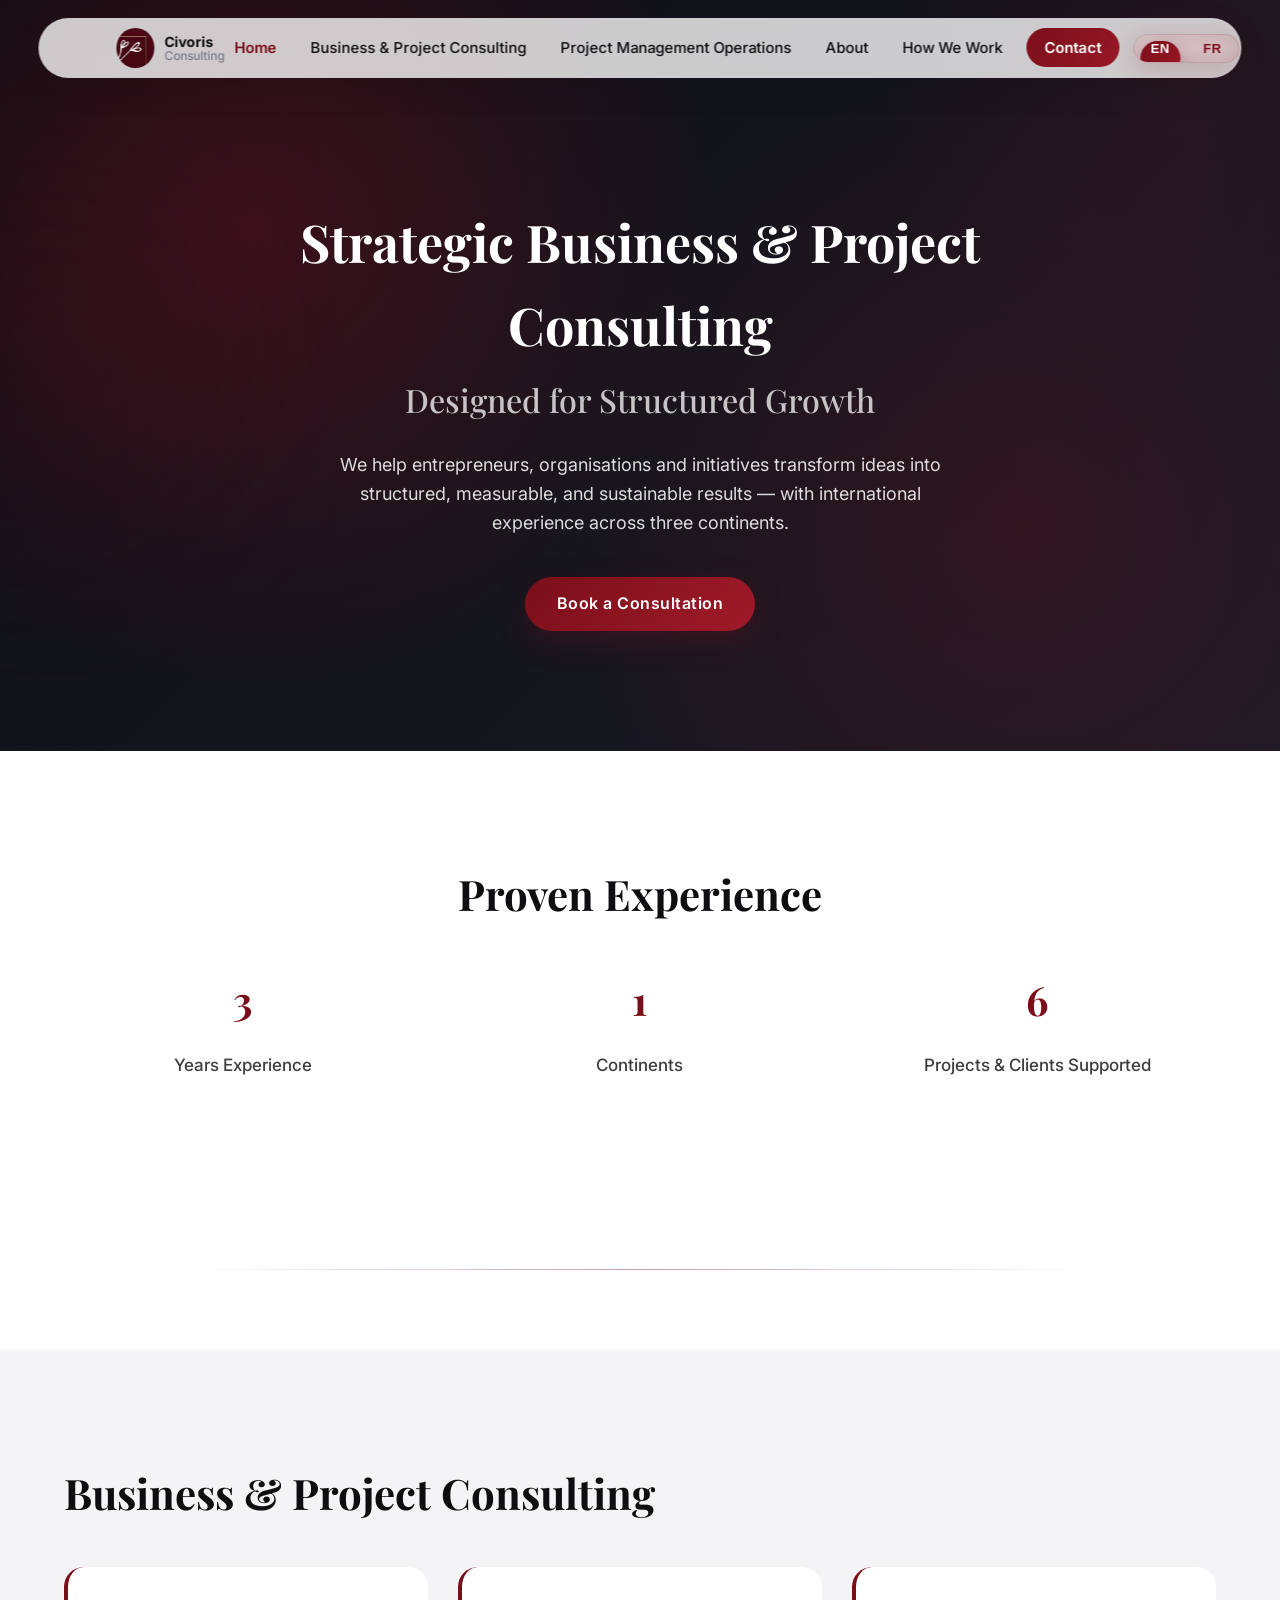
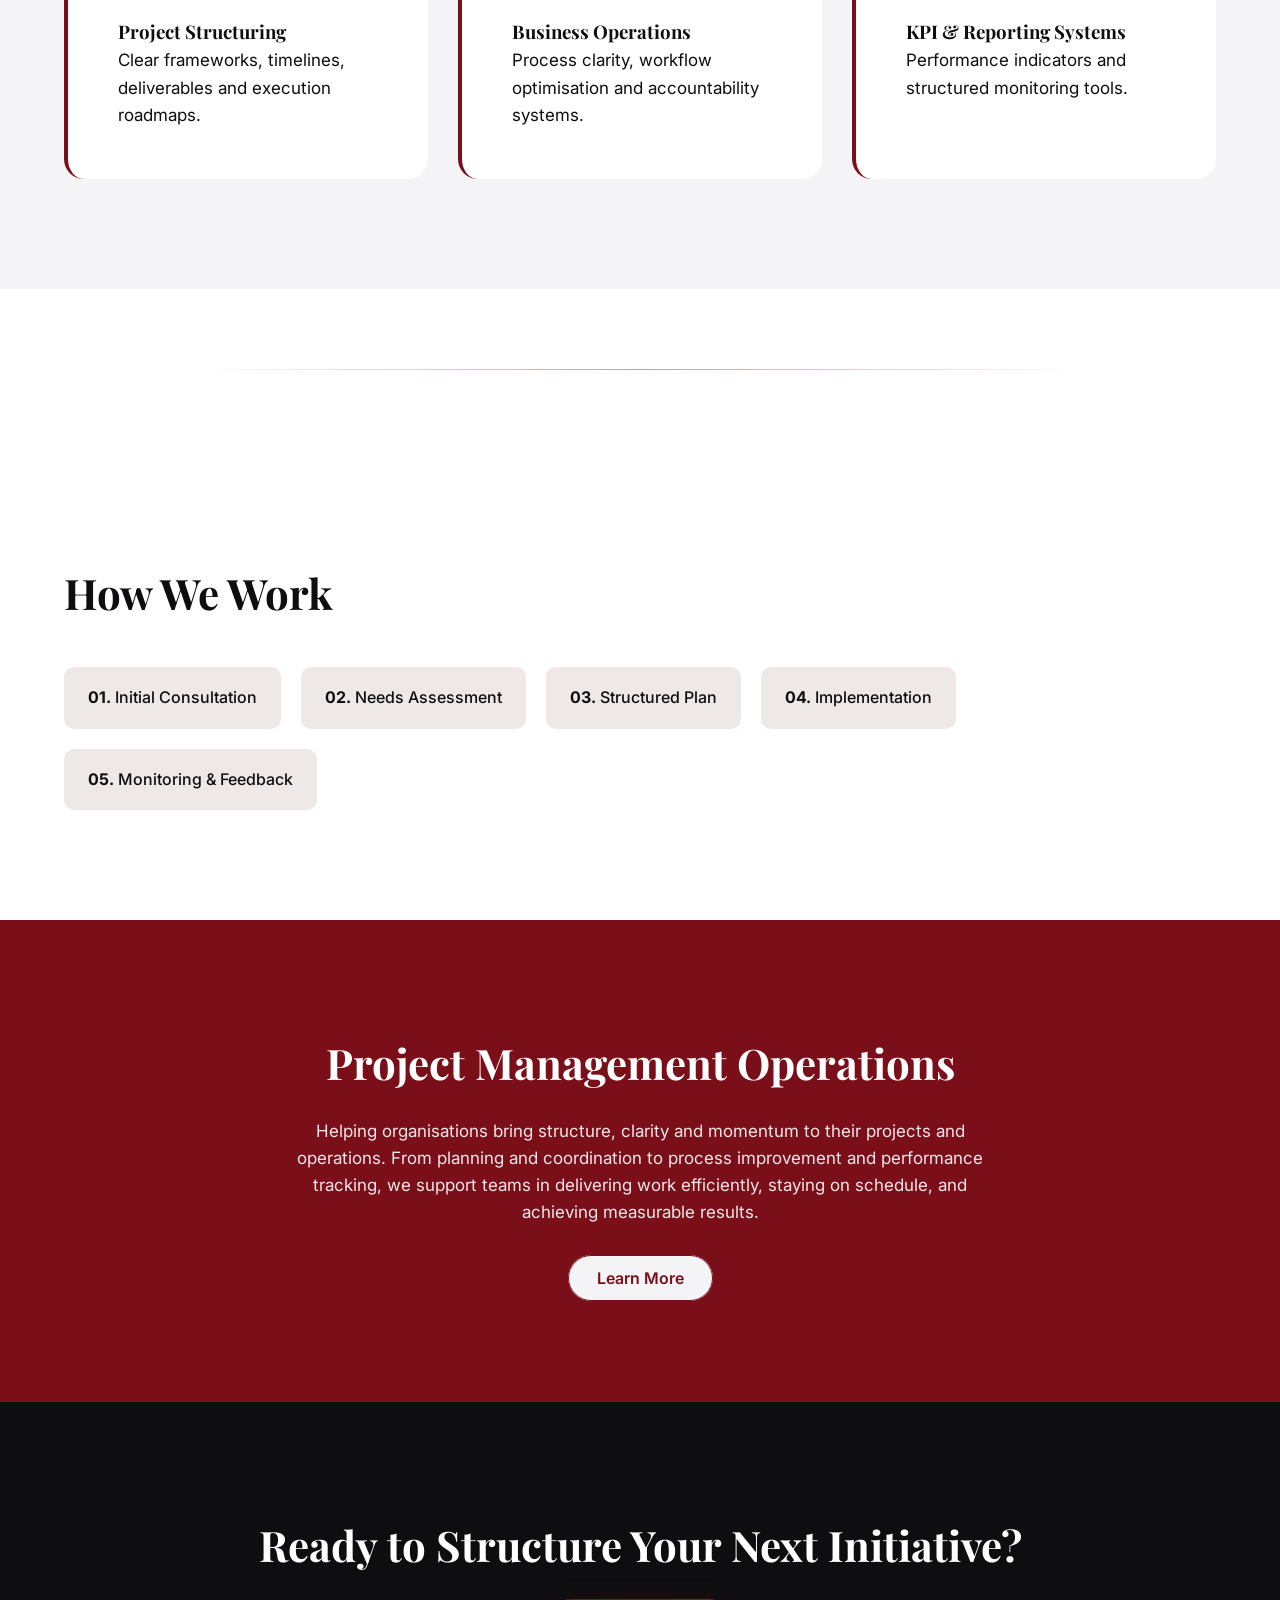
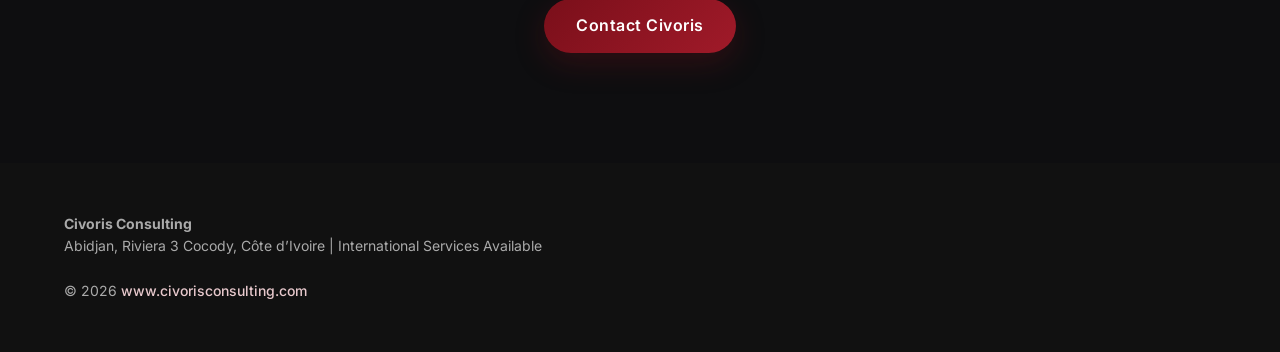
<file: index.html>
<!DOCTYPE html>
<html lang="en">
<head>

<meta charset="UTF-8">
<meta name="viewport" content="width=device-width, initial-scale=1.0">

<!-- Prevent clickjacking -->
    <meta http-equiv="X-Frame-Options" content="DENY">

    <!-- Prevent MIME-type sniffing -->
    <meta http-equiv="X-Content-Type-Options" content="nosniff">

    <!-- Basic XSS protection -->
    <meta http-equiv="X-XSS-Protection" content="1; mode=block">

    <!-- Referrer policy (privacy) -->
    <meta name="referrer" content="no-referrer">

<title>Civoris Consulting</title>
    <link rel="stylesheet" href="style.css?v=2">


<link href="https://fonts.googleapis.com/css2?family=Inter:wght@300;400;500;600;700&family=Playfair+Display:wght@600;700&display=swap" rel="stylesheet">
<link rel="icon" type="image/png" href="/home_images/civoris_logo.jpeg">
<meta name="theme-color" content="#7a0f1a">

</head>
<body>
    <!-- HEADER -->
    <header>

<nav id="navbar">

<div class="container nav-container">

<div class="logo">
<a href="index.html" class="logo-link">
<img src="/home_images/civoris_logo.jpeg" alt="Civoris Consulting Logo">
<div class="logo-text">
<span class="brand-main">Civoris</span>
<span class="brand-sub">Consulting</span>
</div>
</a>
</div>

<ul>
<li><a class="nav-link active" href="#" data-i18n="navHome">Home</a></li>
<li><a class="nav-link" href="business_and_project_consulting/business.html" data-i18n="navBusiness">Business & Project Consulting</a></li>
<li><a class="nav-link" href="Project_Management_Operations/civoris.html" data-i18n="navOperations">Project Management Operations</a></li>
<li><a class="nav-link" href="about/about.html" data-i18n="navAbout">About</a></li>
<li><a class="nav-link" href="how_it_works/how.html" data-i18n="navHow">How We Work</a></li>
<li><a class="nav-contact" href="contact/contact.html" data-i18n="navContact">Contact</a></li>

<li>
<button type="button" class="lang-switch" id="langToggle">
<div class="lang-track">
<div class="lang-thumb"></div>
<span class="lang-option active-lang">EN</span>
<span class="lang-option">FR</span>
</div>
</button>
</li>

</ul>

<button class="hamburger" id="hamb" aria-label="Open mobile menu" aria-expanded="false">
<span class="bar" aria-hidden="true"></span>
</button>

</div>
</nav>

    </header>

    <!-- MOBILE NAV PANEL -->
    <div id="mobilePanel" aria-hidden="true">

<nav class="mobile-nav">

<a href="index.html" class="mobile-link active-mobile" data-i18n="navHome">Home</a>

<a href="business_and_project_consulting/business.html" class="mobile-link" data-i18n="navBusiness">Business & Project Consulting</a>

<a href="Project_Management_Operations/civoris.html" class="mobile-link" data-i18n="navOperations">Project Management Operations</a>

<a href="about/about.html" class="mobile-link" data-i18n="navAbout">About</a>

<a href="how_it_works/how.html" class="mobile-link" data-i18n="navHow">How We Work</a>

<a href="contact/contact.html" class="mobile-contact" data-i18n="navContact">Contact</a>

<button type="button" class="mobile-lang" id="mobileLangToggle">🌐 EN / FR</button>

</nav>
</div>


    <!-- HERO -->
    <main>
<section class="hero">
  <div class="container fade-in">
    <h1><span data-i18n="heroTitleLine1">Strategic Business & Project Consulting</span><span class="hero-subline" data-i18n="heroTitleLine2">Designed for Structured Growth</span></h1>
    <p data-i18n="heroText">We help entrepreneurs, organisations and initiatives transform ideas into structured, measurable, and sustainable results — with international experience across three continents.</p>
    <a href="contact/contact.html" class="btn-primary" data-i18n="heroBtn">Book a Consultation</a>
  </div>
</section>
<!-- KPI SECTION -->
<section class="kpi">
  <div class="container fade-in">
    <h2 data-i18n="kpiTitle">Proven Experience</h2>
    <div class="kpi-grid">
      <div class="kpi-item">
        <h2 class="counter" data-target="10">0</h2>
        <p data-i18n="kpiLabel1">Years Experience</p>
      </div>
      <div class="kpi-item">
        <h2 class="counter" data-target="3">0</h2>
        <p data-i18n="kpiLabel2">Continents</p>
      </div>
      <div class="kpi-item">
        <h2 class="counter" data-target="20">0</h2>
        <p data-i18n="kpiLabel3">Projects & Clients Supported</p>
      </div>
    </div>
  </div>
</section>
<div class="divider"></div>
<!-- SERVICES -->
<section class="services">
  <div class="container fade-in">
    <h2 data-i18n="servicesTitle">Business & Project Consulting</h2>
    <div class="service-grid">
      <div class="service-card">
        <h3 data-i18n="service1Title">Project Structuring</h3>
        <p data-i18n="service1Text">Clear frameworks, timelines, deliverables and execution roadmaps.</p>
      </div>
      <div class="service-card">
        <h3 data-i18n="service2Title">Business Operations</h3>
        <p data-i18n="service2Text">Process clarity, workflow optimisation and accountability systems.</p>
      </div>
      <div class="service-card">
        <h3 data-i18n="service3Title">KPI & Reporting Systems</h3>
        <p data-i18n="service3Text">Performance indicators and structured monitoring tools.</p>
      </div>
    </div>
  </div>
</section>
<div class="divider"></div>
<!-- HOW WE WORK -->
<section class="process">
  <div class="container fade-in">
    <h2 data-i18n="processTitle">How We Work</h2>
    <div class="process-steps">
      <div class="step"><strong>01.</strong> <span data-i18n="processStep1">Initial Consultation</span></div>
      <div class="step"><strong>02.</strong> <span data-i18n="processStep2">Needs Assessment</span></div>
      <div class="step"><strong>03.</strong> <span data-i18n="processStep3">Structured Plan</span></div>
      <div class="step"><strong>04.</strong> <span data-i18n="processStep4">Implementation</span></div>
      <div class="step"><strong>05.</strong> <span data-i18n="processStep5">Monitoring & Feedback</span></div>
    </div>
  </div>
</section>

<!-- TEACHING -->
<section class="teaching">
  <div class="container fade-in">
    <h2 data-i18n="teachingTitle">Project Management Operations</h2>
    <p data-i18n="teachingText">Helping organisations bring structure, clarity and momentum to their projects and operations. 
      From planning and coordination to process improvement and performance tracking, 
      we support teams in delivering work efficiently, staying on schedule, and achieving measurable results.</p>
    <a href="Project_Management_Operations/civoris.html" class="btn-outline" data-i18n="teachingBtn">Learn More</a>
  </div>
</section>
<!-- CTA -->
<section class="cta">
  <div class="container fade-in">
    <h2 data-i18n="ctaTitle">Ready to Structure Your Next Initiative?</h2>
    <a href="contact/contact.html" class="btn-primary" data-i18n="ctaBtn">Contact Civoris</a>
  </div>
</section>

<footer>
  <div class="container">
    <strong>Civoris Consulting</strong><br>
    Abidjan, Riviera 3 Cocody, Côte d’Ivoire | International Services Available<br><br>
    © 2026 <a href="https://www.civorisconsulting.com">www.civorisconsulting.com</a>
  </div>
</footer>

</main>

    <script src="script.js?v=2"></script>

</body>
</html>
</file>
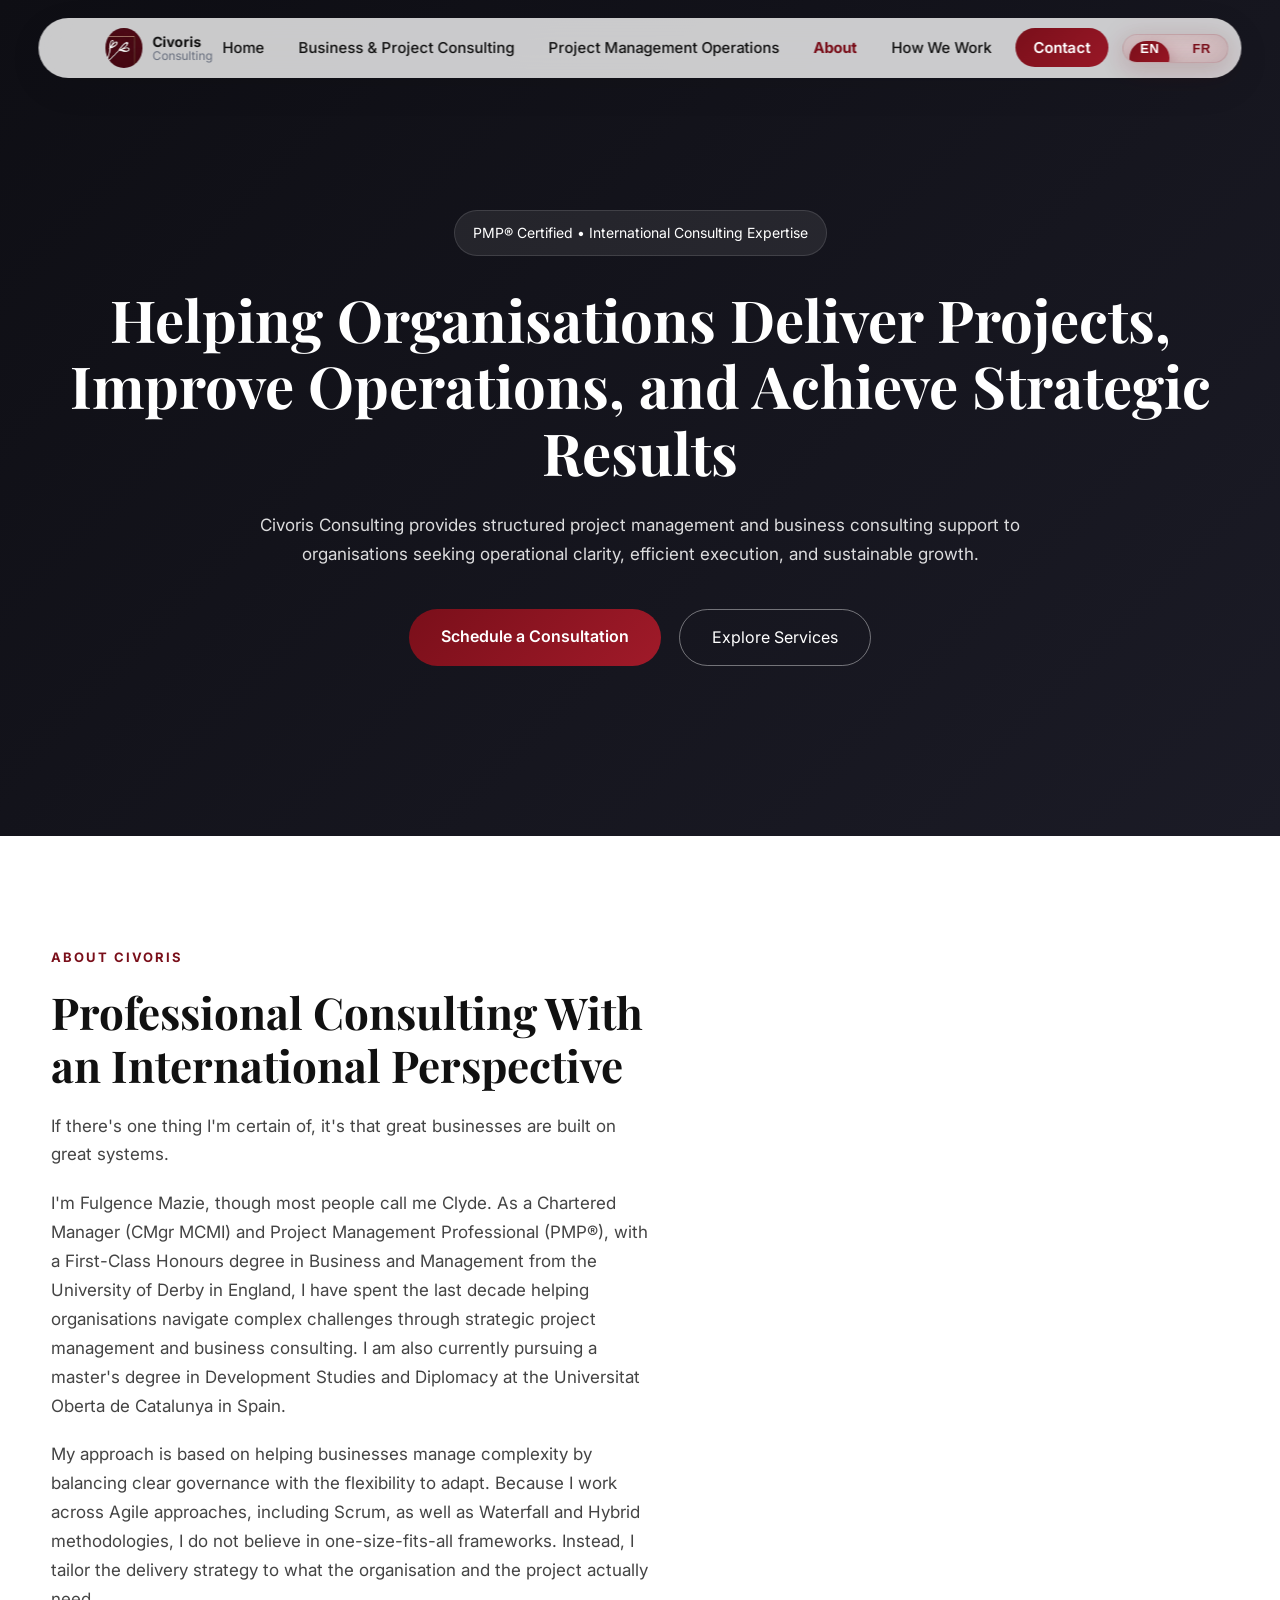
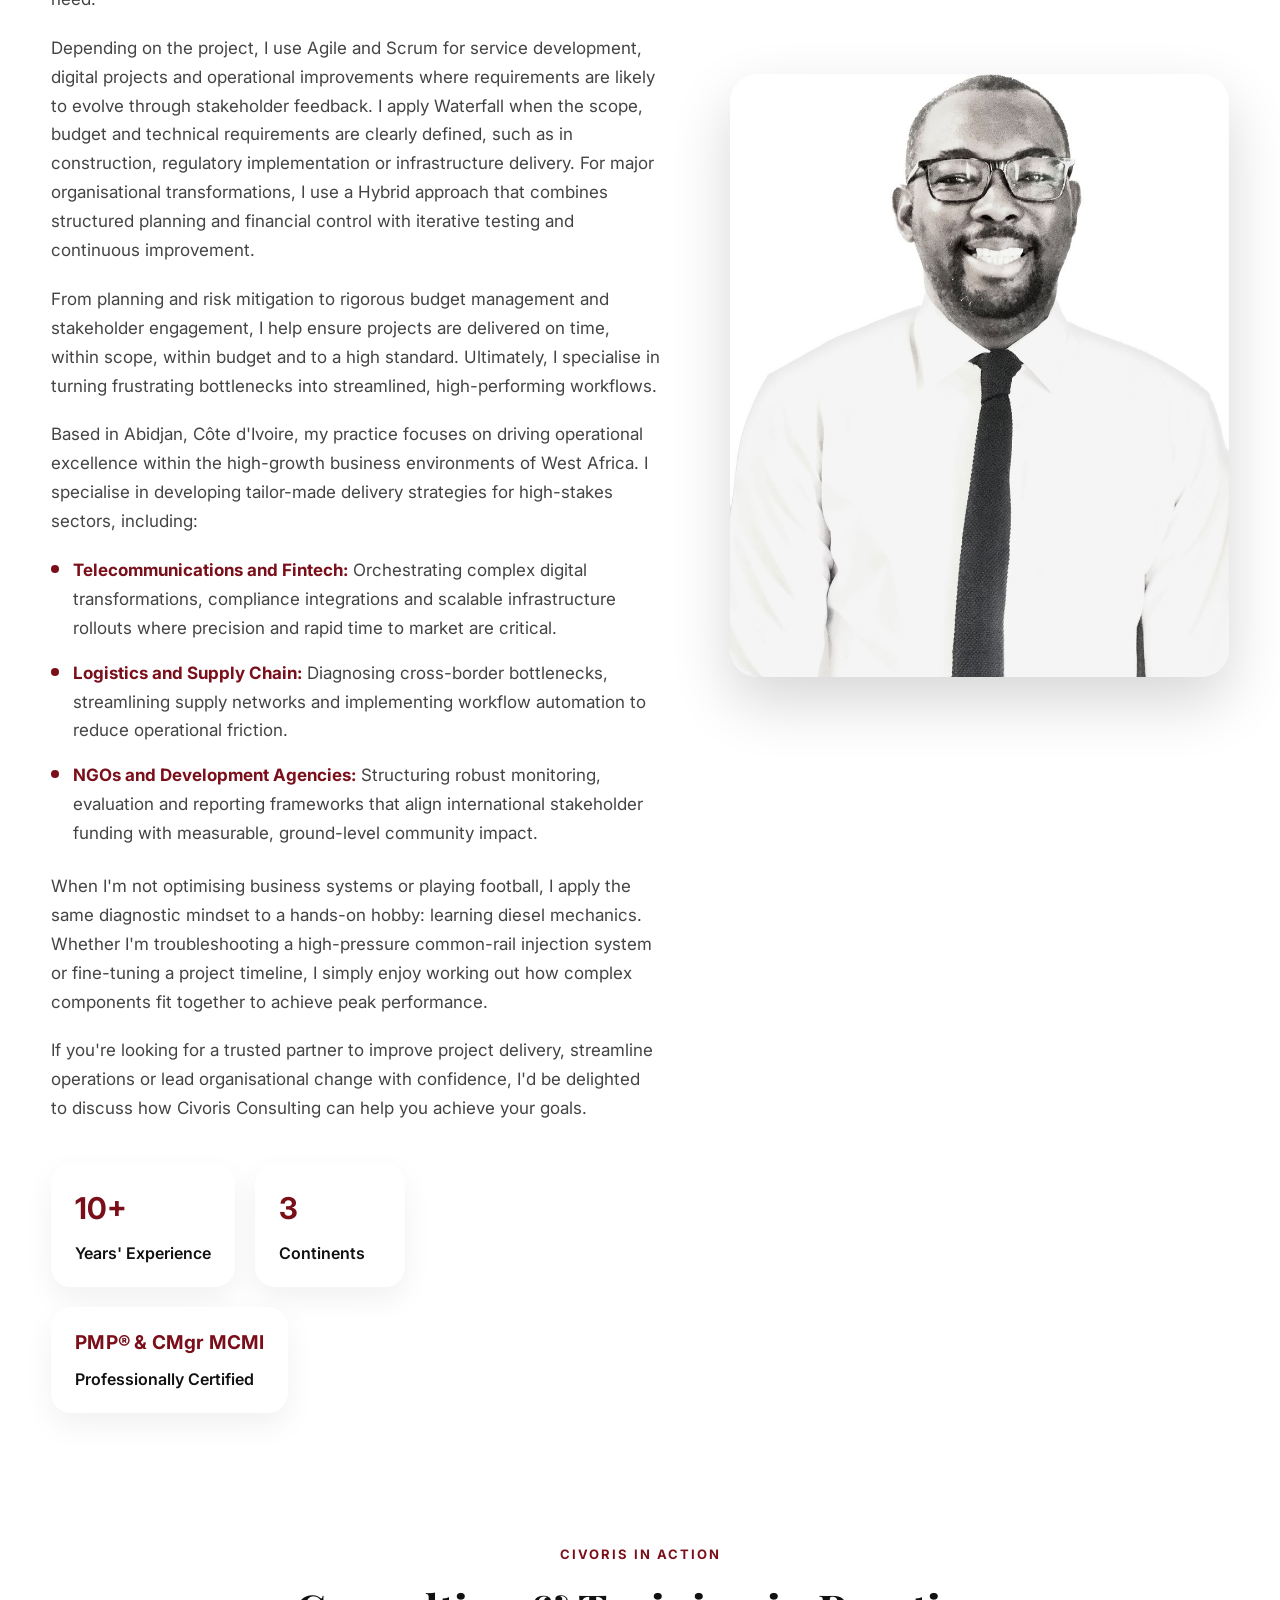
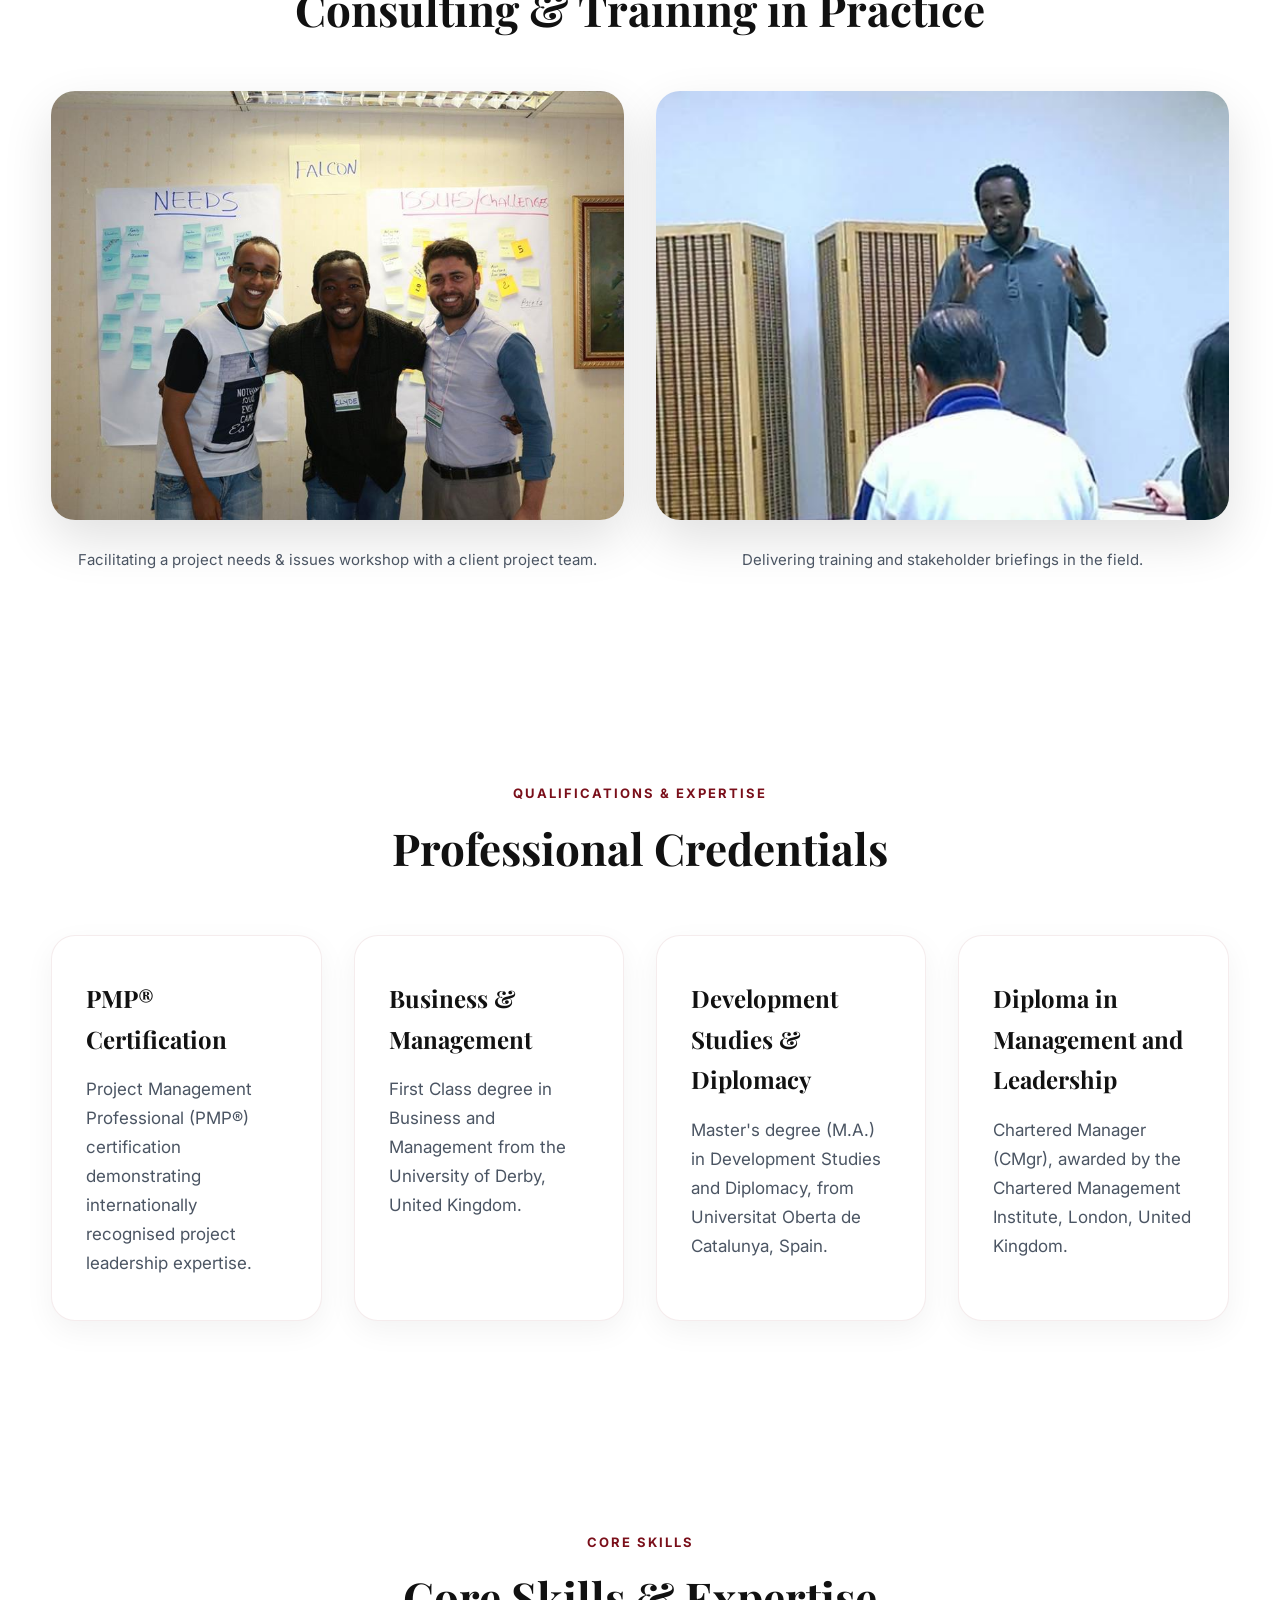
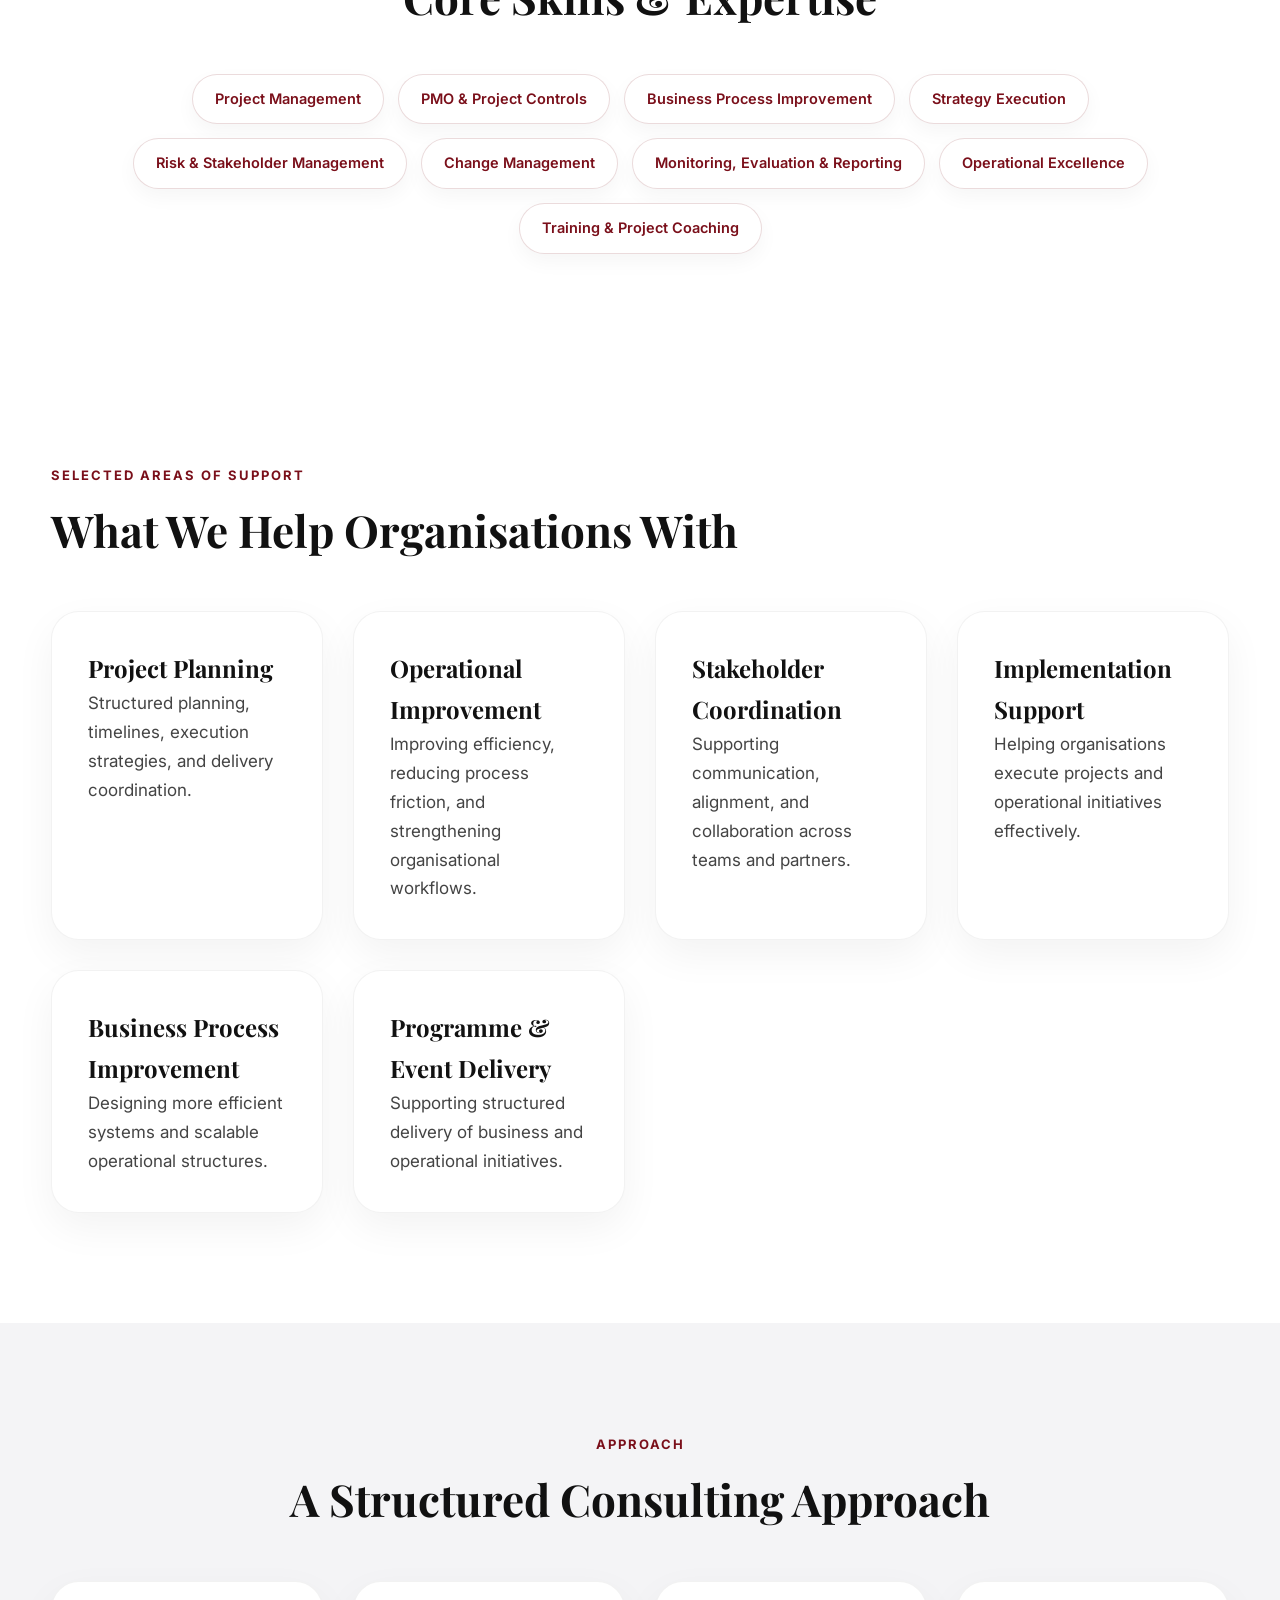
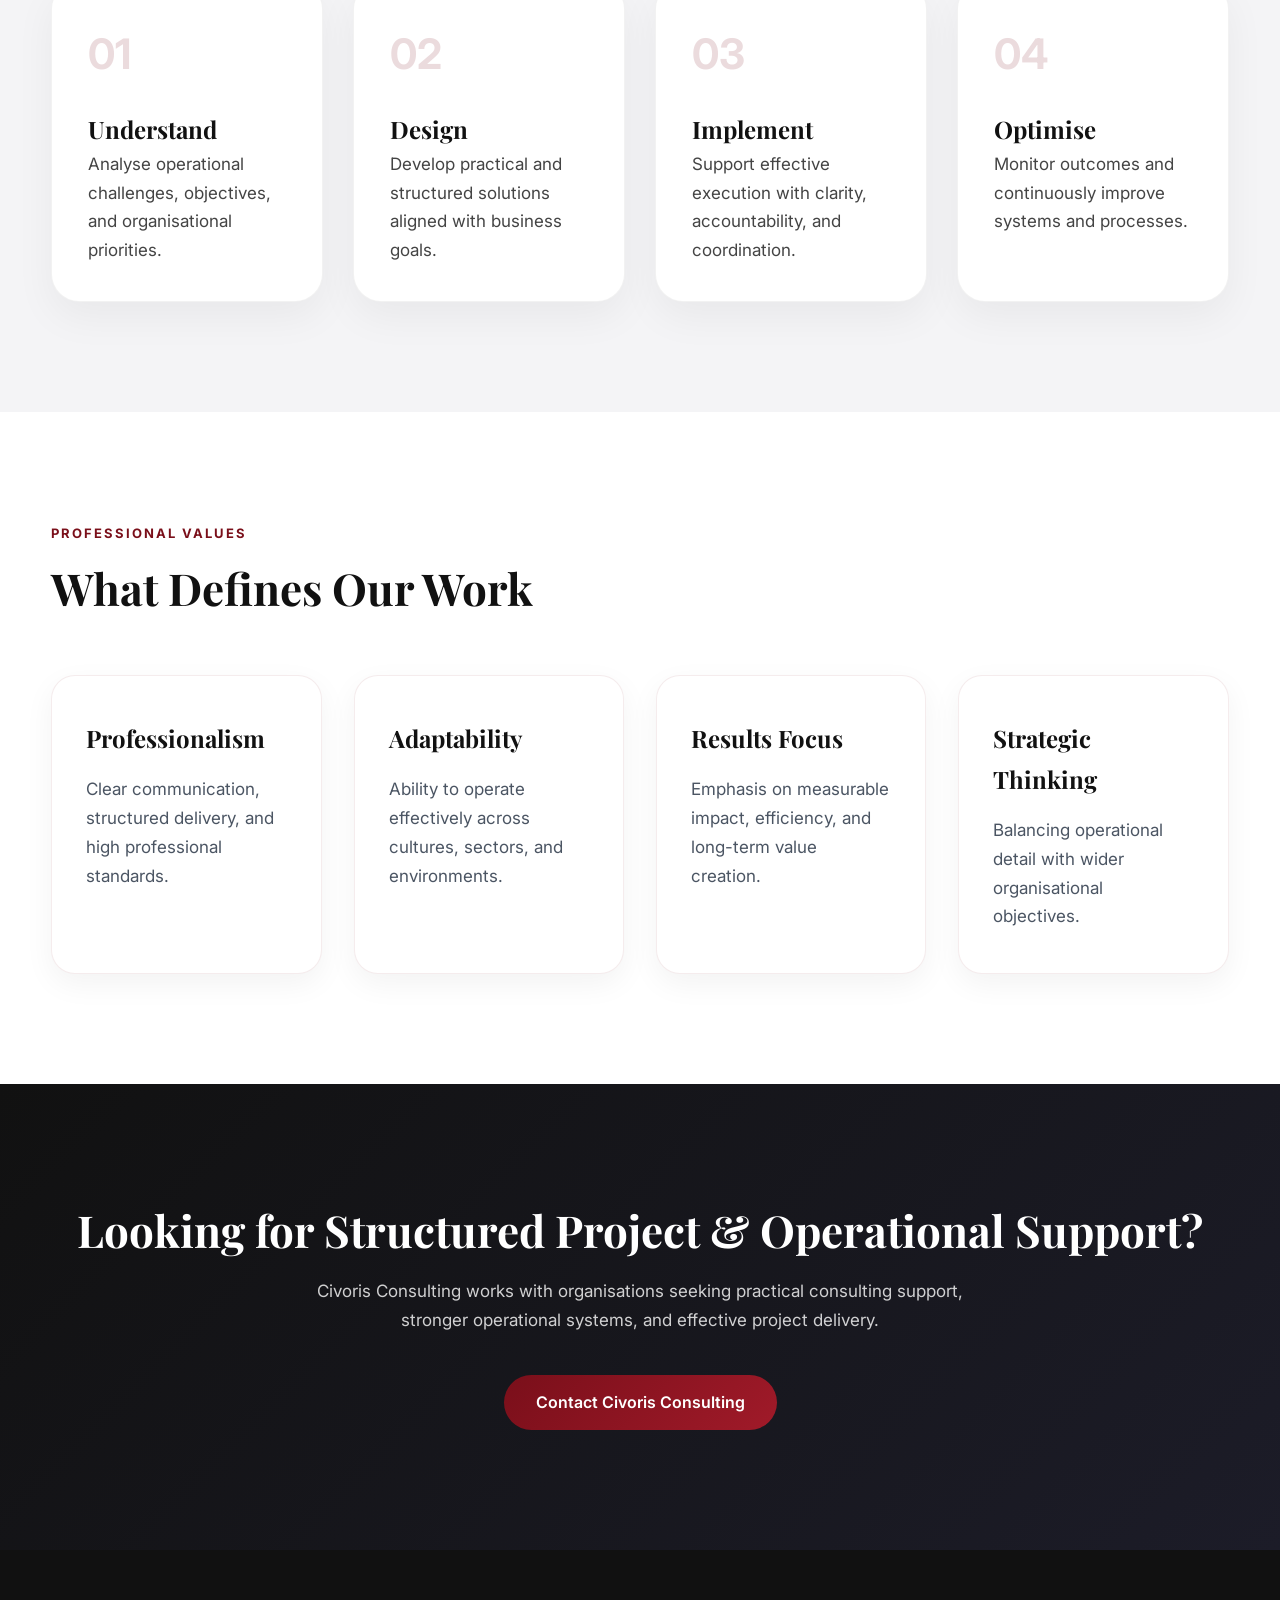
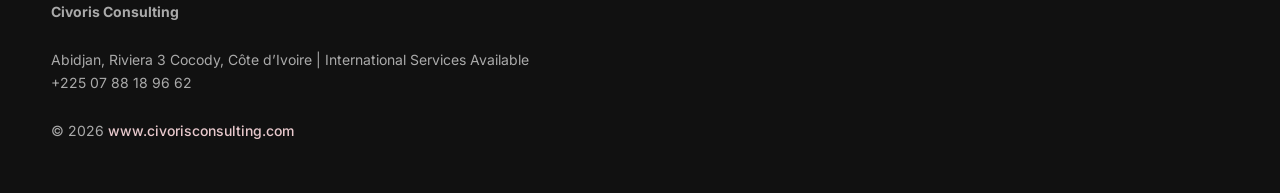
<file: about/about.html>
<!DOCTYPE html>
<html lang="en">

<head>

<meta charset="UTF-8">
<meta name="viewport" content="width=device-width, initial-scale=1.0">

<title>
About | Civoris Consulting | Project Management & Business Consulting
</title>

<meta
name="description"
content="Learn more about Civoris Consulting and its PMP-certified project management and business consulting expertise helping organisations improve operations, project delivery, and strategic execution.">

<link
href="https://fonts.googleapis.com/css2?family=Inter:wght@300;400;500;600;700&family=Playfair+Display:wght@600;700&display=swap"
rel="stylesheet">

<link rel="stylesheet" href="style.css?v=5">

<link
rel="icon"
type="image/png"
href="/home_images/civoris_logo.jpeg">

</head>

<body>

<!-- HEADER -->
<header>

<nav id="navbar">

<div class="container nav-container">

<!-- LOGO -->
<div class="logo">

<a href="../index.html" class="logo-link">

<img
src="/home_images/civoris_logo.jpeg"
alt="Civoris Consulting Logo">

<div class="logo-text">

<span class="brand-main">
Civoris
</span>

<span class="brand-sub">
Consulting
</span>

</div>

</a>

</div>

<!-- NAVIGATION -->
<ul>

<li>
<a class="nav-link" href="../index.html" data-i18n="navHome">
Home
</a>
</li>

<li>
<a
class="nav-link"
href="../business_and_project_consulting/business.html"
data-i18n="navBusiness">

Business & Project Consulting

</a>
</li>

<li>
<a
class="nav-link"
href="../Project_Management_Operations/civoris.html"
data-i18n="navOperations">

Project Management Operations

</a>
</li>

<li>
<a class="nav-link active" href="#" data-i18n="navAbout">
About
</a>
</li>

<li>
<a
class="nav-link"
href="../how_it_works/how.html"
data-i18n="navHow">

How We Work

</a>
</li>

<li>

<a
class="nav-contact"
href="../contact/contact.html"
data-i18n="navContact">

Contact

</a>

</li>

<li>

<button
type="button"
class="lang-switch"
id="langToggle">

<div class="lang-track">

<div class="lang-thumb"></div>

<span class="lang-option active-lang">
EN
</span>

<span class="lang-option">
FR
</span>

</div>

</button>

</li>

</ul>

<!-- HAMBURGER -->
<button
class="hamburger"
id="hamb"
aria-label="Open mobile menu"
aria-expanded="false">

<span class="bar"></span>

</button>

</div>

</nav>

</header>

<!-- MOBILE MENU -->
<div id="mobilePanel" aria-hidden="true">

<nav class="mobile-nav">

<a
href="../index.html"
class="mobile-link"
data-i18n="navHome">

Home

</a>

<a
href="../business_and_project_consulting/business.html"
class="mobile-link"
data-i18n="navBusiness">

Business & Project Consulting

</a>

<a
href="../Project_Management_Operations/civoris.html"
class="mobile-link"
data-i18n="navOperations">

Project Management Operations

</a>

<a
href="../about/about.html"
class="mobile-link active-mobile"
data-i18n="navAbout">

About

</a>

<a
href="../how_it_works/how.html"
class="mobile-link"
data-i18n="navHow">

How We Work

</a>

<a
href="../contact/contact.html"
class="mobile-contact"
data-i18n="navContact">

Contact

</a>

<button
type="button"
class="mobile-lang"
id="mobileLangToggle">

🌐 EN / FR

</button>

</nav>

</div>

<main>

<!-- HERO -->
<section class="page-hero">

<div class="container fade-in">

<div
class="hero-badge"
data-i18n="heroBadge">

PMP® Certified • International Consulting Expertise

</div>

<h1 data-i18n="heroTitle">

Helping Organisations Deliver Projects,
Improve Operations,
and Achieve Strategic Results

</h1>

<p data-i18n="heroText">

Civoris Consulting provides structured project
management and business consulting support to
organisations seeking operational clarity,
efficient execution,
and sustainable growth.

</p>

<div class="hero-actions">

<a
href="../contact/contact.html"
class="btn-primary"
data-i18n="heroBtn1">

Schedule a Consultation

</a>

<a
href="../Project_Management_Operations/civoris.html"
class="btn-outline"
data-i18n="heroBtn2">

Explore Services

</a>

</div>

</div>

</section>

<!-- INTRO -->
<section class="intro-section">

<div class="container intro-grid fade-in">

<div class="intro-text">

<div
class="section-tag"
data-i18n="aboutTag">

ABOUT CIVORIS

</div>

<h2 data-i18n="introTitle">

Professional Consulting With an International Perspective

</h2>

<p data-i18n="introText1">

If there's one thing I'm certain of, it's that great businesses are built on great systems.

</p>

<p data-i18n="introText2">

I'm Fulgence Mazie, though most people call me Clyde. As a Chartered Manager (CMgr MCMI) and Project Management Professional (PMP®), with a First-Class Honours degree in Business and Management from the University of Derby in England, I have spent the last decade helping organisations navigate complex challenges through strategic project management and business consulting. I am also currently pursuing a master's degree in Development Studies and Diplomacy at the Universitat Oberta de Catalunya in Spain.

</p>

<p data-i18n="introText3">

My approach is based on helping businesses manage complexity by balancing clear governance with the flexibility to adapt. Because I work across Agile approaches, including Scrum, as well as Waterfall and Hybrid methodologies, I do not believe in one-size-fits-all frameworks. Instead, I tailor the delivery strategy to what the organisation and the project actually need.

</p>

<p data-i18n="introText3b">

Depending on the project, I use Agile and Scrum for service development, digital projects and operational improvements where requirements are likely to evolve through stakeholder feedback. I apply Waterfall when the scope, budget and technical requirements are clearly defined, such as in construction, regulatory implementation or infrastructure delivery. For major organisational transformations, I use a Hybrid approach that combines structured planning and financial control with iterative testing and continuous improvement.

</p>

<p data-i18n="introText3c">

From planning and risk mitigation to rigorous budget management and stakeholder engagement, I help ensure projects are delivered on time, within scope, within budget and to a high standard. Ultimately, I specialise in turning frustrating bottlenecks into streamlined, high-performing workflows.

</p>

<p data-i18n="introText3d">

Based in Abidjan, Côte d'Ivoire, my practice focuses on driving operational excellence within the high-growth business environments of West Africa. I specialise in developing tailor-made delivery strategies for high-stakes sectors, including:

</p>

<ul class="sector-list">

<li class="sector-item">
<strong data-i18n="sector1Name">Telecommunications and Fintech:</strong>
<span data-i18n="sector1Desc"> Orchestrating complex digital transformations, compliance integrations and scalable infrastructure rollouts where precision and rapid time to market are critical.</span>
</li>

<li class="sector-item">
<strong data-i18n="sector2Name">Logistics and Supply Chain:</strong>
<span data-i18n="sector2Desc"> Diagnosing cross-border bottlenecks, streamlining supply networks and implementing workflow automation to reduce operational friction.</span>
</li>

<li class="sector-item">
<strong data-i18n="sector3Name">NGOs and Development Agencies:</strong>
<span data-i18n="sector3Desc"> Structuring robust monitoring, evaluation and reporting frameworks that align international stakeholder funding with measurable, ground-level community impact.</span>
</li>

</ul>

<p data-i18n="introText4">

When I'm not optimising business systems or playing football, I apply the same diagnostic mindset to a hands-on hobby: learning diesel mechanics. Whether I'm troubleshooting a high-pressure common-rail injection system or fine-tuning a project timeline, I simply enjoy working out how complex components fit together to achieve peak performance.

</p>

<p data-i18n="introText5">

If you're looking for a trusted partner to improve project delivery, streamline operations or lead organisational change with confidence, I'd be delighted to discuss how Civoris Consulting can help you achieve your goals.

</p>

<div class="credibility-strip">

<div class="credibility-item">

<span>
10+
</span>

<div data-i18n="cred1">
Years' Experience
</div>

</div>

<div class="credibility-item">

<span>
3
</span>

<div data-i18n="cred2">
Continents
</div>

</div>

<div class="credibility-item">

<span class="credibility-value-sm">
PMP® & CMgr MCMI
</span>

<div data-i18n="cred3">
Professionally Certified
</div>

</div>

</div>

</div>

<div class="founder-img-wrap">

<img
src="about_images/founder_portrait.jpg"
alt="Fulgence \"Clyde\" Mazie, Founder of Civoris Consulting">

</div>

</div>

</section>

<!-- IN ACTION GALLERY -->
<section class="gallery-section">

<div class="container fade-in">

<div
class="section-tag center"
data-i18n="galleryTag">

CIVORIS IN ACTION

</div>

<h2
class="center-title"
data-i18n="galleryTitle">

Consulting & Training in Practice

</h2>

<div class="gallery-grid">

<div class="gallery-item">

<img
src="about_images/in_action_workshop.jpeg"
alt="Fulgence &quot;Clyde&quot; Mazie facilitating a project needs and issues workshop">

<p data-i18n="gallery1Caption">
Facilitating a project needs & issues workshop with a client project team.
</p>

</div>

<div class="gallery-item">

<img
class="face-top"
src="about_images/in_action_training.jpeg"
alt="Fulgence &quot;Clyde&quot; Mazie delivering a training session">

<p data-i18n="gallery2Caption">
Delivering training and stakeholder briefings in the field.
</p>

</div>

</div>

</div>

</section>

<!-- QUALIFICATIONS -->
<section class="qualifications">

<div class="container fade-in">

<div
class="section-tag center"
data-i18n="qualificationsTag">

QUALIFICATIONS & EXPERTISE

</div>

<h2
class="center-title"
data-i18n="qualificationsTitle">

Professional Credentials

</h2>

<div class="values-grid">

<div class="value-box">

<h3 data-i18n="qual1Title">
PMP® Certification
</h3>

<p data-i18n="qual1Text">
Project Management Professional certification demonstrating internationally recognised project leadership expertise.
</p>

</div>

<div class="value-box">

<h3 data-i18n="qual2Title">
Business & Management
</h3>

<p data-i18n="qual2Text">
First Class degree in Business and Management from the University of Derby, United Kingdom.
</p>

</div>

<div class="value-box">

<h3 data-i18n="qual4Title">
Development Studies & Diplomacy
</h3>

<p data-i18n="qual4Text">
Master's degree (M.A.) in Development Studies and Diplomacy, from Universitat Oberta de Catalunya, Spain.
</p>

</div>

<div class="value-box">

<h3 data-i18n="qual3Title">
Diploma in Management and Leadership
</h3>

<p data-i18n="qual3Text">
Chartered Manager (CMgr), awarded by the Chartered Management Institute, London, United Kingdom.
</p>

</div>

</div>

</div>

</section>

<!-- CORE SKILLS -->
<section class="skills-section">

<div class="container fade-in">

<div
class="section-tag center"
data-i18n="skillsTag">

CORE SKILLS

</div>

<h2
class="center-title"
data-i18n="skillsTitle">

Core Skills & Expertise

</h2>

<div class="skills-grid">

<span class="skill-pill" data-i18n="skill1">Project Management</span>
<span class="skill-pill" data-i18n="skill2">PMO & Project Controls</span>
<span class="skill-pill" data-i18n="skill3">Business Process Improvement</span>
<span class="skill-pill" data-i18n="skill4">Strategy Execution</span>
<span class="skill-pill" data-i18n="skill5">Risk & Stakeholder Management</span>
<span class="skill-pill" data-i18n="skill6">Change Management</span>
<span class="skill-pill" data-i18n="skill7">Monitoring, Evaluation & Reporting</span>
<span class="skill-pill" data-i18n="skill8">Operational Excellence</span>
<span class="skill-pill" data-i18n="skill9">Training & Project Coaching</span>

</div>

</div>

</section>

<!-- SUPPORT -->
<section>

<div class="container fade-in">

<div
class="section-tag"
data-i18n="supportTag">

SELECTED AREAS OF SUPPORT

</div>

<h2 data-i18n="supportTitle">

What We Help Organisations With

</h2>

<div class="support-grid">

<div class="support-card">

<h3 data-i18n="support1Title">
Project Planning
</h3>

<p data-i18n="support1Text">
Structured planning, timelines, execution strategies, and delivery coordination.
</p>

</div>

<div class="support-card">

<h3 data-i18n="support2Title">
Operational Improvement
</h3>

<p data-i18n="support2Text">
Improving efficiency, reducing process friction, and strengthening organisational workflows.
</p>

</div>

<div class="support-card">

<h3 data-i18n="support3Title">
Stakeholder Coordination
</h3>

<p data-i18n="support3Text">
Supporting communication, alignment, and collaboration across teams and partners.
</p>

</div>

<div class="support-card">

<h3 data-i18n="support4Title">
Implementation Support
</h3>

<p data-i18n="support4Text">
Helping organisations execute projects and operational initiatives effectively.
</p>

</div>

<div class="support-card">

<h3 data-i18n="support5Title">
Business Process Improvement
</h3>

<p data-i18n="support5Text">
Designing more efficient systems and scalable operational structures.
</p>

</div>

<div class="support-card">

<h3 data-i18n="support6Title">
Programme & Event Delivery
</h3>

<p data-i18n="support6Text">
Supporting structured delivery of business and operational initiatives.
</p>

</div>

</div>

</div>

</section>

<!-- APPROACH -->
<section class="approach-section">

<div class="container fade-in">

<div
class="section-tag center"
data-i18n="approachTag">

APPROACH

</div>

<h2
class="center-title"
data-i18n="approachTitle">

A Structured Consulting Approach

</h2>

<div class="approach-grid">

<div class="approach-step">

<div class="step-number">
01
</div>

<h3 data-i18n="step1Title">
Understand
</h3>

<p data-i18n="step1Text">
Analyse operational challenges, objectives, and organisational priorities.
</p>

</div>

<div class="approach-step">

<div class="step-number">
02
</div>

<h3 data-i18n="step2Title">
Design
</h3>

<p data-i18n="step2Text">
Develop practical and structured solutions aligned with business goals.
</p>

</div>

<div class="approach-step">

<div class="step-number">
03
</div>

<h3 data-i18n="step3Title">
Implement
</h3>

<p data-i18n="step3Text">
Support effective execution with clarity, accountability, and coordination.
</p>

</div>

<div class="approach-step">

<div class="step-number">
04
</div>

<h3 data-i18n="step4Title">
Optimise
</h3>

<p data-i18n="step4Text">
Monitor outcomes and continuously improve systems and processes.
</p>

</div>

</div>

</div>

</section>

<!-- VALUES -->
<section>

<div class="container fade-in">

<div
class="section-tag"
data-i18n="valuesTag">

PROFESSIONAL VALUES

</div>

<h2 data-i18n="valuesTitle">

What Defines Our Work

</h2>

<div class="values-grid">

<div class="value-box">

<h3 data-i18n="value1Title">
Professionalism
</h3>

<p data-i18n="value1Text">
Clear communication, structured delivery, and high professional standards.
</p>

</div>

<div class="value-box">

<h3 data-i18n="value2Title">
Adaptability
</h3>

<p data-i18n="value2Text">
Ability to operate effectively across cultures, sectors, and environments.
</p>

</div>

<div class="value-box">

<h3 data-i18n="value3Title">
Results Focus
</h3>

<p data-i18n="value3Text">
Emphasis on measurable impact, efficiency, and long-term value creation.
</p>

</div>

<div class="value-box">

<h3 data-i18n="value4Title">
Strategic Thinking
</h3>

<p data-i18n="value4Text">
Balancing operational detail with wider organisational objectives.
</p>

</div>

</div>

</div>

</section>

<!-- CTA -->
<section class="cta-section">

<div class="container fade-in">

<h2 data-i18n="ctaTitle">

Looking for Structured Project & Operational Support?

</h2>

<p data-i18n="ctaText">

Civoris Consulting works with organisations seeking practical consulting support, stronger operational systems, and effective project delivery.

</p>

<a
href="../contact/contact.html"
class="btn-primary"
data-i18n="ctaBtn">

Contact Civoris Consulting

</a>

</div>

</section>

<footer>

<div class="container">

<strong>
Civoris Consulting
</strong>

<br><br>

Abidjan, Riviera 3 Cocody, Côte d’Ivoire |
International Services Available

<br>

+225 07 88 18 96 62

<br><br>

© 2026 <a href="https://www.civorisconsulting.com">www.civorisconsulting.com</a>

</div>

</footer>

</main>

<script src="script.js?v=5"></script>

</body>
</html>
</file>
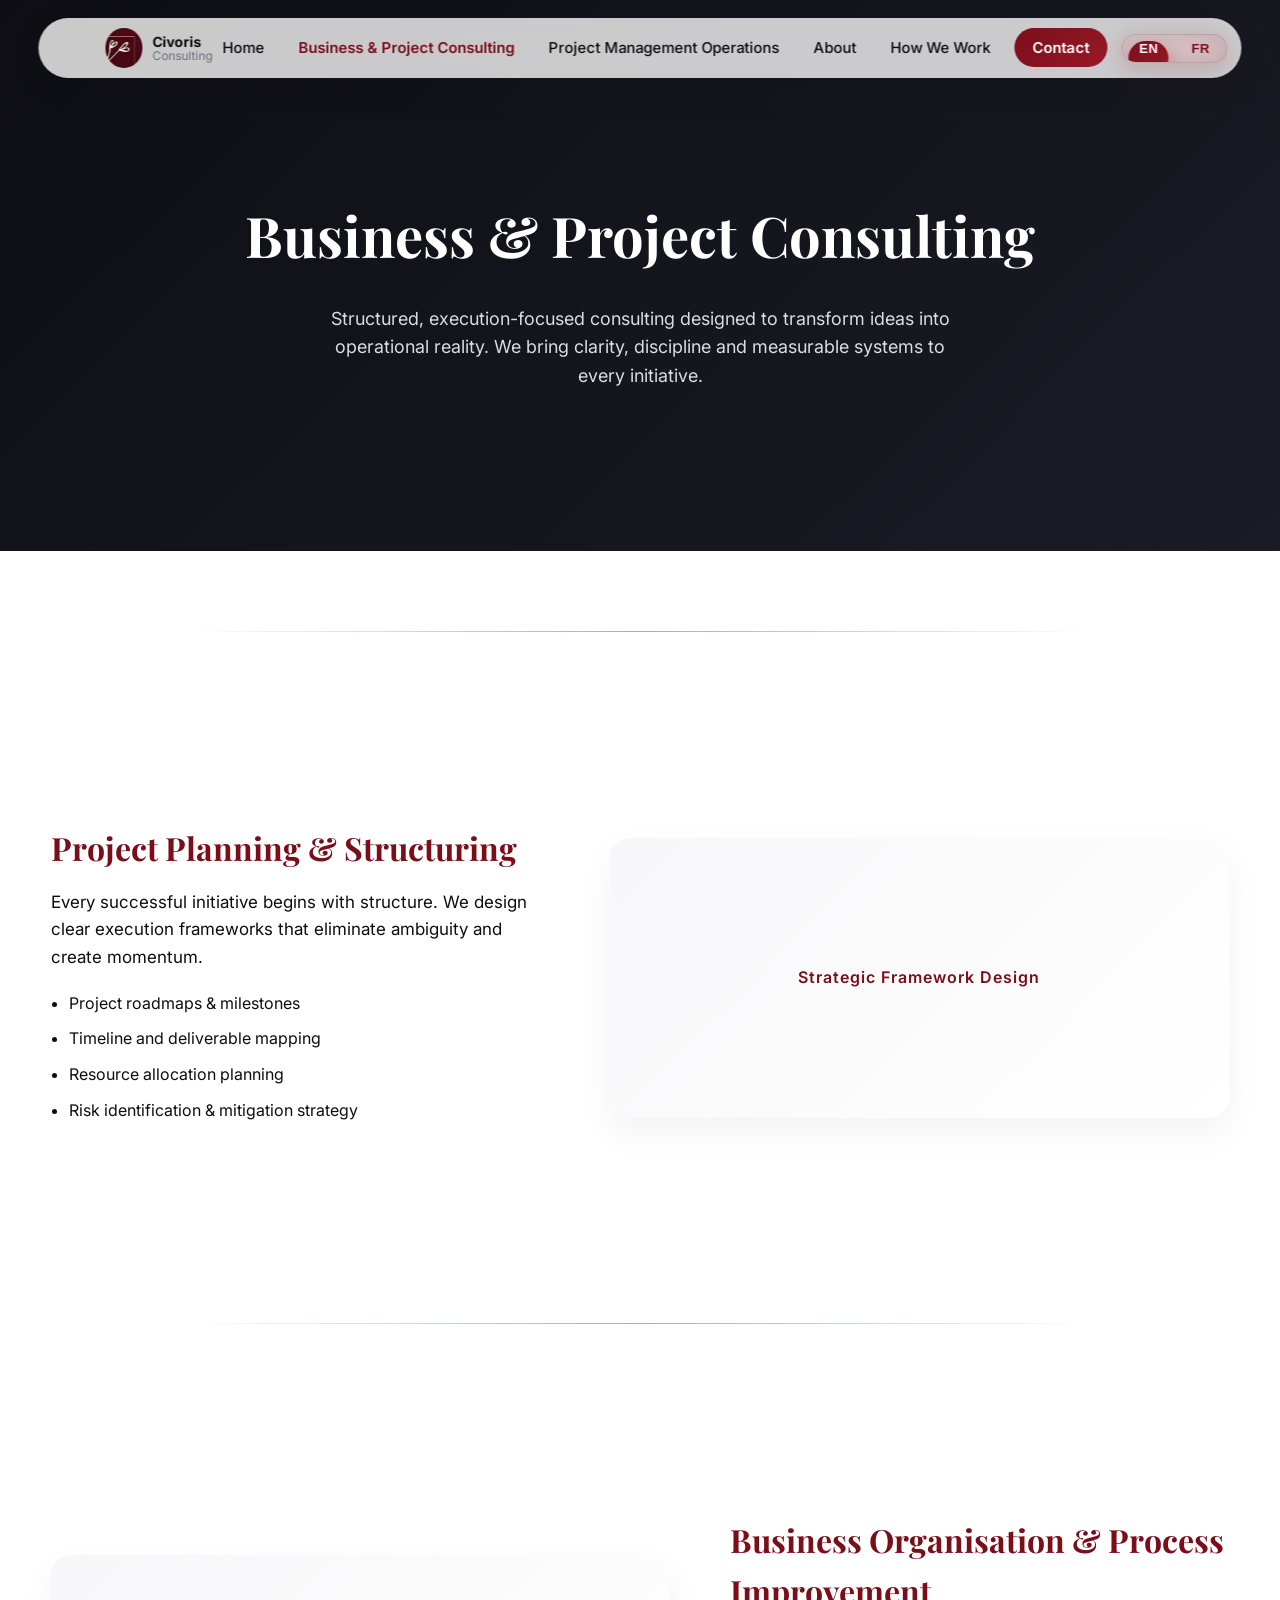
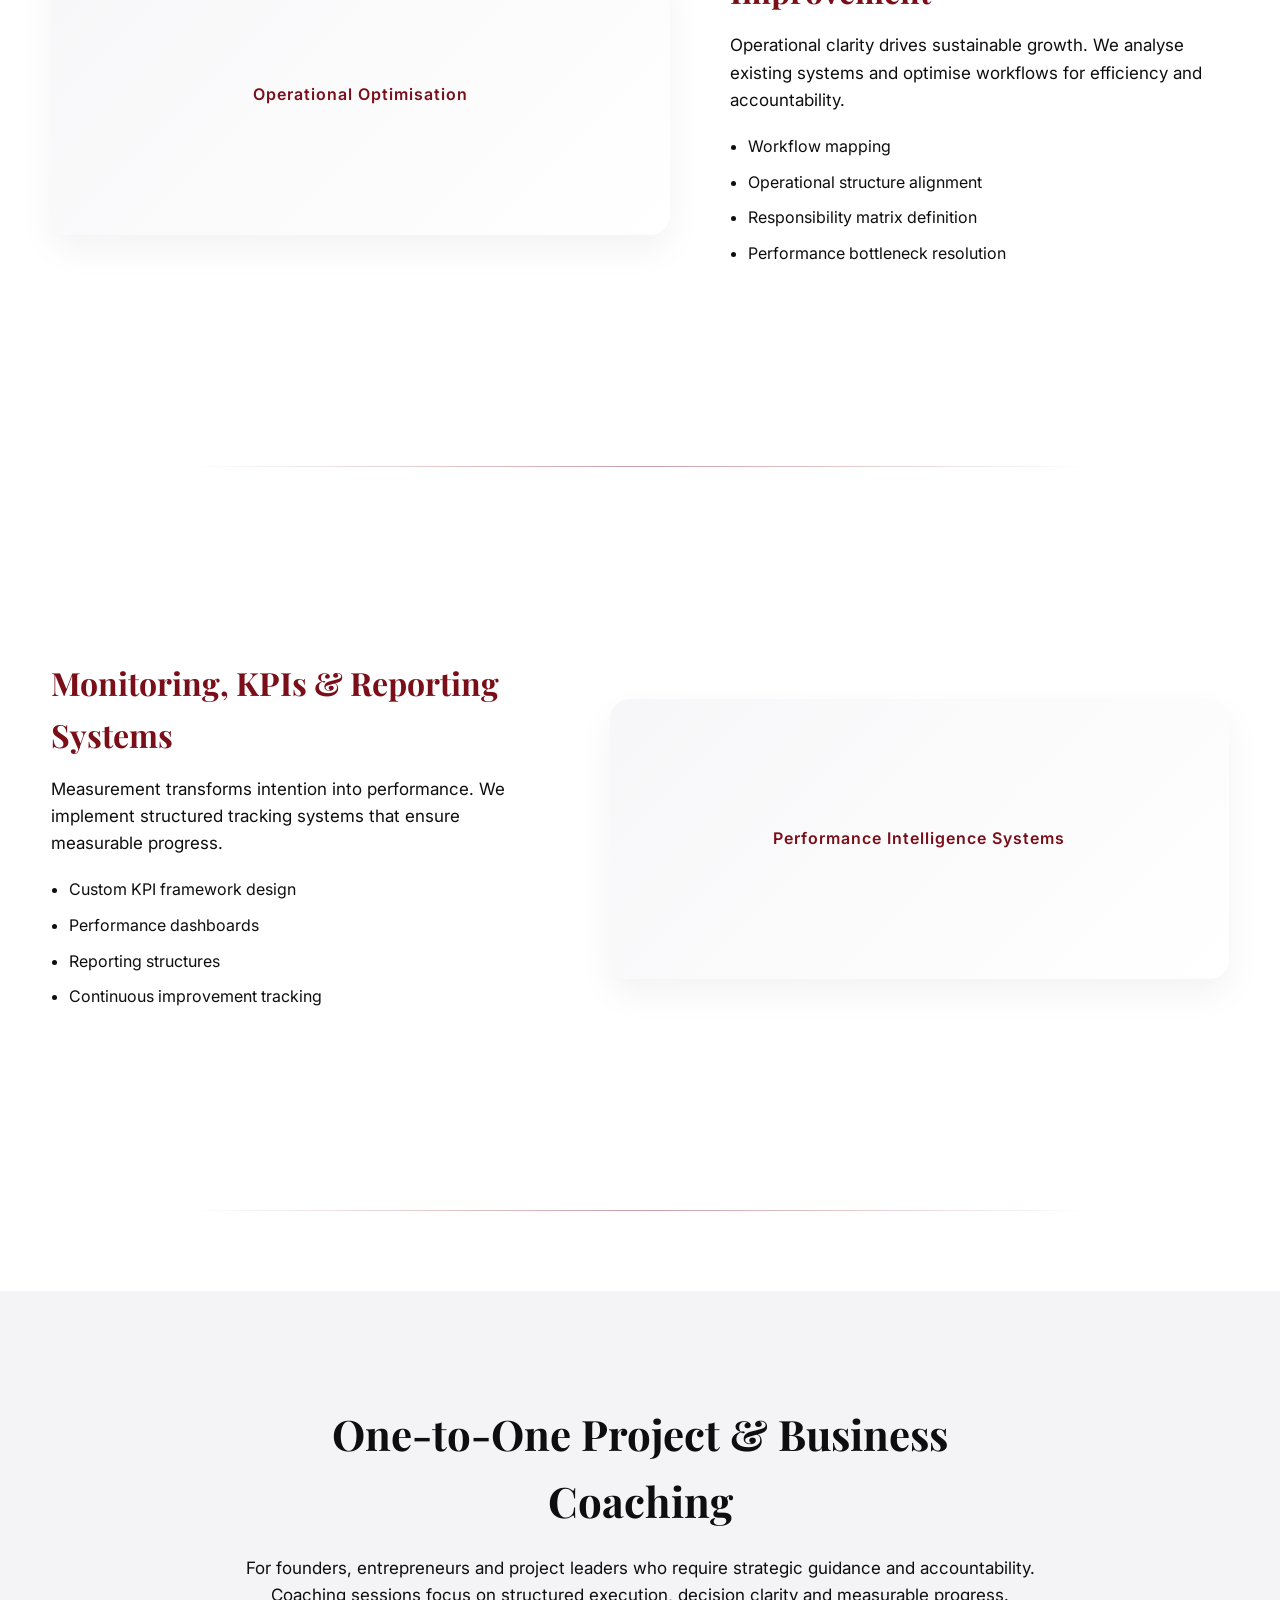
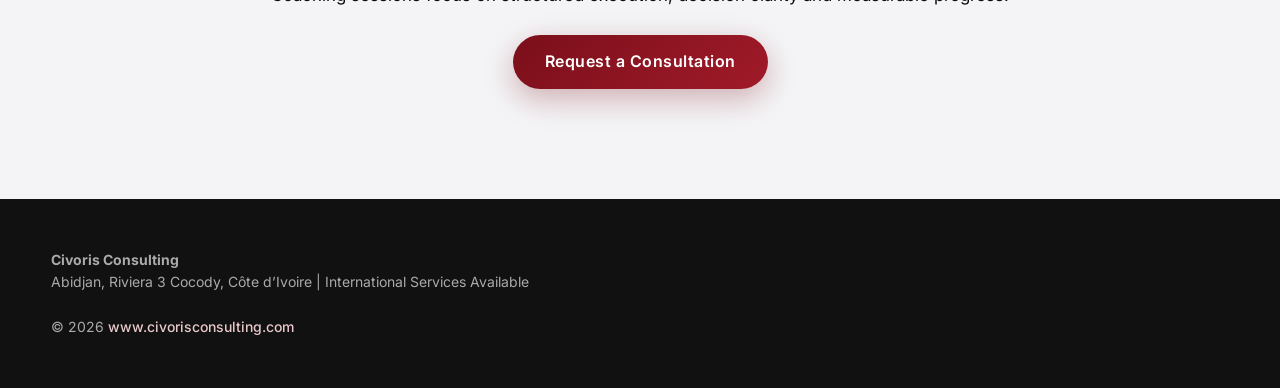
<file: business_and_project_consulting/business.html>
<!DOCTYPE html>
<html lang="en">
<head>
<meta charset="UTF-8">
<meta name="viewport" content="width=device-width, initial-scale=1.0">
<title>Business & Project Consulting | Civoris</title>

<link href="https://fonts.googleapis.com/css2?family=Inter:wght@300;400;500;600;700&family=Playfair+Display:wght@600;700&display=swap" rel="stylesheet">
  <link rel="stylesheet" href="style.css?v=2">

<link rel="icon" type="image/png" href="/home_images/civoris_logo.jpeg">
<meta name="theme-color" content="#7a0f1a">

</head>
<body>
    <!-- HEADER -->
    <header>

<nav id="navbar">

<div class="container nav-container">

<!-- LOGO -->
<div class="logo">

<a href="../index.html" class="logo-link">

<img src="/home_images/civoris_logo.jpeg" alt="Civoris Consulting Logo">

<div class="logo-text">
<span class="brand-main">Civoris</span>
<span class="brand-sub">Consulting</span>
</div>

</a>

</div>

<!-- NAVIGATION -->
<ul>

<li><a class="nav-link" href="../index.html" data-i18n="navHome">Home</a></li>

<li><a class="nav-link active" href="#" data-i18n="navBusiness">Business & Project Consulting</a></li>

<li><a class="nav-link" href="../Project_Management_Operations/civoris.html" data-i18n="navOperations">Project Management Operations</a></li>

<li><a class="nav-link" href="../about/about.html" data-i18n="navAbout">About</a></li>

<li><a class="nav-link" href="../how_it_works/how.html" data-i18n="navHow">How We Work</a></li>

<li><a class="nav-contact" href="../contact/contact.html" data-i18n="navContact">Contact</a></li>

<li>

<button type="button" class="lang-switch" id="langToggle">
<div class="lang-track">
<div class="lang-thumb"></div>
<span class="lang-option active-lang">EN</span>
<span class="lang-option">FR</span>
</div>
</button>

</li>

</ul>

<!-- HAMBURGER -->
<button class="hamburger" id="hamb" aria-label="Open mobile menu" aria-expanded="false">
<span class="bar" aria-hidden="true"></span>
</button>

</div>
</nav>

    </header>

    <!-- MOBILE NAV PANEL -->
    <div id="mobilePanel" aria-hidden="true">

<nav class="mobile-nav">

<a href="../index.html" class="mobile-link" data-i18n="navHome">Home</a>

<a href="../business_and_project_consulting/business.html" class="mobile-link active-mobile" data-i18n="navBusiness">Business & Project Consulting</a>

<a href="../Project_Management_Operations/civoris.html" class="mobile-link" data-i18n="navOperations">Project Management Operations</a>

<a href="../about/about.html" class="mobile-link" data-i18n="navAbout">About</a>

<a href="../how_it_works/how.html" class="mobile-link" data-i18n="navHow">How We Work</a>

<a href="../contact/contact.html" class="mobile-contact" data-i18n="navContact">Contact</a>

<button type="button" class="mobile-lang" id="mobileLangToggle">🌐 EN / FR</button>

</nav>

</div>

<!-- HERO -->
     <main>

<section class="page-hero">
  <div class="container fade-in">
    <h1 data-i18n="heroTitle">Business & Project Consulting</h1>
    <p data-i18n="heroText">Structured, execution-focused consulting designed to transform ideas into operational reality. We bring clarity, discipline and measurable systems to every initiative.</p>
  </div>
</section>

<div class="divider"></div>

<!-- PROJECT PLANNING -->
<section>
  <div class="container service-block fade-in">
    <div class="service-content">
      <h3 data-i18n="section1Title">Project Planning & Structuring</h3>
      <p data-i18n="section1Text">Every successful initiative begins with structure. We design clear execution frameworks that eliminate ambiguity and create momentum.</p>
      <ul>
        <li data-i18n="section1Item1">Project roadmaps & milestones</li>
        <li data-i18n="section1Item2">Timeline and deliverable mapping</li>
        <li data-i18n="section1Item3">Resource allocation planning</li>
        <li data-i18n="section1Item4">Risk identification & mitigation strategy</li>
      </ul>
    </div>
    <div class="service-visual" data-i18n="visual1">
      Strategic Framework Design
    </div>
  </div>
</section>

<div class="divider"></div>

<!-- BUSINESS ORGANISATION -->
<section>
  <div class="container service-block reverse fade-in">
    <div class="service-content">
      <h3 data-i18n="section2Title">Business Organisation & Process Improvement</h3>
      <p data-i18n="section2Text">Operational clarity drives sustainable growth. We analyse existing systems and optimise workflows for efficiency and accountability.</p>
      <ul>
        <li data-i18n="section2Item1">Workflow mapping</li>
        <li data-i18n="section2Item2">Operational structure alignment</li>
        <li data-i18n="section2Item3">Responsibility matrix definition</li>
        <li data-i18n="section2Item4">Performance bottleneck resolution</li>
      </ul>
    </div>
    <div class="service-visual" data-i18n="visual2">
      Operational Optimisation
    </div>
  </div>
</section>

<div class="divider"></div>

<!-- KPI & MONITORING -->
<section>
  <div class="container service-block fade-in">
    <div class="service-content">
      <h3 data-i18n="section3Title">Monitoring, KPIs & Reporting Systems</h3>
      <p data-i18n="section3Text">Measurement transforms intention into performance. We implement structured tracking systems that ensure measurable progress.</p>
      <ul>
        <li data-i18n="section3Item1">Custom KPI framework design</li>
        <li data-i18n="section3Item2">Performance dashboards</li>
        <li data-i18n="section3Item3">Reporting structures</li>
        <li data-i18n="section3Item4">Continuous improvement tracking</li>
      </ul>
    </div>
    <div class="service-visual" data-i18n="visual3">
      Performance Intelligence Systems
    </div>
  </div>
</section>

<div class="divider"></div>

<!-- COACHING -->
<section class="coaching">
  <div class="container fade-in coaching-box">
    <h2 data-i18n="coachingTitle">One-to-One Project & Business Coaching</h2>
    <p data-i18n="coachingText">For founders, entrepreneurs and project leaders who require strategic guidance and accountability. Coaching sessions focus on structured execution, decision clarity and measurable progress.</p>
    <br>
    <a href="../contact/contact.html" class="btn-primary" data-i18n="coachingBtn">Request a Consultation</a>
  </div>
</section>

<footer>
  <div class="container">
    <strong>Civoris Consulting</strong><br>
    Abidjan, Riviera 3 Cocody, Côte d’Ivoire | International Services Available<br><br>
    © 2026 <a href="https://www.civorisconsulting.com">www.civorisconsulting.com</a>
  </div>
</footer>
</main>

<script src="script.js?v=2"></script>
</body>
</html>
</file>
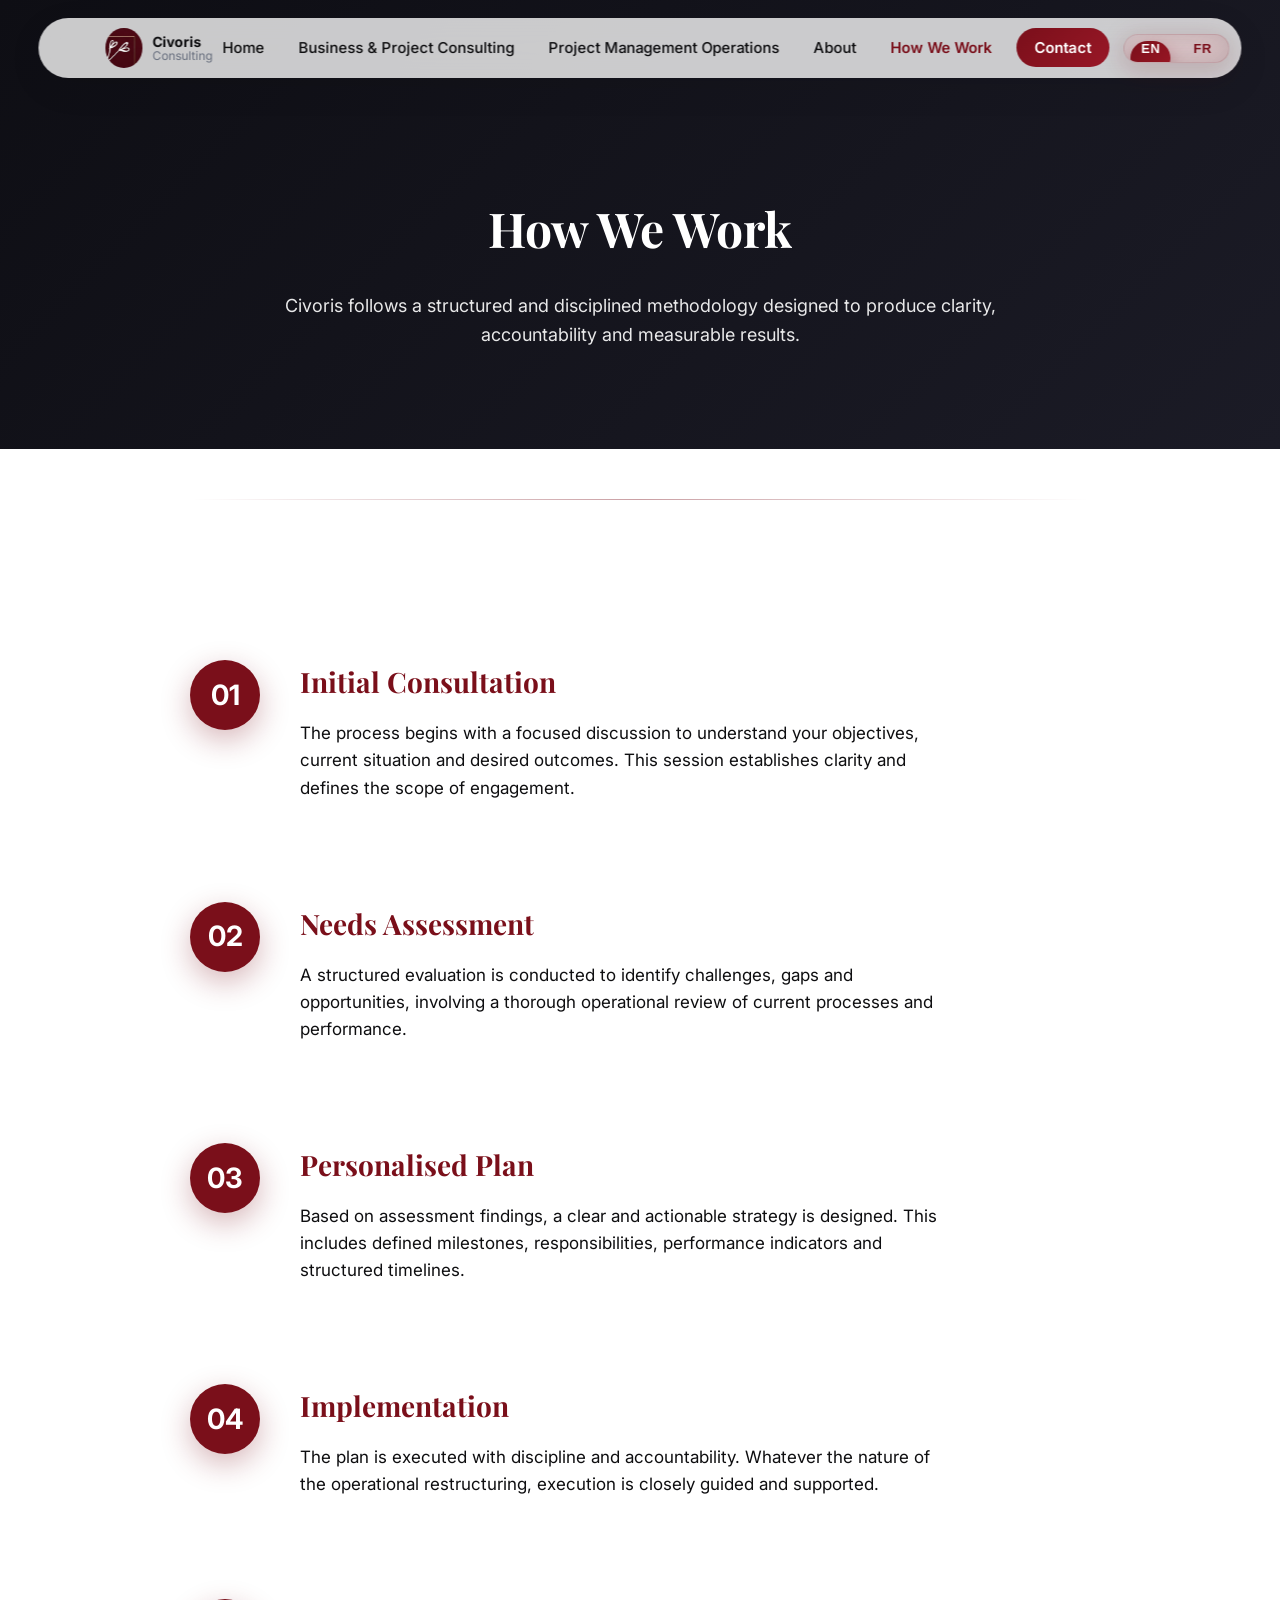
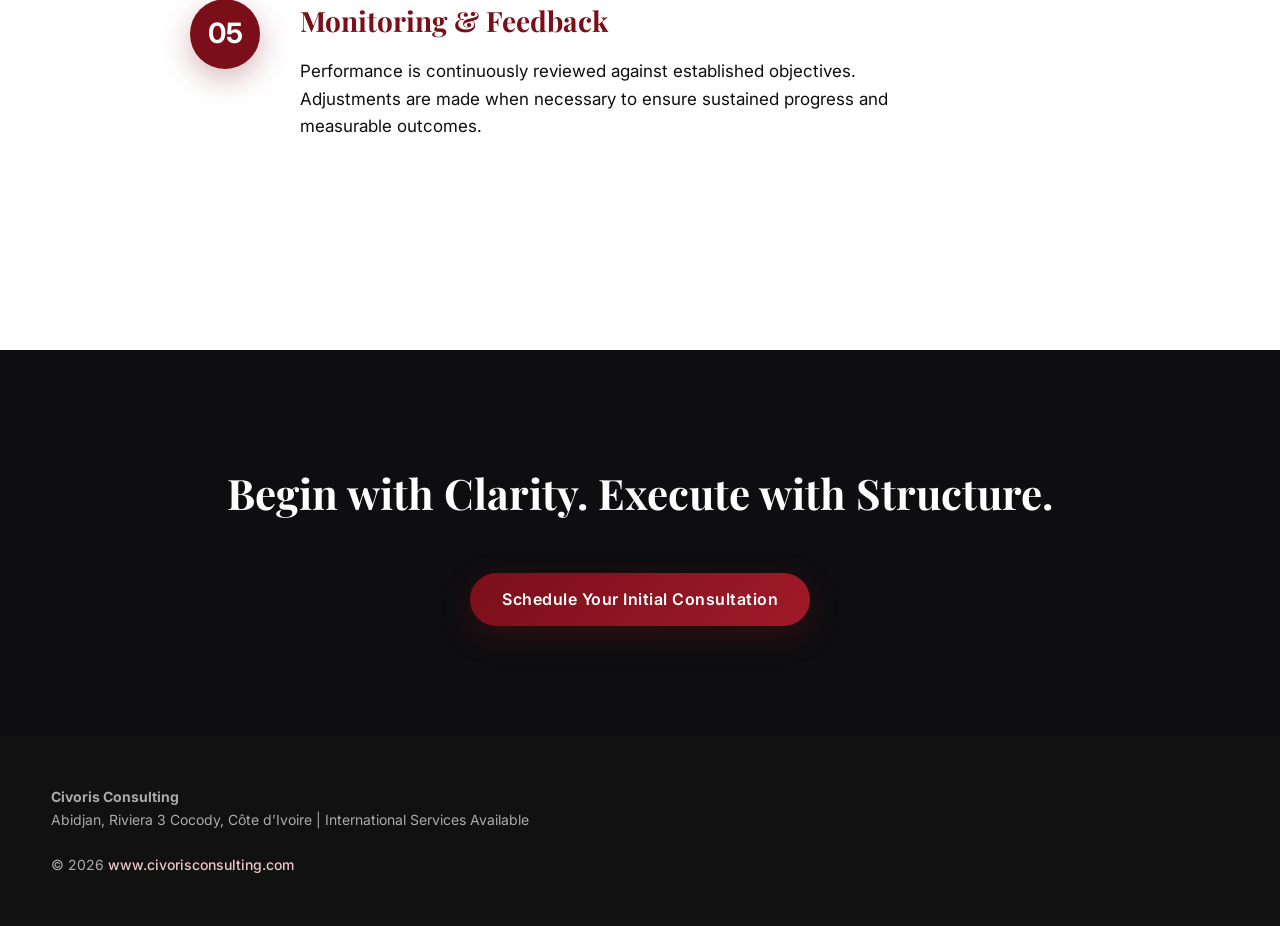
<file: how_it_works/how.html>
<!DOCTYPE html>
<html lang="en">
<head>
<meta charset="UTF-8">
<meta name="viewport" content="width=device-width, initial-scale=1.0">
<title>How It Works | Civoris</title>

<link href="https://fonts.googleapis.com/css2?family=Inter:wght@300;400;500;600;700&family=Playfair+Display:wght@600;700&display=swap" rel="stylesheet">
  <link rel="stylesheet" href="style.css?v=2">

<link rel="icon" type="image/png" href="/home_images/civoris_logo.jpeg">
<meta name="theme-color" content="#7a0f1a">

</head>
<body>
    <!-- HEADER -->
    <header>

<nav id="navbar">

<div class="container nav-container">

<div class="logo">
<a href="../index.html" class="logo-link">
<img src="/home_images/civoris_logo.jpeg" alt="Civoris Consulting Logo">
<div class="logo-text">
<span class="brand-main">Civoris</span>
<span class="brand-sub">Consulting</span>
</div>
</a>
</div>

<ul>
<li><a class="nav-link" href="../index.html" data-i18n="navHome">Home</a></li>
<li><a class="nav-link" href="../business_and_project_consulting/business.html" data-i18n="navBusiness">Business & Project Consulting</a></li>
<li><a class="nav-link" href="../Project_Management_Operations/civoris.html" data-i18n="navOperations">Project Management Operations</a></li>
<li><a class="nav-link" href="../about/about.html" data-i18n="navAbout">About</a></li>
<li><a class="nav-link active" href="#" data-i18n="navHow">How We Work</a></li>
<li><a class="nav-contact" href="../contact/contact.html" data-i18n="navContact">Contact</a></li>

<li>
<button type="button" class="lang-switch" id="langToggle">
<div class="lang-track">
<div class="lang-thumb"></div>
<span class="lang-option active-lang">EN</span>
<span class="lang-option">FR</span>
</div>
</button>
</li>

</ul>

<button class="hamburger" id="hamb" aria-label="Open mobile menu" aria-expanded="false">
<span class="bar" aria-hidden="true"></span>
</button>

</div>
</nav>

    </header>

    <!-- MOBILE NAV PANEL -->
    <div id="mobilePanel" aria-hidden="true">

<nav class="mobile-nav">

<a href="../index.html" class="mobile-link" data-i18n="navHome">Home</a>

<a href="../business_and_project_consulting/business.html" class="mobile-link" data-i18n="navBusiness">Business & Project Consulting</a>

<a href="../Project_Management_Operations/civoris.html" class="mobile-link" data-i18n="navOperations">Project Management Operations</a>

<a href="../about/about.html" class="mobile-link" data-i18n="navAbout">About</a>

<a href="../how_it_works/how.html" class="mobile-link active-mobile" data-i18n="navHow">How We Work</a>

<a href="../contact/contact.html" class="mobile-contact" data-i18n="navContact">Contact</a>

<button type="button" class="mobile-lang" id="mobileLangToggle">🌐 EN / FR</button>

</nav>
</div>

<!-- HERO -->
 <main>
<section class="page-hero">
  <div class="container fade-in">
    <h1 data-i18n="heroTitle">How We Work</h1>
    <p data-i18n="heroText">Civoris follows a structured and disciplined methodology designed to produce clarity, accountability and measurable results.</p>
  </div>
</section>

<div class="divider"></div>

<!-- PROCESS -->
<section>
  <div class="container process-container">

    <div class="process-step fade-in">
      <div class="step-number">01</div>
      <div class="step-content">
        <h3 data-i18n="step1Title">Initial Consultation</h3>
        <p data-i18n="step1Text">The process begins with a focused discussion to understand your objectives, current situation and desired outcomes. This session establishes clarity and defines the scope of engagement.</p>
      </div>
    </div>

    <div class="process-step fade-in">
      <div class="step-number">02</div>
      <div class="step-content">
        <h3 data-i18n="step2Title">Needs Assessment</h3>
        <p data-i18n="step2Text">A structured evaluation is conducted to identify challenges, gaps and opportunities, involving a thorough operational review of current processes and performance.</p>
      </div>
    </div>

    <div class="process-step fade-in">
      <div class="step-number">03</div>
      <div class="step-content">
        <h3 data-i18n="step3Title">Personalised Plan</h3>
        <p data-i18n="step3Text">Based on assessment findings, a clear and actionable strategy is designed. This includes defined milestones, responsibilities, performance indicators and structured timelines.</p>
      </div>
    </div>

    <div class="process-step fade-in">
      <div class="step-number">04</div>
      <div class="step-content">
        <h3 data-i18n="step4Title">Implementation</h3>
        <p data-i18n="step4Text">The plan is executed with discipline and accountability. Whatever the nature of the operational restructuring, execution is closely guided and supported.</p>
      </div>
    </div>

    <div class="process-step fade-in">
      <div class="step-number">05</div>
      <div class="step-content">
        <h3 data-i18n="step5Title">Monitoring & Feedback</h3>
        <p data-i18n="step5Text">Performance is continuously reviewed against established objectives. Adjustments are made when necessary to ensure sustained progress and measurable outcomes.</p>
      </div>
    </div>

  </div>
</section>

<!-- CTA -->
<section class="cta">
  <div class="container fade-in">
    <h2 data-i18n="ctaTitle">Begin with Clarity. Execute with Structure.</h2>
    <br>
    <a href="../contact/contact.html" class="btn-primary" data-i18n="ctaBtn">Schedule Your Initial Consultation</a>
  </div>
</section>

<footer>
  <div class="container">
    <strong>Civoris Consulting</strong><br>
    Abidjan, Riviera 3 Cocody, Côte d’Ivoire | International Services Available<br><br>
    © 2026 <a href="https://www.civorisconsulting.com">www.civorisconsulting.com</a>
  </div>
</footer>
</main>

<script src="script.js?v=2"></script>

</body>
</html>
</file>
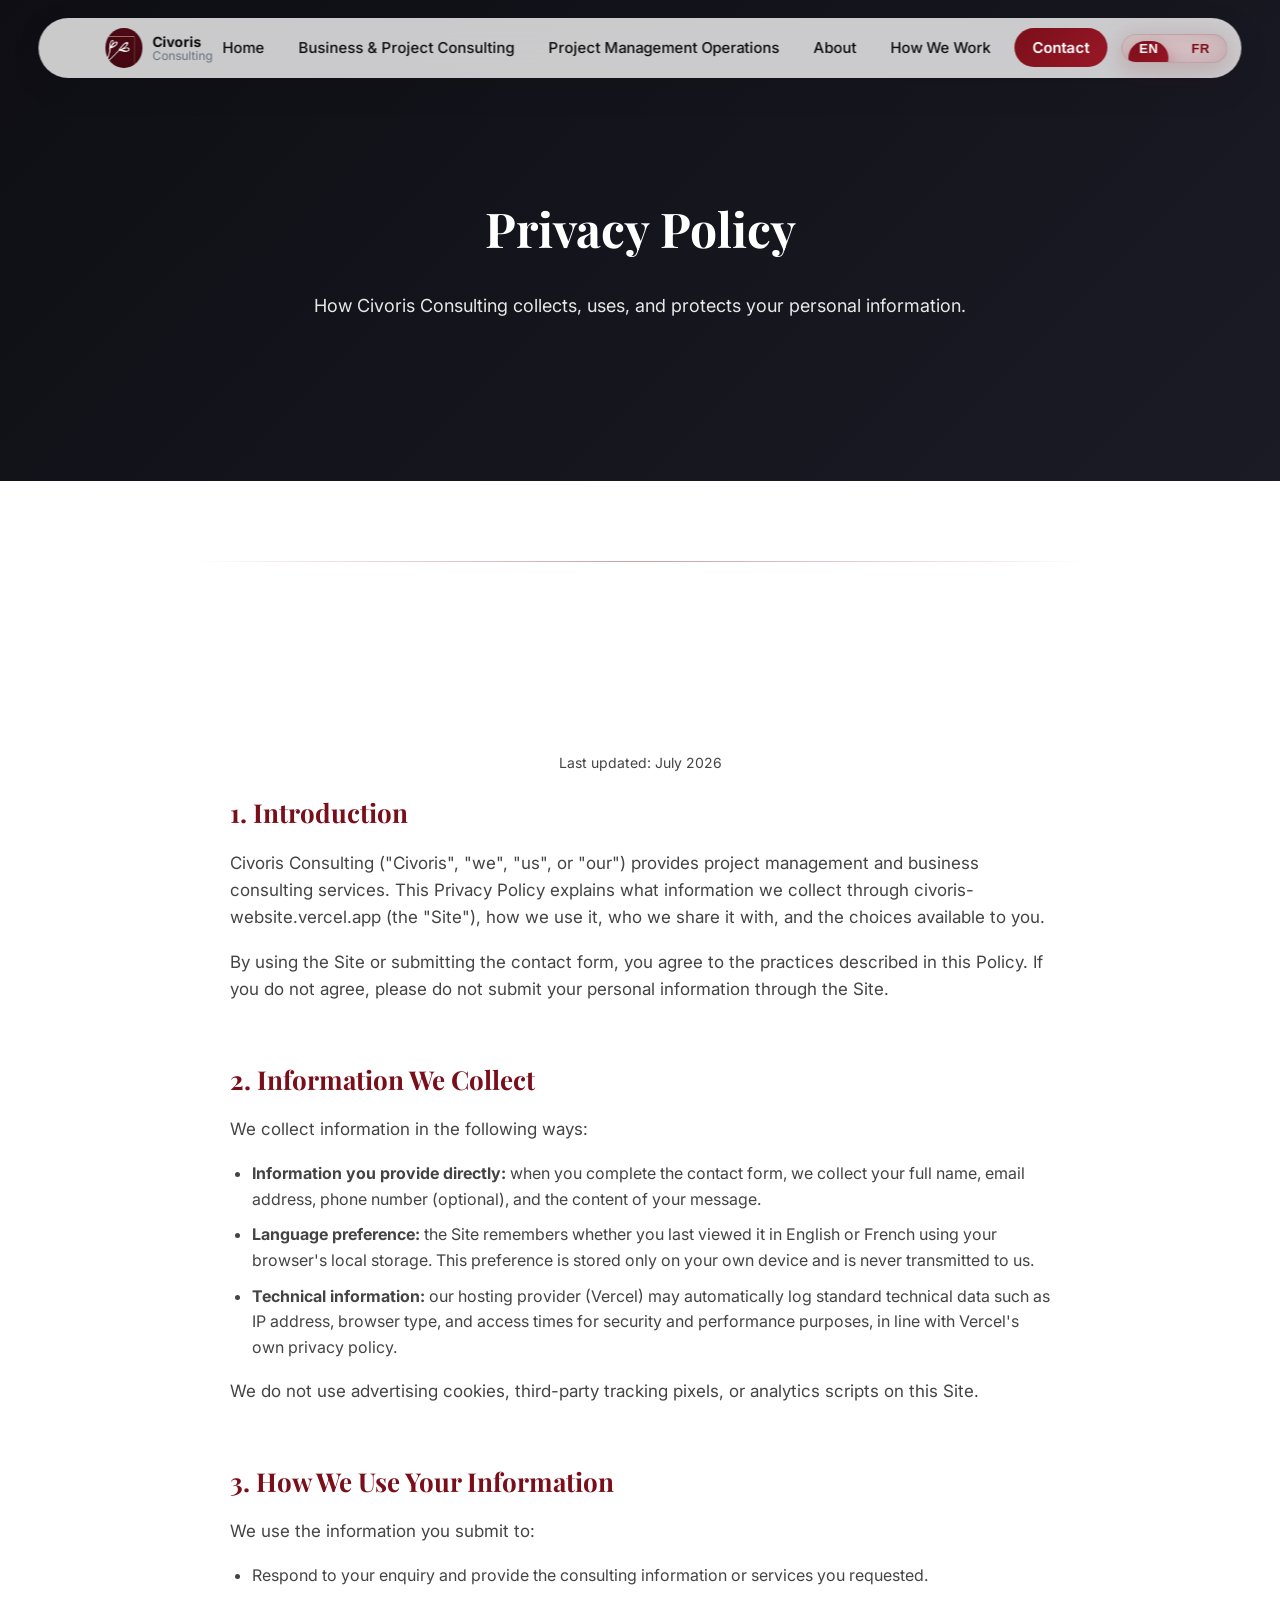
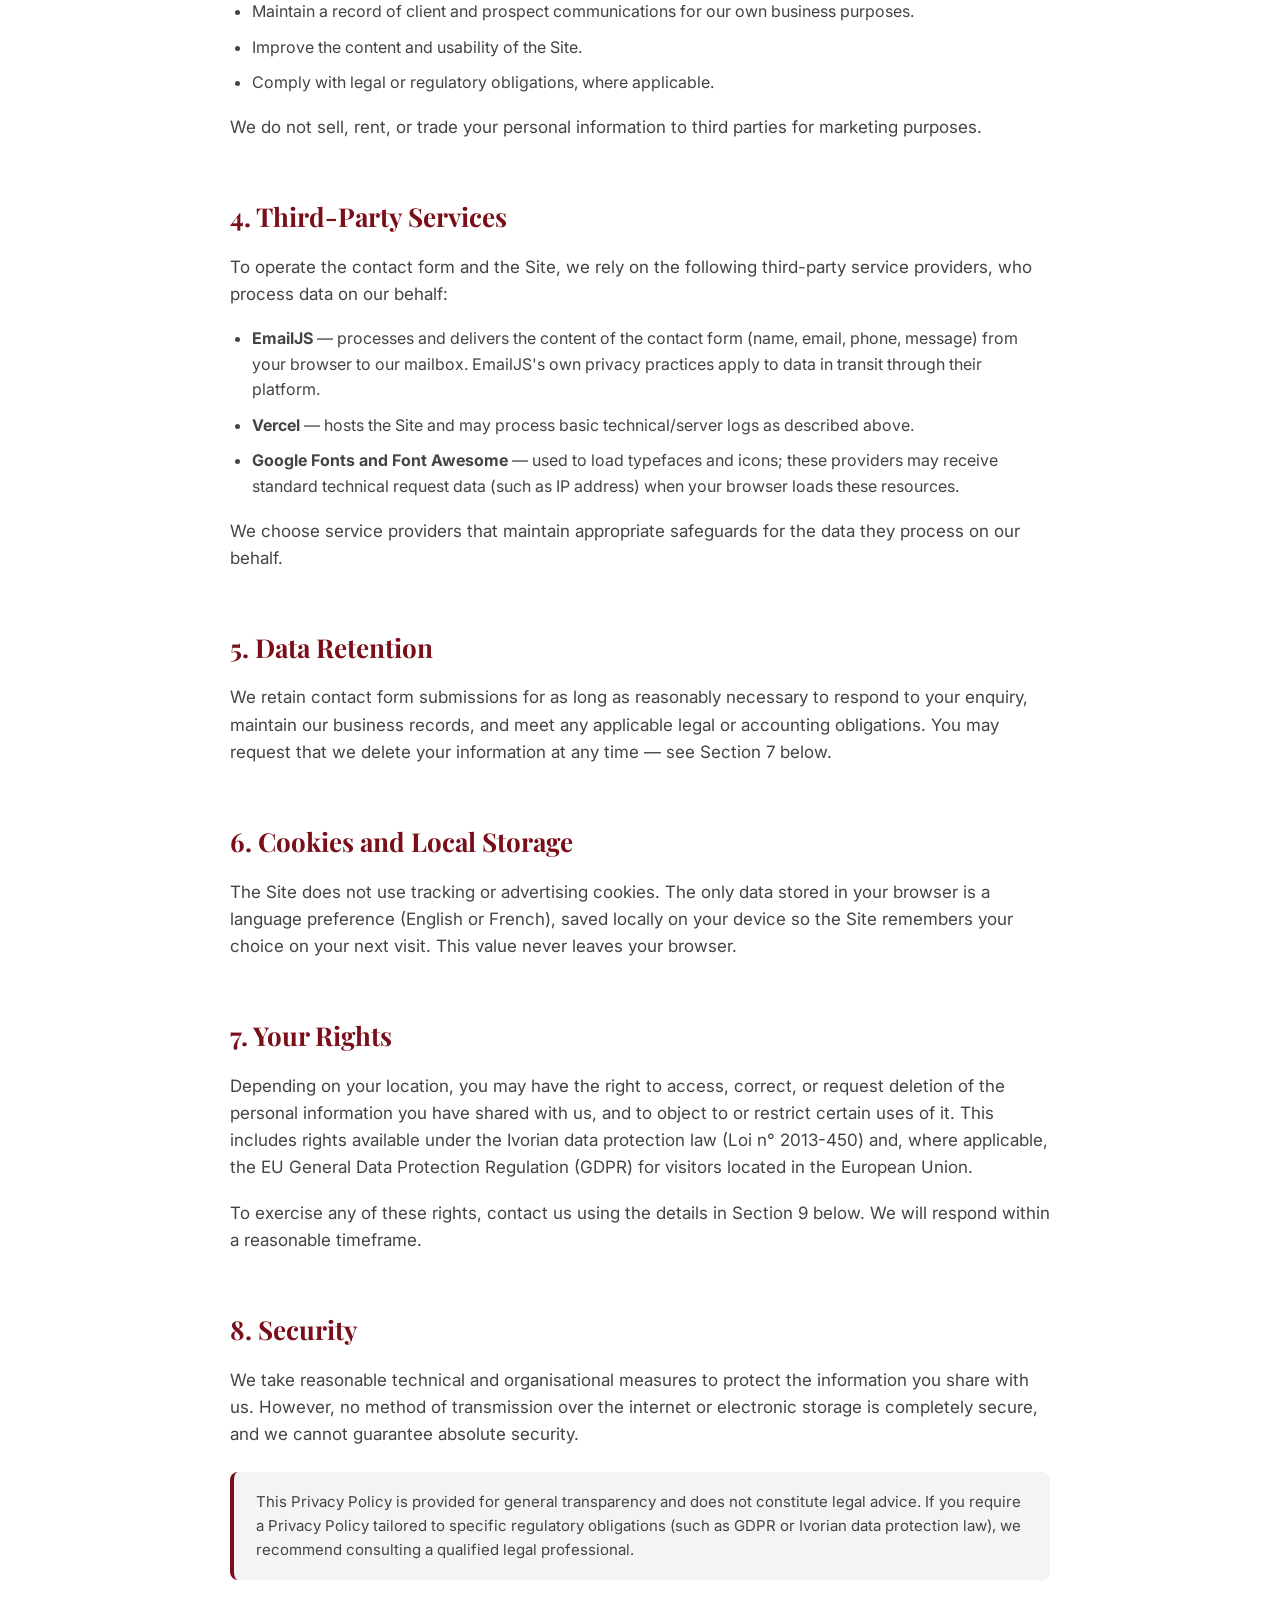
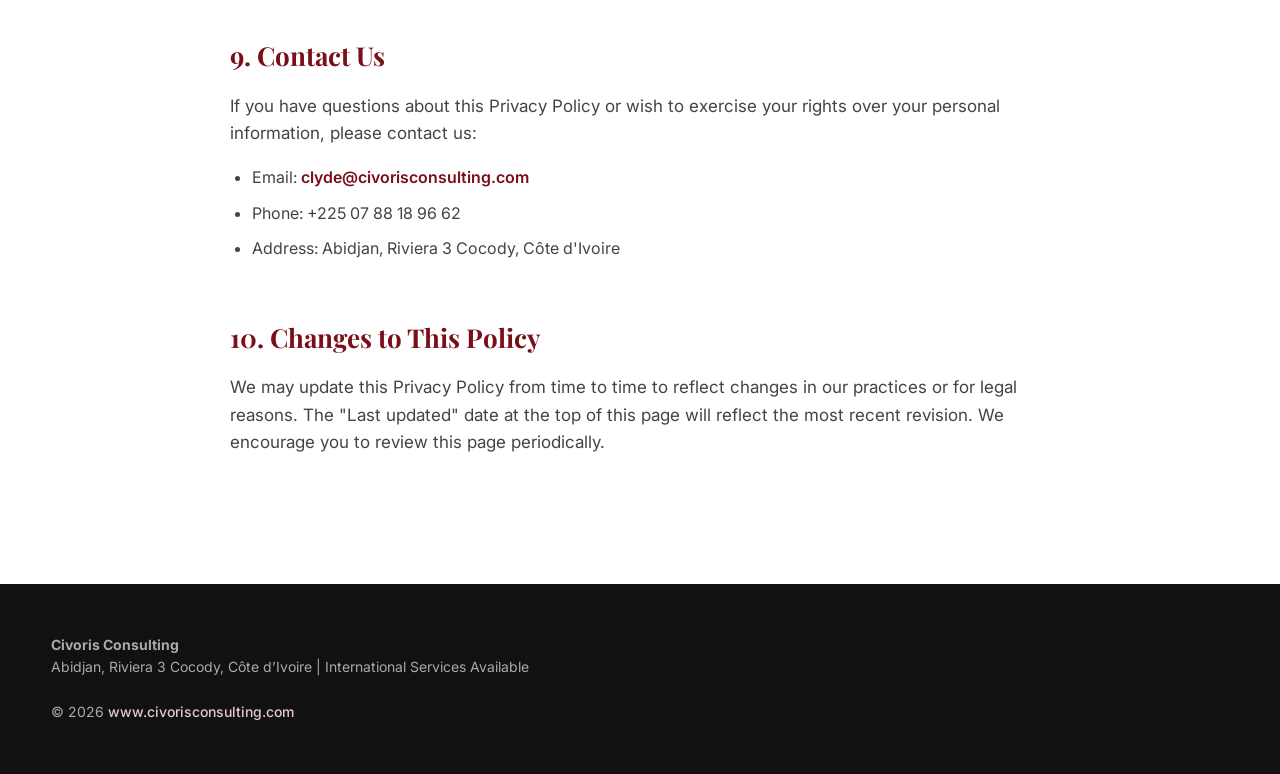
<file: privacy/privacy.html>
<!DOCTYPE html>
<html lang="en">
<head>
<meta charset="UTF-8">
<meta name="viewport" content="width=device-width, initial-scale=1.0">
<title>Privacy Policy | Civoris</title>

<link href="https://fonts.googleapis.com/css2?family=Inter:wght@300;400;500;600;700&family=Playfair+Display:wght@600;700&display=swap" rel="stylesheet">
  <link rel="stylesheet" href="style.css?v=2">

<link rel="icon" type="image/png" href="/home_images/civoris_logo.jpeg">
<meta name="theme-color" content="#7a0f1a">

</head>
<body>
    <!-- HEADER -->
    <header>

<nav id="navbar">

<div class="container nav-container">

<div class="logo">
<a href="../index.html" class="logo-link">
<img src="/home_images/civoris_logo.jpeg" alt="Civoris Consulting Logo">
<div class="logo-text">
<span class="brand-main">Civoris</span>
<span class="brand-sub">Consulting</span>
</div>
</a>
</div>

<ul>
<li><a class="nav-link" href="../index.html" data-i18n="navHome">Home</a></li>
<li><a class="nav-link" href="../business_and_project_consulting/business.html" data-i18n="navBusiness">Business & Project Consulting</a></li>
<li><a class="nav-link" href="../Project_Management_Operations/civoris.html" data-i18n="navOperations">Project Management Operations</a></li>
<li><a class="nav-link" href="../about/about.html" data-i18n="navAbout">About</a></li>
<li><a class="nav-link" href="../how_it_works/how.html" data-i18n="navHow">How We Work</a></li>
<li><a class="nav-contact" href="../contact/contact.html" data-i18n="navContact">Contact</a></li>

<li>
<button type="button" class="lang-switch" id="langToggle">
<div class="lang-track">
<div class="lang-thumb"></div>
<span class="lang-option active-lang">EN</span>
<span class="lang-option">FR</span>
</div>
</button>
</li>

</ul>

<button class="hamburger" id="hamb" aria-label="Open mobile menu" aria-expanded="false">
<span class="bar" aria-hidden="true"></span>
</button>

</div>
</nav>

    </header>

    <!-- MOBILE NAV PANEL -->
    <div id="mobilePanel" aria-hidden="true">

<nav class="mobile-nav">

<a href="../index.html" class="mobile-link" data-i18n="navHome">Home</a>

<a href="../business_and_project_consulting/business.html" class="mobile-link" data-i18n="navBusiness">Business & Project Consulting</a>

<a href="../Project_Management_Operations/civoris.html" class="mobile-link" data-i18n="navOperations">Project Management Operations</a>

<a href="../about/about.html" class="mobile-link" data-i18n="navAbout">About</a>

<a href="../how_it_works/how.html" class="mobile-link" data-i18n="navHow">How We Work</a>

<a href="../contact/contact.html" class="mobile-contact" data-i18n="navContact">Contact</a>

<button type="button" class="mobile-lang" id="mobileLangToggle">🌐 EN / FR</button>

</nav>
</div>

<!-- HERO -->
 <main>
<section class="page-hero">
  <div class="container fade-in">
    <h1 data-i18n="heroTitle">Privacy Policy</h1>
    <p data-i18n="heroText">How Civoris Consulting collects, uses, and protects your personal information.</p>
  </div>
</section>

<div class="divider"></div>

<!-- POLICY CONTENT -->
<section>
  <div class="container fade-in">
    <div class="policy-content">

      <p class="policy-updated" data-i18n="lastUpdated">Last updated: July 2026</p>

      <h2 data-i18n="h1Title">1. Introduction</h2>
      <p data-i18n="h1Text1">Civoris Consulting ("Civoris", "we", "us", or "our") provides project management and business consulting services. This Privacy Policy explains what information we collect through civoris-website.vercel.app (the "Site"), how we use it, who we share it with, and the choices available to you.</p>
      <p data-i18n="h1Text2">By using the Site or submitting the contact form, you agree to the practices described in this Policy. If you do not agree, please do not submit your personal information through the Site.</p>

      <h2 data-i18n="h2Title">2. Information We Collect</h2>
      <p data-i18n="h2Text1">We collect information in the following ways:</p>
      <ul>
        <li><strong data-i18n="h2Item1Label">Information you provide directly:</strong> <span data-i18n="h2Item1Text">when you complete the contact form, we collect your full name, email address, phone number (optional), and the content of your message.</span></li>
        <li><strong data-i18n="h2Item2Label">Language preference:</strong> <span data-i18n="h2Item2Text">the Site remembers whether you last viewed it in English or French using your browser's local storage. This preference is stored only on your own device and is never transmitted to us.</span></li>
        <li><strong data-i18n="h2Item3Label">Technical information:</strong> <span data-i18n="h2Item3Text">our hosting provider (Vercel) may automatically log standard technical data such as IP address, browser type, and access times for security and performance purposes, in line with Vercel's own privacy policy.</span></li>
      </ul>
      <p data-i18n="h2Text2">We do not use advertising cookies, third-party tracking pixels, or analytics scripts on this Site.</p>

      <h2 data-i18n="h3Title">3. How We Use Your Information</h2>
      <p data-i18n="h3Text1">We use the information you submit to:</p>
      <ul>
        <li data-i18n="h3Item1">Respond to your enquiry and provide the consulting information or services you requested.</li>
        <li data-i18n="h3Item2">Maintain a record of client and prospect communications for our own business purposes.</li>
        <li data-i18n="h3Item3">Improve the content and usability of the Site.</li>
        <li data-i18n="h3Item4">Comply with legal or regulatory obligations, where applicable.</li>
      </ul>
      <p data-i18n="h3Text2">We do not sell, rent, or trade your personal information to third parties for marketing purposes.</p>

      <h2 data-i18n="h4Title">4. Third-Party Services</h2>
      <p data-i18n="h4Text1">To operate the contact form and the Site, we rely on the following third-party service providers, who process data on our behalf:</p>
      <ul>
        <li><strong>EmailJS</strong> — <span data-i18n="h4Item1Text">processes and delivers the content of the contact form (name, email, phone, message) from your browser to our mailbox. EmailJS's own privacy practices apply to data in transit through their platform.</span></li>
        <li><strong>Vercel</strong> — <span data-i18n="h4Item2Text">hosts the Site and may process basic technical/server logs as described above.</span></li>
        <li><strong data-i18n="h4Item3Label">Google Fonts and Font Awesome</strong> — <span data-i18n="h4Item3Text">used to load typefaces and icons; these providers may receive standard technical request data (such as IP address) when your browser loads these resources.</span></li>
      </ul>
      <p data-i18n="h4Text2">We choose service providers that maintain appropriate safeguards for the data they process on our behalf.</p>

      <h2 data-i18n="h5Title">5. Data Retention</h2>
      <p data-i18n="h5Text1">We retain contact form submissions for as long as reasonably necessary to respond to your enquiry, maintain our business records, and meet any applicable legal or accounting obligations. You may request that we delete your information at any time — see Section 7 below.</p>

      <h2 data-i18n="h6Title">6. Cookies and Local Storage</h2>
      <p data-i18n="h6Text1">The Site does not use tracking or advertising cookies. The only data stored in your browser is a language preference (English or French), saved locally on your device so the Site remembers your choice on your next visit. This value never leaves your browser.</p>

      <h2 data-i18n="h7Title">7. Your Rights</h2>
      <p data-i18n="h7Text1">Depending on your location, you may have the right to access, correct, or request deletion of the personal information you have shared with us, and to object to or restrict certain uses of it. This includes rights available under the Ivorian data protection law (Loi n° 2013-450) and, where applicable, the EU General Data Protection Regulation (GDPR) for visitors located in the European Union.</p>
      <p data-i18n="h7Text2">To exercise any of these rights, contact us using the details in Section 9 below. We will respond within a reasonable timeframe.</p>

      <h2 data-i18n="h8Title">8. Security</h2>
      <p data-i18n="h8Text1">We take reasonable technical and organisational measures to protect the information you share with us. However, no method of transmission over the internet or electronic storage is completely secure, and we cannot guarantee absolute security.</p>

      <div class="policy-note" data-i18n="disclaimerNote">This Privacy Policy is provided for general transparency and does not constitute legal advice. If you require a Privacy Policy tailored to specific regulatory obligations (such as GDPR or Ivorian data protection law), we recommend consulting a qualified legal professional.</div>

      <h2 data-i18n="h9Title">9. Contact Us</h2>
      <p data-i18n="h9Text1">If you have questions about this Privacy Policy or wish to exercise your rights over your personal information, please contact us:</p>
      <ul>
        <li><span data-i18n="emailLabel">Email:</span> <a href="mailto:clyde@civorisconsulting.com">clyde@civorisconsulting.com</a></li>
        <li><span data-i18n="phoneLabel">Phone:</span> +225 07 88 18 96 62</li>
        <li><span data-i18n="addressLabel">Address:</span> Abidjan, Riviera 3 Cocody, Côte d'Ivoire</li>
      </ul>

      <h2 data-i18n="h10Title">10. Changes to This Policy</h2>
      <p data-i18n="h10Text1">We may update this Privacy Policy from time to time to reflect changes in our practices or for legal reasons. The "Last updated" date at the top of this page will reflect the most recent revision. We encourage you to review this page periodically.</p>

    </div>
  </div>
</section>

<footer>
  <div class="container">
    <strong>Civoris Consulting</strong><br>
    Abidjan, Riviera 3 Cocody, Côte d’Ivoire | International Services Available<br><br>
    © 2026 <a href="https://www.civorisconsulting.com">www.civorisconsulting.com</a>
  </div>
</footer>
</main>

<script src="script.js?v=2"></script>

</body>
</html>
</file>
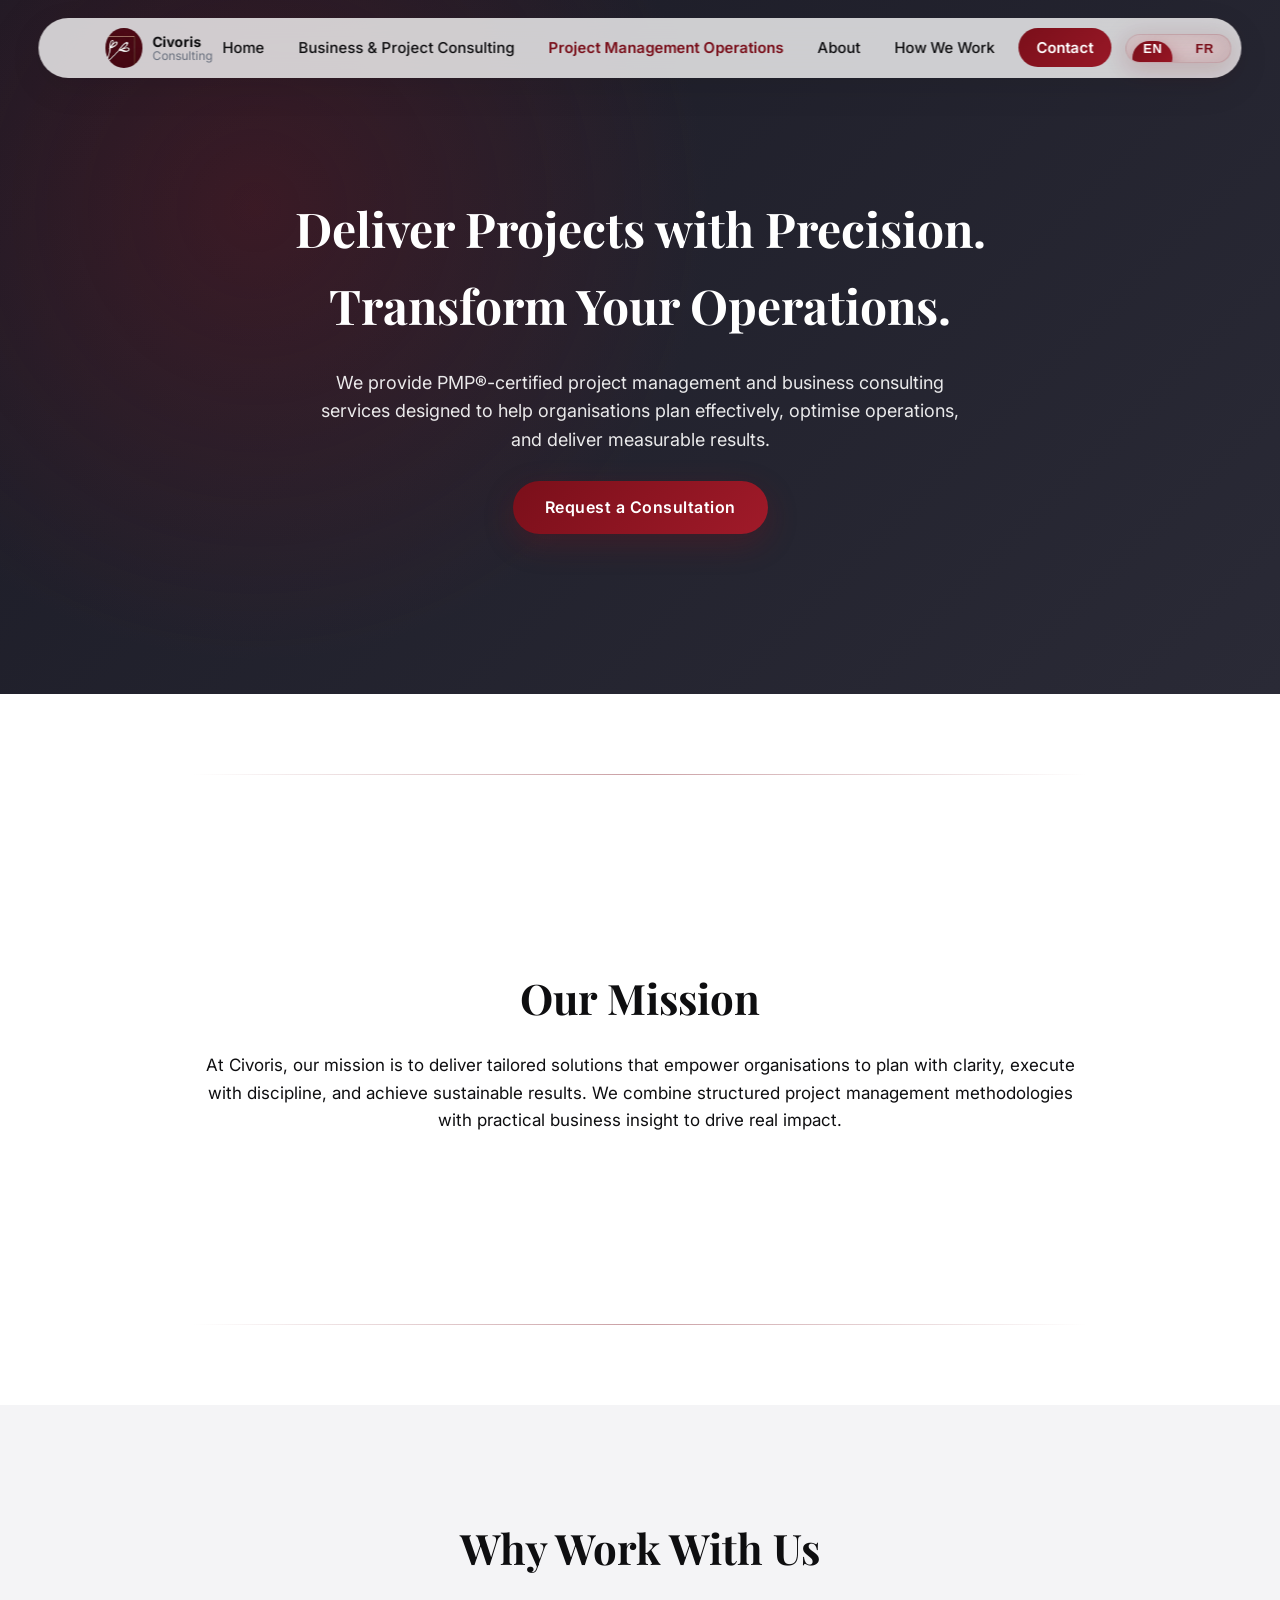
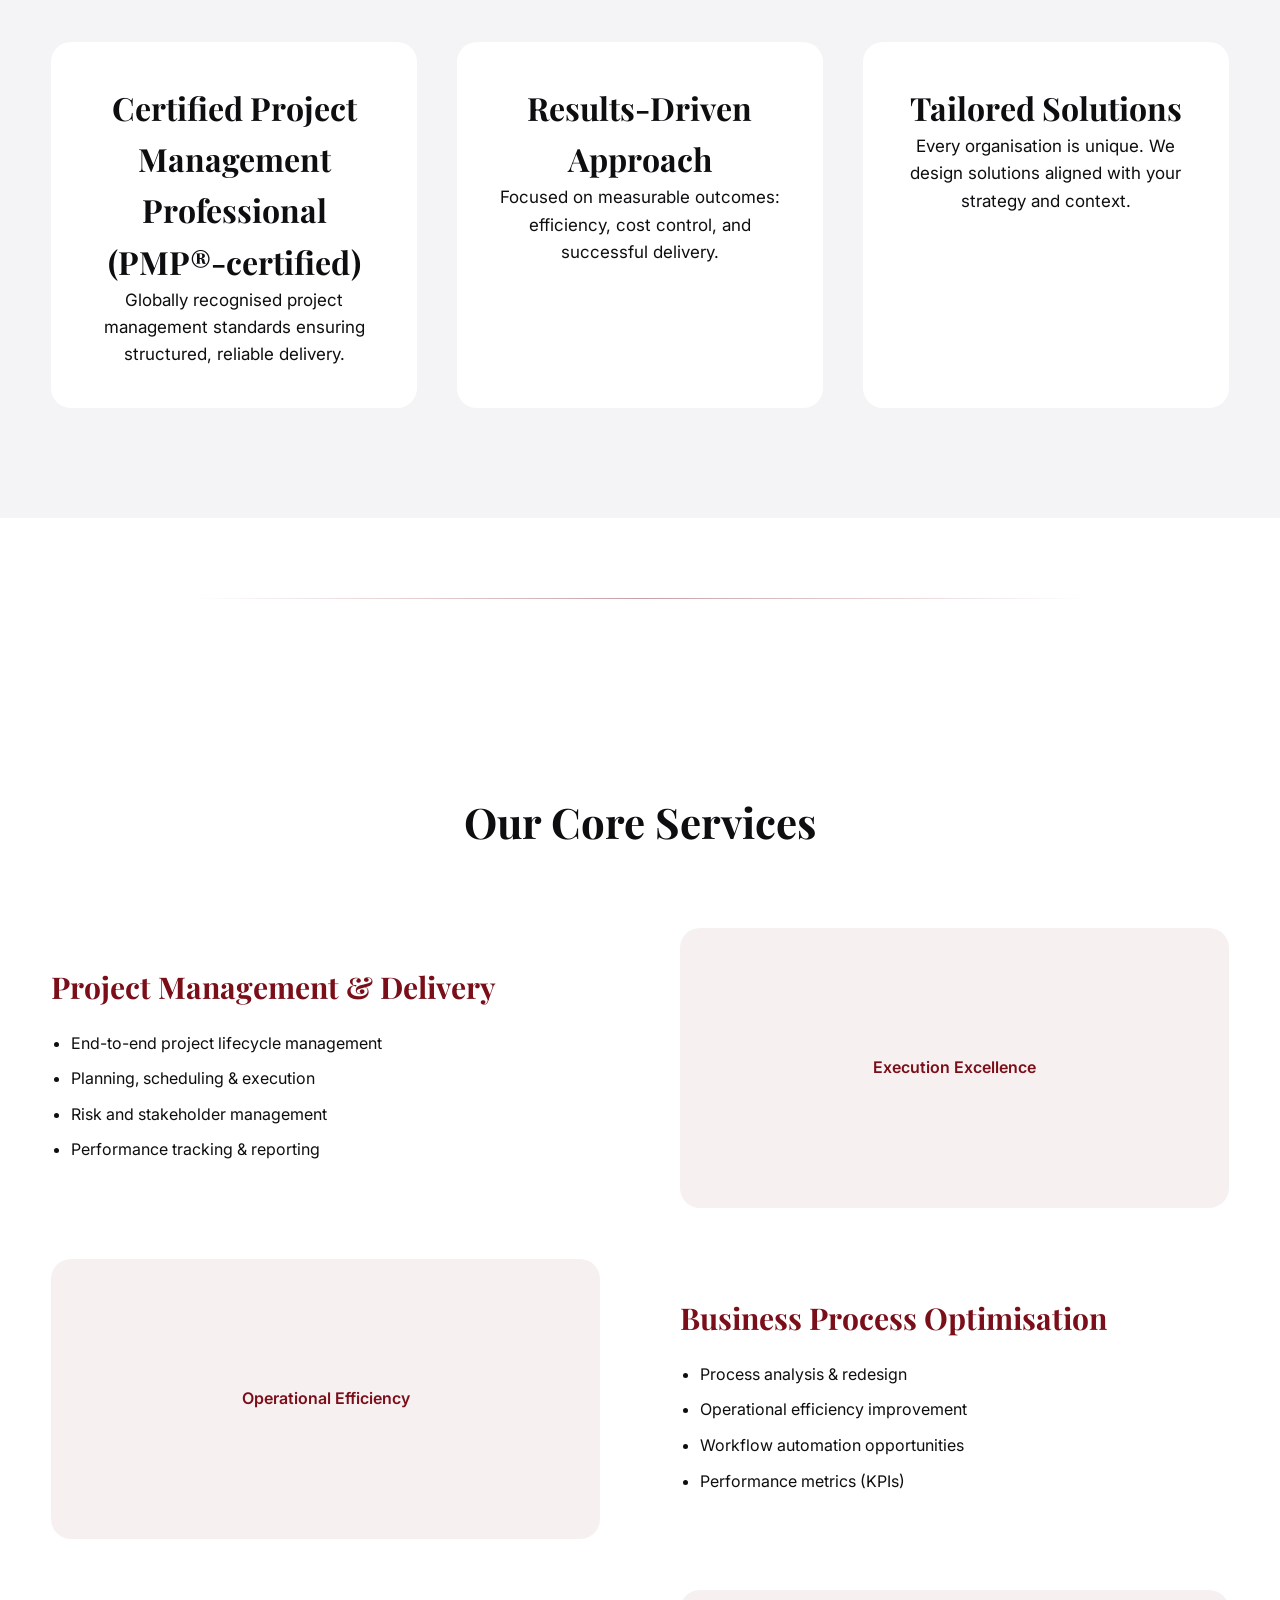
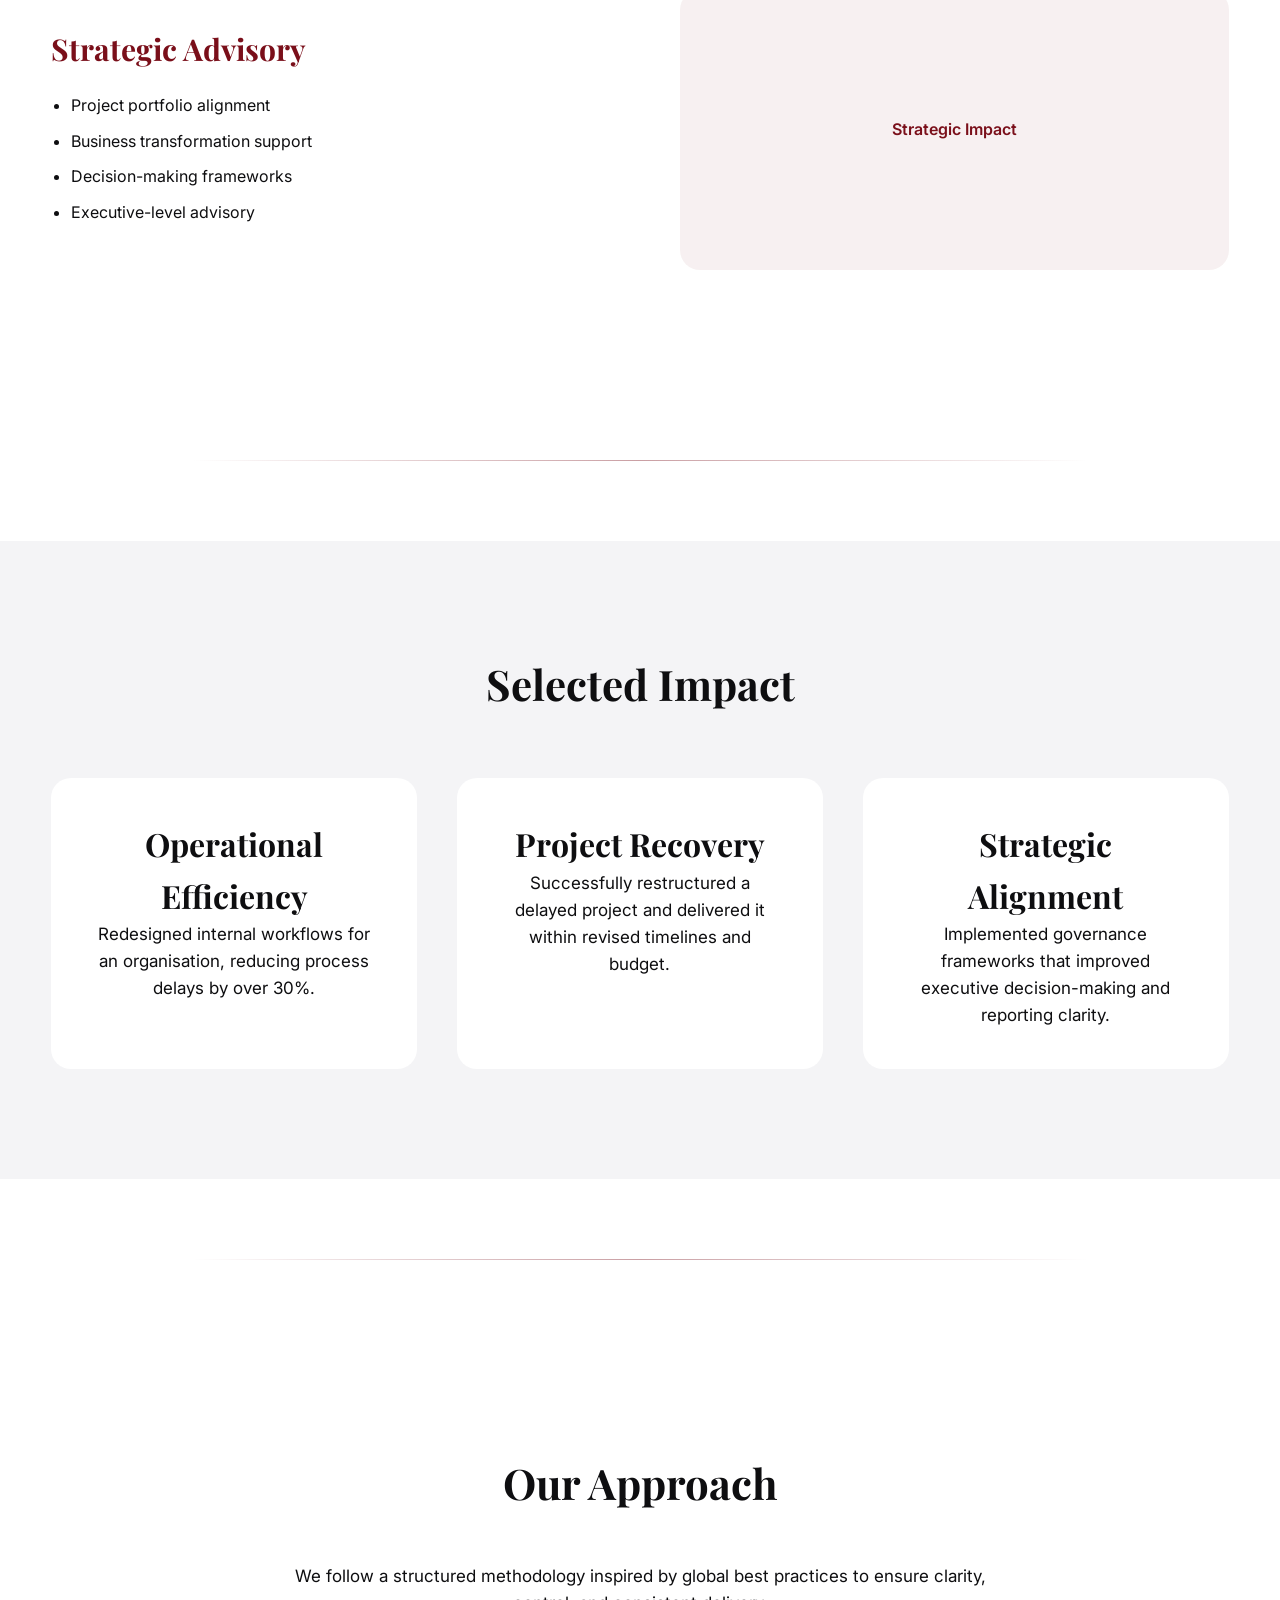
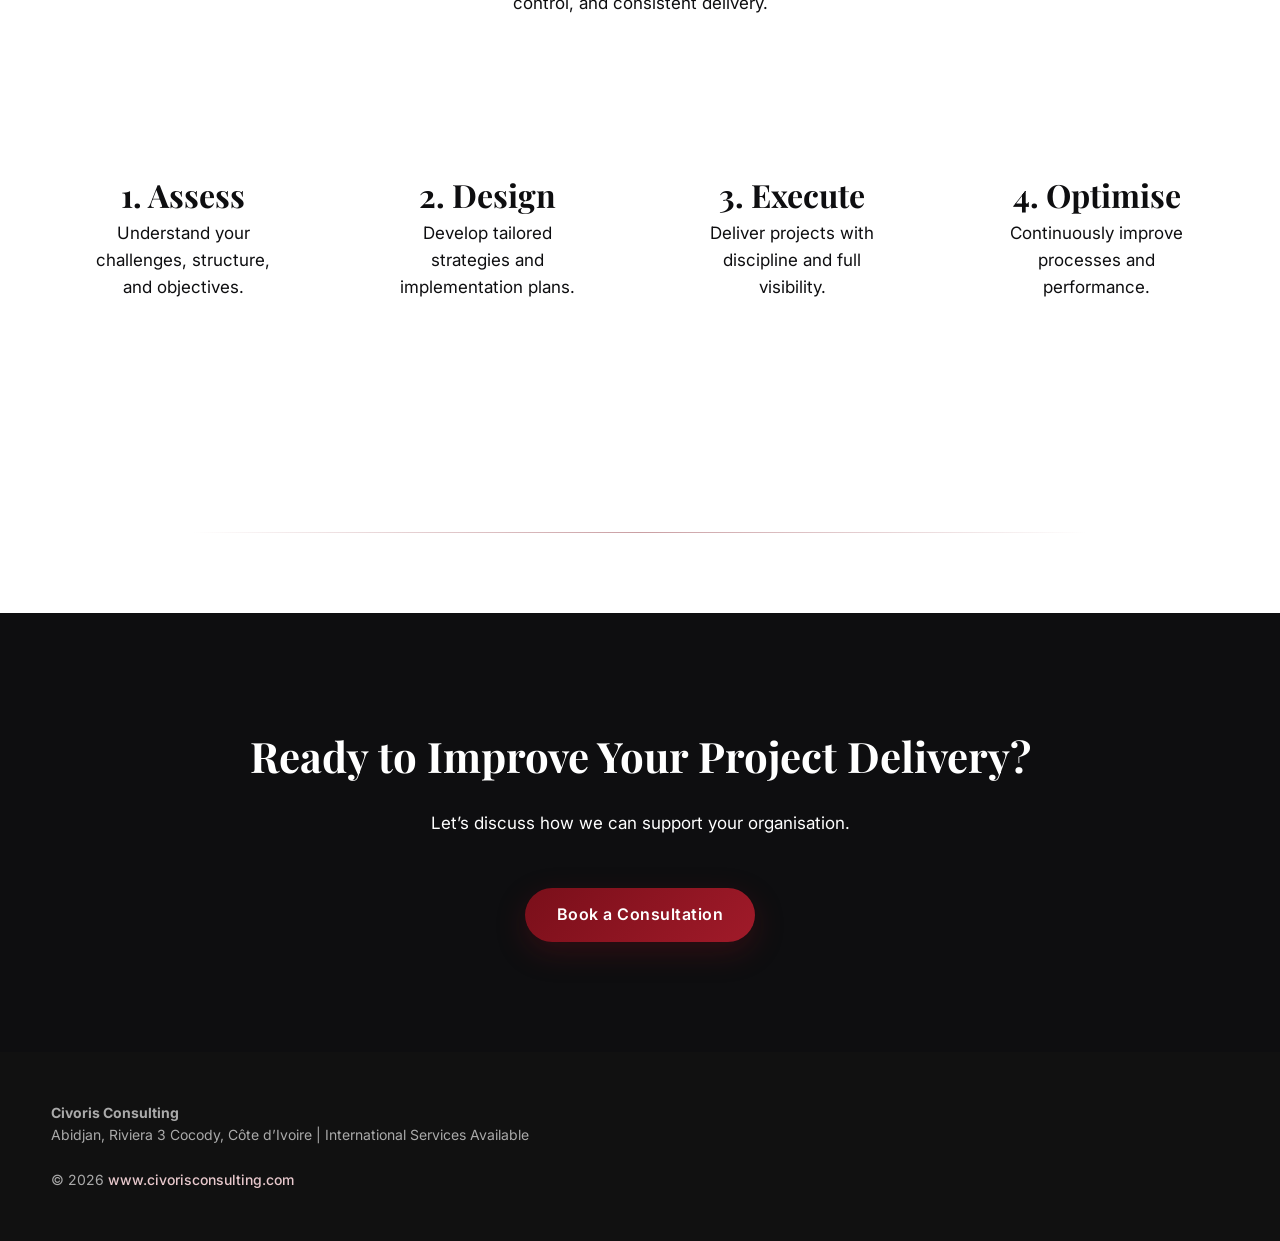
<file: Project_Management_Operations/civoris.html>
<!DOCTYPE html> 
<html lang="en">
<head>
<meta charset="UTF-8">
<meta name="viewport" content="width=device-width, initial-scale=1.0">
<title>Project Management Operations | Civoris</title>

<link href="https://fonts.googleapis.com/css2?family=Inter:wght@300;400;500;600;700&family=Playfair+Display:wght@600;700&display=swap" rel="stylesheet">
<link rel="stylesheet" href="style.css?v=2">

<link rel="icon" type="image/png" href="/home_images/civoris_logo.jpeg">
<meta name="theme-color" content="#7a0f1a">
</head>

<body>

<header>
<nav id="navbar">
<div class="container nav-container">

<div class="logo">
<a href="../index.html" class="logo-link">
<img src="/home_images/civoris_logo.jpeg" alt="Civoris Consulting Logo">
<div class="logo-text">
<span class="brand-main">Civoris</span>
<span class="brand-sub">Consulting</span>
</div>
</a>
</div>

<ul>
<li><a class="nav-link" href="../index.html" data-i18n="navHome">Home</a></li>
<li><a class="nav-link" href="../business_and_project_consulting/business.html" data-i18n="navBusiness">Business & Project Consulting</a></li>
<li><a class="nav-link active" href="#" data-i18n="navOperations">Project Management Operations</a></li>
<li><a class="nav-link" href="../about/about.html" data-i18n="navAbout">About</a></li>
<li><a class="nav-link" href="../how_it_works/how.html" data-i18n="navHow">How We Work</a></li>
<li><a class="nav-contact" href="../contact/contact.html" data-i18n="navContact">Contact</a></li>

<li>
<button type="button" class="lang-switch" id="langToggle">
<div class="lang-track">
<div class="lang-thumb"></div>
<span class="lang-option active-lang">EN</span>
<span class="lang-option">FR</span>
</div>
</button>
</li>

</ul>

<button class="hamburger" id="hamb" aria-label="Open mobile menu" aria-expanded="false">
<span class="bar" aria-hidden="true"></span>
</button>

</div>
</nav>
</header>

<!-- MOBILE NAV PANEL -->
<div id="mobilePanel" aria-hidden="true">

<nav class="mobile-nav">

<a href="../index.html" class="mobile-link" data-i18n="navHome">Home</a>

<a href="../business_and_project_consulting/business.html" class="mobile-link" data-i18n="navBusiness">Business & Project Consulting</a>

<a href="../Project_Management_Operations/civoris.html" class="mobile-link active-mobile" data-i18n="navOperations">Project Management Operations</a>

<a href="../about/about.html" class="mobile-link" data-i18n="navAbout">About</a>

<a href="../how_it_works/how.html" class="mobile-link" data-i18n="navHow">How We Work</a>

<a href="../contact/contact.html" class="mobile-contact" data-i18n="navContact">Contact</a>

<button type="button" class="mobile-lang" id="mobileLangToggle">🌐 EN / FR</button>

</nav>

</div>

<main>

<!-- HERO (HIGH CONVERSION) -->
<section class="page-hero">
<div class="container fade-in">

<h1 data-i18n="heroTitle">Deliver Projects with Precision. Transform Your Operations.</h1>

<p data-i18n="heroText">
We provide PMP®-certified project management and business consulting services designed to help organisations plan effectively, optimise operations, and deliver measurable results.
</p>

<br>
<a href="../contact/contact.html" class="btn-primary" data-i18n="heroBtn">Request a Consultation</a>

</div>
</section>

<div class="divider"></div>

<!-- MISSION -->
<section>
<div class="container fade-in" style="text-align:center; max-width:900px;">
<h2 data-i18n="missionTitle">Our Mission</h2>
<p data-i18n="missionText">
At Civoris, our mission is to deliver tailored solutions that empower organisations to plan with clarity, execute with discipline, and achieve sustainable results. We combine structured project management methodologies with practical business insight to drive real impact.
</p>
</div>
</section>

<div class="divider"></div>

<!-- CREDIBILITY -->
<section class="delivery">
<div class="container fade-in">
<h2 data-i18n="whyTitle">Why Work With Us</h2>

<div class="delivery-grid">

<div class="delivery-box">
<h3 data-i18n="why1Title">Certified Project Management Professional (PMP®-certified)</h3>
<p data-i18n="why1Text">Globally recognised project management standards ensuring structured, reliable delivery.</p>
</div>

<div class="delivery-box">
<h3 data-i18n="why2Title">Results-Driven Approach</h3>
<p data-i18n="why2Text">Focused on measurable outcomes: efficiency, cost control, and successful delivery.</p>
</div>

<div class="delivery-box">
<h3 data-i18n="why3Title">Tailored Solutions</h3>
<p data-i18n="why3Text">Every organisation is unique. We design solutions aligned with your strategy and context.</p>
</div>

</div>
</div>
</section>

<div class="divider"></div>

<!-- SERVICES -->
<section>
<div class="container fade-in">

<h2 style="text-align:center;" data-i18n="servicesTitle">Our Core Services</h2>
<br><br>

<div class="service-block">
<div class="service-content">
<h3 data-i18n="service1Title">Project Management & Delivery</h3>
<ul>
<li data-i18n="service1Item1">End-to-end project lifecycle management</li>
<li data-i18n="service1Item2">Planning, scheduling & execution</li>
<li data-i18n="service1Item3">Risk and stakeholder management</li>
<li data-i18n="service1Item4">Performance tracking & reporting</li>
</ul>
</div>
<div class="service-visual" data-i18n="visual1">Execution Excellence</div>
</div>

<br><br>

<div class="service-block reverse">
<div class="service-content">
<h3 data-i18n="service2Title">Business Process Optimisation</h3>
<ul>
<li data-i18n="service2Item1">Process analysis & redesign</li>
<li data-i18n="service2Item2">Operational efficiency improvement</li>
<li data-i18n="service2Item3">Workflow automation opportunities</li>
<li data-i18n="service2Item4">Performance metrics (KPIs)</li>
</ul>
</div>
<div class="service-visual" data-i18n="visual2">Operational Efficiency</div>
</div>

<br><br>

<div class="service-block">
<div class="service-content">
<h3 data-i18n="service3Title">Strategic Advisory</h3>
<ul>
<li data-i18n="service3Item1">Project portfolio alignment</li>
<li data-i18n="service3Item2">Business transformation support</li>
<li data-i18n="service3Item3">Decision-making frameworks</li>
<li data-i18n="service3Item4">Executive-level advisory</li>
</ul>
</div>
<div class="service-visual" data-i18n="visual3">Strategic Impact</div>
</div>

</div>
</section>

<div class="divider"></div>

<!-- CASE STUDIES -->
<section class="delivery">
<div class="container fade-in">

<h2 data-i18n="impactTitle">Selected Impact</h2>

<div class="delivery-grid">

<div class="delivery-box">
<h3 data-i18n="impact1Title">Operational Efficiency</h3>
<p data-i18n="impact1Text">Redesigned internal workflows for an organisation, reducing process delays by over 30%.</p>
</div>

<div class="delivery-box">
<h3 data-i18n="impact2Title">Project Recovery</h3>
<p data-i18n="impact2Text">Successfully restructured a delayed project and delivered it within revised timelines and budget.</p>
</div>

<div class="delivery-box">
<h3 data-i18n="impact3Title">Strategic Alignment</h3>
<p data-i18n="impact3Text">Implemented governance frameworks that improved executive decision-making and reporting clarity.</p>
</div>

</div>

</div>
</section>

<div class="divider"></div>

<!-- PROCESS -->
<section>
<div class="container fade-in" style="text-align:center;">

<h2 data-i18n="approachTitle">Our Approach</h2>
<br>

<p style="max-width:700px;margin:auto;" data-i18n="approachText">
We follow a structured methodology inspired by global best practices to ensure clarity, control, and consistent delivery.
</p>

<br><br>

<div class="delivery-grid">

<div class="delivery-box">
<h3 data-i18n="approach1Title">1. Assess</h3>
<p data-i18n="approach1Text">Understand your challenges, structure, and objectives.</p>
</div>

<div class="delivery-box">
<h3 data-i18n="approach2Title">2. Design</h3>
<p data-i18n="approach2Text">Develop tailored strategies and implementation plans.</p>
</div>

<div class="delivery-box">
<h3 data-i18n="approach3Title">3. Execute</h3>
<p data-i18n="approach3Text">Deliver projects with discipline and full visibility.</p>
</div>

<div class="delivery-box">
<h3 data-i18n="approach4Title">4. Optimise</h3>
<p data-i18n="approach4Text">Continuously improve processes and performance.</p>
</div>

</div>

</div>
</section>

<div class="divider"></div>

<!-- FINAL CTA -->
<section class="cta">
<div class="container fade-in">

<h2 data-i18n="finalCtaTitle">Ready to Improve Your Project Delivery?</h2>
<p data-i18n="finalCtaText">Let’s discuss how we can support your organisation.</p>

<br><br>
<a href="../contact/contact.html" class="btn-primary" data-i18n="finalCtaBtn">Book a Consultation</a>

</div>
</section>

<footer>
<div class="container">
<strong>Civoris Consulting</strong><br>
Abidjan, Riviera 3 Cocody, Côte d’Ivoire | International Services Available<br><br>
© 2026 <a href="https://www.civorisconsulting.com">www.civorisconsulting.com</a>
</div>
</footer>

</main>

<script src="script.js?v=2"></script>

</body>
</html>
</file>
<file: style.css>
/* =====================
   DESIGN SYSTEM
===================== */

:root{
  --burgundy:#7a0f1a;
  --burgundy-dark:#5c0b14;
  --black:#0e0e10;
  --dark:#15151c;
  --white:#ffffff;
  --light:#f4f4f6;
  --accent-dark:#7a0f1a;
--primary:#7a0f1a;
--nav-height:80px;
--muted:#6b7280;
  --transition:all .4s cubic-bezier(.2,.8,.2,1);
}
html{
  scroll-behavior:smooth;
}
*{margin:0;padding:0;box-sizing:border-box;}

body{
  font-family:'Inter', sans-serif;
  background:var(--white);
  color:var(--black);
  line-height:1.6;
  overflow-x:hidden;
}

h1,h2,h3{
  font-family:'Playfair Display', serif;
  font-weight:700;
}

.container{
  width:90%;
  max-width:1200px;
  margin:auto;
}


section{
padding:110px 0;
}

@media (max-width:880px){

section{
padding:80px 0;
}

}
  
.divider{
  height:1px;
  background:linear-gradient(to right, transparent, rgba(122,15,26,.4), transparent);
  margin:80px auto;
  width:70%;
}

h2{
  font-size:42px;
  margin-bottom:20px;
}

p{
  font-size:17px;
}
.btn-primary{
  backdrop-filter:blur(10px);
  background:linear-gradient(135deg,var(--burgundy),#a01a29);
  color:white;
  padding:14px 32px;
  text-decoration:none;
  font-weight:600;
  letter-spacing:.5px;
  border-radius:50px;
  box-shadow:0 10px 30px rgba(122,15,26,.3);
  transition:all .4s cubic-bezier(.2,.8,.2,1);
  display:inline-block;
}

.btn-primary:hover{
  transform:translateY(-3px);
  box-shadow:0 15px 40px rgba(122,15,26,.4);
}

.btn-outline{
  border:1px solid var(--burgundy);
  padding:12px 28px;
  background: var(--light);
    border-radius:50px;
  color:var(--burgundy);
  text-decoration:none;
  font-weight:600;
  transition:var(--transition);
}

.btn-outline:hover{
    border:1px solid var(--light);
  background:var(--burgundy);
  color:white;
}

/* =====================
   NAVIGATION
===================== */

#navbar{
position:fixed;
top:18px;
left:50%;
transform:translateX(-50%);
width:94%;
max-width:1420px;

background:rgba(255,255,255,.78);

backdrop-filter:blur(18px);

border-radius:60px;

padding:10px 20px;

z-index:1000;

box-shadow:
0 10px 35px rgba(0,0,0,.08);

transition:var(--transition);
}

#navbar.scrolled{
top:10px;
box-shadow:
0 15px 40px rgba(0,0,0,.12);
}

.nav-container{
display:flex;
align-items:center;
justify-content:space-between;
}

/* LOGO */

.logo-link{
display:flex;
align-items:center;
gap:10px;
text-decoration:none;
}

.logo img{
height:40px;
border-radius:50%;
flex-shrink:0;
}

.logo-text{
display:flex;
flex-direction:column;
line-height:1.1;
white-space:nowrap;
}

.brand-main{
font-weight:700;
font-size:14px;
color:var(--black);
}

.brand-sub{
font-size:12px;
color:var(--muted);
}

/* NAV LINKS */

nav ul{
display:flex;
align-items:center;
list-style:none;
gap:14px;
flex-wrap:nowrap;
}

.nav-link{
text-decoration:none;
font-weight:500;
font-size:15px;
color:var(--black);
padding:8px 10px;
border-radius:20px;
white-space:nowrap;
transition:all .3s ease;
}

.nav-link:hover{
color:var(--primary);
background:rgba(122,15,26,0.05);
}

.nav-link.active{
color:var(--primary);
font-weight:600;
}

.nav-contact{
background:linear-gradient(135deg,var(--burgundy),#991827);
color:white;
padding:10px 18px;
border-radius:50px;
text-decoration:none;
font-weight:600;
font-size:15px;
white-space:nowrap;
transition:var(--transition);
}

.nav-contact:hover{
transform:translateY(-2px);
box-shadow:0 10px 25px rgba(122,15,26,.25);
}

/* LANGUAGE SWITCH */

.lang-switch{
border:none;
background:transparent;
cursor:pointer;
position:relative;
flex-shrink:0;
animation:langPulse 3.5s ease-in-out infinite;
}

@keyframes langPulse{
0%{transform:scale(1);}
50%{transform:scale(1.04);}
100%{transform:scale(1);}
}

.lang-switch::after{
content:"";
position:absolute;
inset:-4px;
border-radius:60px;
background:rgba(122,15,26,.12);
filter:blur(12px);
opacity:.55;
z-index:-1;
animation:langGlow 3.5s ease-in-out infinite;
}

@keyframes langGlow{
0%{opacity:.25;transform:scale(.95);}
50%{opacity:.65;transform:scale(1.05);}
100%{opacity:.25;transform:scale(.95);}
}

.lang-track{
position:relative;
display:flex;
align-items:center;
gap:12px;
padding:6px;
border-radius:50px;
background:linear-gradient(135deg,rgba(122,15,26,.10),rgba(122,15,26,.18));
min-width:98px;
overflow:hidden;
backdrop-filter:blur(12px);
border:1px solid rgba(122,15,26,.12);
box-shadow:0 10px 25px rgba(122,15,26,.12);
transition:all .35s ease;
}

.lang-switch:hover .lang-track{
transform:translateY(-2px);
box-shadow:0 14px 35px rgba(122,15,26,.22);
background:linear-gradient(135deg,rgba(122,15,26,.16),rgba(122,15,26,.24));
}

.lang-thumb{
position:absolute;
left:6px;
top:6px;
width:40px;
height:34px;
border-radius:40px;
background:linear-gradient(135deg,var(--burgundy),#9d1726);
transition:all .35s cubic-bezier(.2,.8,.2,1);
box-shadow:0 6px 18px rgba(122,15,26,.35);
}

.lang-track.fr .lang-thumb{
left:50px;
}

.lang-option{
position:relative;
z-index:2;
width:40px;
text-align:center;
font-size:13px;
font-weight:700;
color:var(--burgundy);
transition:all .3s ease;
letter-spacing:.5px;
}

.active-lang{
color:white;
}

.lang-track::before{
content:"";
position:absolute;
top:0;
left:-120%;
width:80%;
height:100%;
background:linear-gradient(90deg,transparent,rgba(255,255,255,.35),transparent);
transform:skewX(-25deg);
animation:langShine 5s linear infinite;
}

@keyframes langShine{
100%{left:130%;}
}

/* HAMBURGER */

.hamburger{
display:none;
width:46px;
height:46px;
border:none;
background:rgba(122,15,26,.08);
border-radius:12px;
align-items:center;
justify-content:center;
cursor:pointer;
transition:transform .18s ease, background .18s ease;
}

.hamburger[aria-expanded="true"]{
background:rgba(122,15,26,.14);
transform:scale(0.98);
}

.hamburger .bar,
.hamburger .bar::before,
.hamburger .bar::after{
content:"";
display:block;
width:22px;
height:2px;
background:var(--burgundy);
border-radius:2px;
position:relative;
}

.hamburger .bar::before{
position:absolute;
top:-6px;
}

.hamburger .bar::after{
position:absolute;
top:6px;
}

/* MOBILE PANEL */

#mobilePanel{
display:none;
}

@media(max-width:1080px){

nav ul{
display:none !important;
}

.hamburger{
display:flex !important;
}

#mobilePanel{
display:block !important;
position:fixed;
top:88px;
left:50%;
transform:translateX(-50%) translateY(-18px) scale(.96);
width:92%;
background:rgba(255,255,255,.92);
backdrop-filter:blur(20px);
border-radius:28px;
padding:22px;
box-shadow:0 25px 60px rgba(0,0,0,.14);
opacity:0;
visibility:hidden;
transition:opacity .35s ease, transform .4s ease, visibility .35s ease;
z-index:999;
}

#mobilePanel.show{
opacity:1;
visibility:visible;
transform:translateX(-50%) translateY(0) scale(1);
}

.mobile-nav{
display:flex;
flex-direction:column;
gap:10px;
}

.mobile-link,
.mobile-contact,
.mobile-lang{
display:flex;
justify-content:center;
align-items:center;
padding:15px 18px;
border-radius:16px;
text-decoration:none;
font-weight:600;
border:none;
cursor:pointer;
}

.mobile-link{
background:#f7f7f8;
color:var(--black);
}

.mobile-contact{
background:var(--burgundy);
color:white;
}

.mobile-lang{
background:rgba(122,15,26,.08);
color:var(--burgundy);
}

.logo{
font-size:18px;
}

}

/* =====================
   HERO
===================== */

.hero{
  background: radial-gradient(circle at 20% 30%, rgba(122,15,26,.4), transparent 40%),
              radial-gradient(circle at 80% 70%, rgba(122,15,26,.25), transparent 40%),
              linear-gradient(135deg,#0e0e14,#1b1b26);
  color:white;
padding-top:200px;
padding-bottom:120px;
  position:relative;
  overflow:hidden;
  text-align:center;
}

.hero::after{
  content:"";
  position:absolute;
  width:500px;
  height:500px;
  background:radial-gradient(circle,var(--burgundy),transparent 70%);
  opacity:.12;
  filter:blur(100px);
  animation:float 8s ease-in-out infinite;
  top:100px;
  left:-200px;
  pointer-events:none;
}

.hero::before{
  content:"";
  position:absolute;
  width:600px;
  height:600px;
  background:radial-gradient(circle,var(--burgundy) 0%, transparent 70%);
  opacity:.15;
  top:-200px;
  right:-200px;
  pointer-events:none;
}

.hero{
  z-index:1;
}

.hero .container{
  position:relative;
  z-index:2;
}

@keyframes float{
  0%{transform:translateY(0px);}
  50%{transform:translateY(-30px);}
  100%{transform:translateY(0px);}
}

.hero h1{
  font-size:52px;
  max-width:800px;
  margin:0 auto 25px auto;
  display:flex;
  flex-direction:column;
  gap:8px;
}

.hero h1 .hero-subline{
  font-size:0.62em;
  font-weight:500;
  color:rgba(255,255,255,.75);
}

.hero p{
  font-size:18px;
  max-width:650px;
  margin:0 auto 40px auto;
  opacity:.85;
}

/* =====================
   KPI SECTION
===================== */

.kpi{
  background:var(--white);
  text-align:center;
}

.kpi-grid{
display:grid;
grid-template-columns:repeat(3,1fr);
gap:40px;
margin-top:40px;
text-align:center;
}

@media (max-width:880px){

.kpi-grid{
grid-template-columns:1fr;
gap:30px;
}

}

.kpi-item h2{
  font-size:40px;
  color:var(--burgundy);
}

.kpi-item p{
  font-weight:500;
  opacity:.8;
}

/* =====================
   SERVICES
===================== */

.services{
  background:var(--light);
}

.service-grid{
display:grid;
grid-template-columns:repeat(3,1fr);
gap:30px;
margin-top:40px;
}

@media (max-width:900px){

.service-grid{
grid-template-columns:1fr;
}

}

.service-card{
  background:white;
  padding:50px;
  border-radius:20px;
  border-left:4px solid var(--burgundy);
  transition:all .4s cubic-bezier(.2,.8,.2,1);
  transform-style:preserve-3d;
}

.service-card:hover{
  transform:translateY(-15px) rotateX(3deg);
  box-shadow:0 25px 60px rgba(0,0,0,.12);
}

/* =====================
   HOW WE WORK
===================== */

.process{
  background:white;
}

.process-steps{
display:flex;
flex-wrap:wrap;
gap:20px;
margin-top:40px;
}

.step{
background:#eee8e8;
padding:18px 24px;
border-radius:10px;
font-weight:500;
transition:var(--transition);
}

.step:hover{
  background:var(--burgundy);
  color:white;
  transform:translateY(-10px);
}

/* =====================
   TEACHING SECTION
===================== */

.teaching{
  background:var(--burgundy);
  color:white;
  text-align:center;
}

.teaching p{
  max-width:700px;
  margin:20px auto 40px auto;
  opacity:.9;
}

/* =====================
   CTA
===================== */

.cta{
  background:var(--black);
  color:white;
  text-align:center;
}

/* =====================
   FOOTER
===================== */

footer{
  background:#111;
  color:#aaa;
  padding:50px 0;
  font-size:14px;
}

footer a{
  color:#e8c9cd;
  text-decoration:none;
  font-weight:500;
  transition:color .3s ease;
}

footer a:hover{
  color:#ffffff;
  text-decoration:underline;
}

/* =====================
   ANIMATIONS
===================== */

.fade-in{
  opacity:0;
  transform:translateY(60px);
  transition:all 1s cubic-bezier(.2,.8,.2,1);
}
  
  .fade-in.visible{
  opacity:1;
  transform:translateY(0);
}

/* =====================
   RESPONSIVE
===================== */

@media(max-width:768px){
  .hero h1{font-size:34px;}
  .hero p{font-size:16px;}
}

@media (max-width:880px){

.hero{
padding-bottom:80px;
}

.process-steps{
flex-direction:column;
}

}
</file>
<file: about/style.css>
:root{

--burgundy:#7a0f1a;
--burgundy-dark:#5c0b14;

--black:#111111;
--white:#ffffff;

--light:#f4f4f6;

--muted:#6b7280;

--transition:all .35s ease;

}

*{
margin:0;
padding:0;
box-sizing:border-box;
}

html{
scroll-behavior:smooth;
}

body{

font-family:'Inter',sans-serif;

background:var(--white);

color:var(--black);

overflow-x:hidden;

line-height:1.7;

}

.container{

width:92%;
max-width:1200px;

margin:auto;

}

/* TYPOGRAPHY */

h1,h2,h3{

font-family:'Playfair Display',serif;
font-weight:700;

}

h1{
font-size:clamp(36px,5vw,58px);
line-height:1.15;
}

h2{
font-size:clamp(30px,4vw,44px);
line-height:1.2;
}

h3{
font-size:24px;
}

p{
font-size:17px;
color:#444;
}

section{
padding:110px 0;
}

/* NAVBAR */

#navbar{

position:fixed;

top:18px;
left:50%;

transform:translateX(-50%);

width:94%;
max-width:1420px;

background:rgba(255,255,255,.78);

backdrop-filter:blur(18px);

border-radius:60px;

padding:10px 20px;

z-index:1000;

box-shadow:
0 10px 35px rgba(0,0,0,.08);

transition:var(--transition);

}

#navbar.scrolled{

top:10px;

box-shadow:
0 15px 40px rgba(0,0,0,.12);

}

.nav-container{

display:flex;
align-items:center;
justify-content:space-between;

}

.logo-link{

display:flex;
align-items:center;
gap:10px;

text-decoration:none;

}

.logo img{

height:40px;
border-radius:50%;
flex-shrink:0;

}

.logo-text{

display:flex;
flex-direction:column;

line-height:1.1;

white-space:nowrap;

}

.brand-main{
font-weight:700;
font-size:14px;
color:var(--black);
}

.brand-sub{
font-size:12px;
color:var(--muted);
}

nav ul{

display:flex;
align-items:center;
gap:14px;

list-style:none;

flex-wrap:nowrap;

}

.nav-link{

text-decoration:none;
color:var(--black);

font-weight:500;
font-size:15px;

white-space:nowrap;

padding:8px 10px;

border-radius:20px;

transition:var(--transition);

}

.nav-link:hover{

background:rgba(122,15,26,.06);
color:var(--burgundy);

}

.active{

color:var(--burgundy);
font-weight:700;

}

.nav-contact{

background:linear-gradient(
135deg,
var(--burgundy),
#991827
);

color:white;

padding:10px 18px;

border-radius:50px;

text-decoration:none;

font-weight:600;
font-size:15px;

white-space:nowrap;

transition:var(--transition);

}

.nav-contact:hover{

transform:translateY(-2px);

box-shadow:
0 10px 25px rgba(122,15,26,.25);

}

/* LANGUAGE SWITCH */

/* =========================
   LANGUAGE SWITCH
========================= */

.lang-switch{

border:none;

background:transparent;

cursor:pointer;

position:relative;

animation:
langPulse 3.5s ease-in-out infinite;

flex-shrink:0;

}

/* SOFT ATTENTION PULSE */
@keyframes langPulse{

0%{
transform:scale(1);
}

50%{
transform:scale(1.04);
}

100%{
transform:scale(1);
}

}

.lang-switch::after{

content:"";

position:absolute;

inset:-4px;

border-radius:60px;

background:
rgba(122,15,26,.12);

filter:blur(12px);

opacity:.55;

z-index:-1;

animation:
langGlow 3.5s ease-in-out infinite;

}

@keyframes langGlow{

0%{
opacity:.25;
transform:scale(.95);
}

50%{
opacity:.65;
transform:scale(1.05);
}

100%{
opacity:.25;
transform:scale(.95);
}

}

.lang-track{

position:relative;

display:flex;
align-items:center;
gap:12px;

padding:6px;

border-radius:50px;

background:
linear-gradient(
135deg,
rgba(122,15,26,.10),
rgba(122,15,26,.18)
);

min-width:98px;

overflow:hidden;

backdrop-filter:blur(12px);

border:
1px solid rgba(122,15,26,.12);

box-shadow:
0 10px 25px rgba(122,15,26,.12);

transition:
all .35s ease;

}

/* HOVER EFFECT */
.lang-switch:hover .lang-track{

transform:translateY(-2px);

box-shadow:
0 14px 35px rgba(122,15,26,.22);

background:
linear-gradient(
135deg,
rgba(122,15,26,.16),
rgba(122,15,26,.24)
);

}

/* SLIDING THUMB */
.lang-thumb{

position:absolute;

left:6px;
top:6px;

width:40px;
height:34px;

border-radius:40px;

background:
linear-gradient(
135deg,
var(--burgundy),
#9d1726
);

transition:
all .35s cubic-bezier(.2,.8,.2,1);

box-shadow:
0 6px 18px rgba(122,15,26,.35);

}

.lang-track.fr .lang-thumb{

left:50px;

}

/* TEXT */
.lang-option{

position:relative;

z-index:2;

width:40px;

text-align:center;

font-size:13px;
font-weight:700;

color:var(--burgundy);

transition:
all .3s ease;

letter-spacing:.5px;

}

.active-lang{

color:white;

}

/* SMALL SHIMMER EFFECT */
.lang-track::before{

content:"";

position:absolute;

top:0;
left:-120%;

width:80%;
height:100%;

background:
linear-gradient(
90deg,
transparent,
rgba(255,255,255,.35),
transparent
);

transform:skewX(-25deg);

animation:
langShine 5s linear infinite;

}

@keyframes langShine{

100%{
left:130%;
}

}

/* HERO */

.page-hero{

background:
linear-gradient(135deg,#0e0e14,#1b1b26);

color:white;

padding-top:210px;
padding-bottom:170px;

text-align:center;

}

.hero-badge{

display:inline-flex;

padding:10px 18px;

border-radius:50px;

background:rgba(255,255,255,.08);

border:1px solid rgba(255,255,255,.12);

margin-bottom:30px;

font-size:14px;

}

.page-hero p{

max-width:760px;

margin:25px auto;

color:rgba(255,255,255,.85);

}

.hero-actions{

display:flex;
justify-content:center;
gap:18px;

margin-top:40px;

flex-wrap:wrap;

}

/* BUTTONS */

.btn-primary{

background:
linear-gradient(
135deg,
var(--burgundy),
#a01a29
);

color:white;

padding:14px 32px;

border-radius:50px;

text-decoration:none;

font-weight:600;

transition:var(--transition);

display:inline-block;

}

.btn-primary:hover{

transform:translateY(-3px);

box-shadow:
0 15px 30px rgba(122,15,26,.25);

}

.btn-outline{

border:1px solid rgba(255,255,255,.4);

padding:14px 32px;

border-radius:50px;

text-decoration:none;

color:white;

transition:var(--transition);

}

.btn-outline:hover{

background:white;
color:var(--black);

}

/* INTRO */

.intro-section{
padding:110px 0;
}

.intro-grid{

display:grid;

grid-template-columns:1.1fr .9fr;

gap:70px;

align-items:center;

}

.intro-text h2{

margin-bottom:20px;

}

.intro-text p{

margin-bottom:20px;

}

.intro-text p:last-of-type{

margin-bottom:0;

}

.sector-list{

list-style:none;

margin:4px 0 24px;

padding:0;

display:flex;
flex-direction:column;
gap:16px;

}

.sector-item{

position:relative;

padding-left:22px;

font-size:17px;
color:#444;
line-height:1.7;

}

.sector-item::before{

content:"";

position:absolute;

left:0;
top:9px;

width:8px;
height:8px;

border-radius:50%;

background:var(--burgundy);

}

.sector-item strong{

color:var(--burgundy);
font-weight:700;

}

.section-tag{

font-size:13px;
font-weight:700;

letter-spacing:2px;

color:var(--burgundy);

margin-bottom:18px;

}

.center{
text-align:center;
}

.center-title{
text-align:center;
margin-bottom:20px;
}

.founder-img-wrap img{

width:100%;

border-radius:28px;

box-shadow:
0 25px 60px rgba(0,0,0,.16);

}

.credibility-strip{

display:flex;
gap:20px;

margin-top:40px;

flex-wrap:wrap;

}

.credibility-item{

background:white;

padding:20px 24px;

border-radius:20px;

box-shadow:
0 12px 30px rgba(0,0,0,.06);

font-weight:600;

min-width:150px;

}

.credibility-item span{

display:block;

font-size:30px;
font-weight:700;

color:var(--burgundy);

margin-bottom:6px;

}

.credibility-item span.credibility-value-sm{

font-size:19px;
letter-spacing:.2px;

}

/* IN ACTION GALLERY */

.gallery-section{
padding:20px 0 100px;
}

.gallery-grid{

display:grid;

grid-template-columns:
repeat(auto-fit,minmax(320px,1fr));

gap:32px;

margin-top:55px;

}

.gallery-item img{

width:100%;

aspect-ratio:4/3;

object-fit:cover;

object-position:50% 50%;

border-radius:24px;

box-shadow:
0 20px 50px rgba(0,0,0,.12);

}

.gallery-item img.face-top{

object-position:50% 26%;

}

.gallery-item p{

margin-top:18px;

text-align:center;

color:#4b5563;

font-size:15px;

}

/* CARDS */
/* =========================
   VALUES GRID
========================= */

/* =========================
   VALUES GRID
========================= */

.values-grid{

display:grid;

grid-template-columns:
repeat(auto-fit,minmax(250px,1fr));

gap:32px;

margin-top:60px;

}

/* CARD */

.value-box{

position:relative;

overflow:hidden;

padding:42px 34px;

border-radius:24px;

background-color:#ffffff;

border:1px solid rgba(122,15,26,.08);

box-shadow:
0 10px 30px rgba(0,0,0,.05);

transition:
transform .45s cubic-bezier(.2,.8,.2,1),
background-color .45s ease,
box-shadow .45s ease,
border-color .45s ease;

}

/* TITLE */

.value-box h3{

margin-bottom:16px;

color:var(--black);

transition:color .35s ease;

position:relative;

z-index:2;

}

/* TEXT */

.value-box p{

color:#4b5563;

transition:color .35s ease;

position:relative;

z-index:2;

}

/* HOVER */

.value-box:hover{

background-color:var(--burgundy);

border-color:var(--burgundy);

transform:translateY(-10px);

box-shadow:
0 22px 50px rgba(122,15,26,.28);

}

/* TEXT ON HOVER */

.value-box:hover h3,
.value-box:hover p{

color:#ffffff;

}

.value-box::before{

content:"";

position:absolute;

inset:0;

background:
linear-gradient(
135deg,
rgba(255,255,255,.12),
rgba(255,255,255,0)
);

opacity:0;

transition:opacity .45s ease;

}

.value-box:hover::before{

opacity:1;

}
.support-grid,
.approach-grid{

display:grid;

grid-template-columns:
repeat(auto-fit,minmax(260px,1fr));

gap:30px;

margin-top:55px;

}


.support-card,
.approach-step{

background:white;

padding:36px;

border-radius:28px;

border:1px solid rgba(0,0,0,.05);

box-shadow:
0 15px 40px rgba(0,0,0,.05);

transition:var(--transition);

}

.support-card:hover,
.approach-step:hover{

transform:translateY(-8px);

box-shadow:
0 25px 50px rgba(0,0,0,.08);

}

.approach-section{
background:var(--light);
}

/* CORE SKILLS */

.skills-section{
padding:100px 0;
}

.skills-grid{

display:flex;
flex-wrap:wrap;

justify-content:center;

gap:14px;

margin-top:50px;

}

.skill-pill{

display:inline-flex;
align-items:center;

padding:12px 22px;

border-radius:50px;

background:#ffffff;

border:1px solid rgba(122,15,26,.15);

box-shadow:
0 8px 20px rgba(0,0,0,.04);

font-size:14.5px;
font-weight:600;

color:var(--burgundy);

transition:
transform .3s ease,
background .3s ease,
color .3s ease,
box-shadow .3s ease;

}

.skill-pill:hover{

transform:translateY(-4px);

background:var(--burgundy);

color:#ffffff;

box-shadow:
0 14px 30px rgba(122,15,26,.25);

}

.step-number{

font-size:42px;
font-weight:700;

color:rgba(122,15,26,.15);

margin-bottom:20px;

}

/* CTA */

.cta-section{

background:
linear-gradient(135deg,#111,#1c1c28);

color:white;

text-align:center;

padding:120px 0;

}

.cta-section p{

max-width:700px;

margin:20px auto 40px;

color:rgba(255,255,255,.8);

}

/* FOOTER */

footer{
  background:#111;
  color:#aaa;
  padding:50px 0;
  font-size:14px;
}

footer a{
  color:#e8c9cd;
  text-decoration:none;
  font-weight:500;
  transition:color .3s ease;
}

footer a:hover{
  color:#ffffff;
  text-decoration:underline;
}

/* ANIMATION */

.fade-in{

opacity:0;
transform:translateY(60px);

transition:all 1s ease;

}

.fade-in.visible{

opacity:1;
transform:translateY(0);

}

/* MOBILE */

.hamburger{
display:none;
}

#mobilePanel{
display:none;
}

@media(max-width:1080px){

nav ul{
display:none !important;
}

.hamburger{

display:flex !important;

width:46px;
height:46px;

border:none;

background:
rgba(122,15,26,.08);

border-radius:12px;

align-items:center;
justify-content:center;

cursor:pointer;

}

.hamburger .bar,
.hamburger .bar::before,
.hamburger .bar::after{

content:"";

display:block;

width:22px;
height:2px;

background:var(--burgundy);

border-radius:2px;

position:relative;

}

.hamburger .bar::before{
position:absolute;
top:-6px;
}

.hamburger .bar::after{
position:absolute;
top:6px;
}

#mobilePanel{

display:block !important;

position:fixed;

top:88px;
left:50%;

transform:
translateX(-50%)
translateY(-18px)
scale(.96);

width:92%;

background:rgba(255,255,255,.92);

backdrop-filter:blur(20px);

border-radius:28px;

padding:22px;

box-shadow:
0 25px 60px rgba(0,0,0,.14);

opacity:0;
visibility:hidden;

transition:
opacity .35s ease,
transform .4s ease,
visibility .35s ease;

z-index:999;

}

#mobilePanel.show{

opacity:1;
visibility:visible;

transform:
translateX(-50%)
translateY(0)
scale(1);

}

.mobile-nav{

display:flex;
flex-direction:column;
gap:10px;

}

.mobile-link,
.mobile-contact,
.mobile-lang{

display:flex;
justify-content:center;
align-items:center;

padding:15px 18px;

border-radius:16px;

text-decoration:none;

font-weight:600;

border:none;

cursor:pointer;

}

.mobile-link{

background:#f7f7f8;

color:var(--black);

}

.mobile-contact{

background:var(--burgundy);

color:white;

}

.mobile-lang{

background:
rgba(122,15,26,.08);

color:var(--burgundy);

}

.intro-grid{
grid-template-columns:1fr;
}

.page-hero{
padding-top:180px;
}

h1{
font-size:36px;
}

.hero-actions{
flex-direction:column;
align-items:center;
}

}
</file>
<file: business_and_project_consulting/style.css>
/* =====================
   DESIGN SYSTEM
===================== */

:root{
  --burgundy:#7a0f1a;
  --burgundy-dark:#5c0b14;
  --black:#0e0e10;
  --dark:#15151c;
  --white:#ffffff;
  --light:#f4f4f6;
  --accent-dark:#7a0f1a;
--primary:#7a0f1a;
--nav-height:80px;
--muted:#6b7280;
  --transition:all .4s cubic-bezier(.2,.8,.2,1);
}
html{
  scroll-behavior:smooth;
}
*{margin:0;padding:0;box-sizing:border-box;}

body{
  font-family:'Inter', sans-serif;
  background:var(--white);
  color:var(--black);
  line-height:1.6;
  overflow-x:hidden;
}

h1,h2,h3{
  font-family:'Playfair Display', serif;
  font-weight:700;
}
h1{
font-size: clamp(34px,5vw,56px);
}

h2{
font-size: clamp(28px,4vw,42px);
}

h3{
font-size: clamp(22px,3vw,32px);
}

p{
font-size: clamp(15px,1.4vw,17px);
}

.container{
width:92%;
max-width:1250px;
margin:auto;
}


section{
padding:110px 0;
}

@media (max-width:880px){

section{
padding:80px 0;
}

}
  
.divider{
  height:1px;
  background:linear-gradient(to right, transparent, rgba(122,15,26,.4), transparent);
  margin:80px auto;
  width:70%;
}

h2{
  font-size:42px;
  margin-bottom:20px;
}

p{
  font-size:17px;
}
.btn-primary{
  backdrop-filter:blur(10px);
  background:linear-gradient(135deg,var(--burgundy),#a01a29);
  color:white;
  padding:14px 32px;
  text-decoration:none;
  font-weight:600;
  letter-spacing:.5px;
  border-radius:50px;
  box-shadow:0 10px 30px rgba(122,15,26,.3);
  transition:all .4s cubic-bezier(.2,.8,.2,1);
  display:inline-block;
}

.btn-primary:hover{
  transform:translateY(-3px);
  box-shadow:0 15px 40px rgba(122,15,26,.4);
}

.btn-outline{
  border:1px solid var(--burgundy);
  padding:12px 28px;
  background: var(--light);
    border-radius:50px;
  color:var(--burgundy);
  text-decoration:none;
  font-weight:600;
  transition:var(--transition);
}

.btn-outline:hover{
    border:1px solid var(--light);
  background:var(--burgundy);
  color:white;
}

/* =====================
   NAVIGATION
===================== */

#navbar{
position:fixed;
top:18px;
left:50%;
transform:translateX(-50%);
width:94%;
max-width:1420px;

background:rgba(255,255,255,.78);

backdrop-filter:blur(18px);

border-radius:60px;

padding:10px 20px;

z-index:1000;

box-shadow:
0 10px 35px rgba(0,0,0,.08);

transition:var(--transition);
}

#navbar.scrolled{
top:10px;
box-shadow:
0 15px 40px rgba(0,0,0,.12);
}

.nav-container{
display:flex;
align-items:center;
justify-content:space-between;
}

/* LOGO */

.logo-link{
display:flex;
align-items:center;
gap:10px;
text-decoration:none;
}

.logo img{
height:40px;
border-radius:50%;
flex-shrink:0;
}

.logo-text{
display:flex;
flex-direction:column;
line-height:1.1;
white-space:nowrap;
}

.brand-main{
font-weight:700;
font-size:14px;
color:var(--black);
}

.brand-sub{
font-size:12px;
color:var(--muted);
}

/* NAV LINKS */

nav ul{
display:flex;
align-items:center;
list-style:none;
gap:14px;
flex-wrap:nowrap;
}

.nav-link{
text-decoration:none;
font-weight:500;
font-size:15px;
color:var(--black);
padding:8px 10px;
border-radius:20px;
white-space:nowrap;
transition:all .3s ease;
}

.nav-link:hover{
color:var(--primary);
background:rgba(122,15,26,0.05);
}

.nav-link.active{
color:var(--primary);
font-weight:600;
}

.nav-contact{
background:linear-gradient(135deg,var(--burgundy),#991827);
color:white;
padding:10px 18px;
border-radius:50px;
text-decoration:none;
font-weight:600;
font-size:15px;
white-space:nowrap;
transition:var(--transition);
}

.nav-contact:hover{
transform:translateY(-2px);
box-shadow:0 10px 25px rgba(122,15,26,.25);
}

/* LANGUAGE SWITCH */

.lang-switch{
border:none;
background:transparent;
cursor:pointer;
position:relative;
flex-shrink:0;
animation:langPulse 3.5s ease-in-out infinite;
}

@keyframes langPulse{
0%{transform:scale(1);}
50%{transform:scale(1.04);}
100%{transform:scale(1);}
}

.lang-switch::after{
content:"";
position:absolute;
inset:-4px;
border-radius:60px;
background:rgba(122,15,26,.12);
filter:blur(12px);
opacity:.55;
z-index:-1;
animation:langGlow 3.5s ease-in-out infinite;
}

@keyframes langGlow{
0%{opacity:.25;transform:scale(.95);}
50%{opacity:.65;transform:scale(1.05);}
100%{opacity:.25;transform:scale(.95);}
}

.lang-track{
position:relative;
display:flex;
align-items:center;
gap:12px;
padding:6px;
border-radius:50px;
background:linear-gradient(135deg,rgba(122,15,26,.10),rgba(122,15,26,.18));
min-width:98px;
overflow:hidden;
backdrop-filter:blur(12px);
border:1px solid rgba(122,15,26,.12);
box-shadow:0 10px 25px rgba(122,15,26,.12);
transition:all .35s ease;
}

.lang-switch:hover .lang-track{
transform:translateY(-2px);
box-shadow:0 14px 35px rgba(122,15,26,.22);
background:linear-gradient(135deg,rgba(122,15,26,.16),rgba(122,15,26,.24));
}

.lang-thumb{
position:absolute;
left:6px;
top:6px;
width:40px;
height:34px;
border-radius:40px;
background:linear-gradient(135deg,var(--burgundy),#9d1726);
transition:all .35s cubic-bezier(.2,.8,.2,1);
box-shadow:0 6px 18px rgba(122,15,26,.35);
}

.lang-track.fr .lang-thumb{
left:50px;
}

.lang-option{
position:relative;
z-index:2;
width:40px;
text-align:center;
font-size:13px;
font-weight:700;
color:var(--burgundy);
transition:all .3s ease;
letter-spacing:.5px;
}

.active-lang{
color:white;
}

.lang-track::before{
content:"";
position:absolute;
top:0;
left:-120%;
width:80%;
height:100%;
background:linear-gradient(90deg,transparent,rgba(255,255,255,.35),transparent);
transform:skewX(-25deg);
animation:langShine 5s linear infinite;
}

@keyframes langShine{
100%{left:130%;}
}

/* HAMBURGER */

.hamburger{
display:none;
width:46px;
height:46px;
border:none;
background:rgba(122,15,26,.08);
border-radius:12px;
align-items:center;
justify-content:center;
cursor:pointer;
transition:transform .18s ease, background .18s ease;
}

.hamburger[aria-expanded="true"]{
background:rgba(122,15,26,.14);
transform:scale(0.98);
}

.hamburger .bar,
.hamburger .bar::before,
.hamburger .bar::after{
content:"";
display:block;
width:22px;
height:2px;
background:var(--burgundy);
border-radius:2px;
position:relative;
}

.hamburger .bar::before{
position:absolute;
top:-6px;
}

.hamburger .bar::after{
position:absolute;
top:6px;
}

/* MOBILE PANEL */

#mobilePanel{
display:none;
}

@media(max-width:1080px){

nav ul{
display:none !important;
}

.hamburger{
display:flex !important;
}

#mobilePanel{
display:block !important;
position:fixed;
top:88px;
left:50%;
transform:translateX(-50%) translateY(-18px) scale(.96);
width:92%;
background:rgba(255,255,255,.92);
backdrop-filter:blur(20px);
border-radius:28px;
padding:22px;
box-shadow:0 25px 60px rgba(0,0,0,.14);
opacity:0;
visibility:hidden;
transition:opacity .35s ease, transform .4s ease, visibility .35s ease;
z-index:999;
}

#mobilePanel.show{
opacity:1;
visibility:visible;
transform:translateX(-50%) translateY(0) scale(1);
}

.mobile-nav{
display:flex;
flex-direction:column;
gap:10px;
}

.mobile-link,
.mobile-contact,
.mobile-lang{
display:flex;
justify-content:center;
align-items:center;
padding:15px 18px;
border-radius:16px;
text-decoration:none;
font-weight:600;
border:none;
cursor:pointer;
}

.mobile-link{
background:#f7f7f8;
color:var(--black);
}

.mobile-contact{
background:var(--burgundy);
color:white;
}

.mobile-lang{
background:rgba(122,15,26,.08);
color:var(--burgundy);
}

.logo{
font-size:18px;
}

}

/* =====================
   PAGE HERO
===================== */

.page-hero{
  background:linear-gradient(135deg,#0e0e14,#1b1b26);
  color:white;
  padding-top:190px;
  padding-bottom:160px;
  text-align:center;
  position:relative;
}

.page-hero .container{
display:flex;
flex-direction:column;
align-items:center;
text-align:center;
}

.page-hero h1{
  font-size: clamp(34px,5vw,56px);
  max-width:800px;
  margin:0 auto 25px auto;
  text-align:center;
}

.page-hero p{
  font-size:18px;
  max-width:650px;
  margin:0 auto;
  opacity:.85;
  text-align:center;
}

/* mobile hero spacing */
@media (max-width:880px){
.page-hero{
padding-top:130px;
padding-bottom:70px;
}
}

/* =====================
   SERVICE BLOCKS
===================== */

.service-block{
  display:grid;
  grid-template-columns:1fr 1fr;
  gap:80px;
  align-items:center;
}

.service-block.reverse{
  direction:rtl;
}
.service-block.reverse div{
  direction:ltr;
}

.service-content h3{
  font-size:30px;
  margin-bottom:20px;
  color:var(--burgundy);
}

.service-content ul{
  margin-top:20px;
  padding-left:20px;
}

.service-content li{
  margin-bottom:10px;
}

.service-visual{
  background:rgba(122,15,26,.05);
  height:280px;
  border-radius:20px;
  display:flex;
  align-items:center;
  justify-content:center;
  font-weight:600;
  color:var(--burgundy);
  letter-spacing:1px;
}

/* =====================
   SERVICE BLOCK
===================== */

.service-block{
display:flex;
align-items:center;
gap:60px;
}


.service-content{
flex:1;
}

.service-content h3{
font-size:32px;
margin-bottom:16px;
}

.service-content ul{
margin-top:20px;
padding-left:18px;
}

.service-content li{
margin-bottom:10px;
}

.service-visual{
flex:1;
background:linear-gradient(135deg,#f7f7f9,#ffffff);
border-radius:20px;
padding:60px;
display:flex;
align-items:center;
justify-content:center;
font-weight:600;
color:var(--burgundy);
box-shadow:0 15px 35px rgba(0,0,0,0.05);
text-align:center;
}

/* Photo variant: when a service-visual card holds an image
   instead of placeholder text, drop the padding and let the
   photo fill the card with clipped rounded corners. */
.service-visual:has(img){
padding:0;
overflow:hidden;
background:var(--light);
}

.service-visual img{
width:100%;
height:100%;
min-height:280px;
object-fit:cover;
display:block;
}

/* =====================
   COACHING SECTION
===================== */

.coaching{
  background:var(--light);
  text-align:center;
}

.coaching-box{
  max-width:800px;
  margin:auto;
}

.coaching h2{
font-size: clamp(30px,4vw,42px);
}

/* =====================
   CTA
===================== */

.cta{
  background:var(--black);
  color:white;
  text-align:center;
}

/* =====================
   FOOTER
===================== */

footer{
  background:#111;
  color:#aaa;
  padding:50px 0;
  font-size:14px;
}

footer a{
  color:#e8c9cd;
  text-decoration:none;
  font-weight:500;
  transition:color .3s ease;
}

footer a:hover{
  color:#ffffff;
  text-decoration:underline;
}

/* =====================
   ANIMATIONS
===================== */

.fade-in{
  opacity:0;
  transform:translateY(60px);
  transition:all 1s cubic-bezier(.2,.8,.2,1);
}
  
  .fade-in.visible{
  opacity:1;
  transform:translateY(0);
}

/* =====================
   RESPONSIVE
===================== */

@media (max-width:880px){

.divider{
width:85%;
margin:50px auto;}

.service-block{
flex-direction:column;
gap:40px;
text-align:center;
}

.service-block.reverse{
flex-direction:column;
}

.service-content ul{
text-align:left;
max-width:320px;
margin:auto;
}

.service-visual{
padding:40px 30px;
}

}
</file>
<file: how_it_works/style.css>
/* =====================
   DESIGN SYSTEM
===================== */

:root{
  --burgundy:#7a0f1a;
  --burgundy-dark:#5c0b14;
  --black:#0e0e10;
  --dark:#15151c;
  --white:#ffffff;
  --light:#f4f4f6;
  --accent-dark:#7a0f1a;
--primary:#7a0f1a;
--nav-height:80px;
--muted:#6b7280;
  --transition:all .4s cubic-bezier(.2,.8,.2,1);
}
html{
  scroll-behavior:smooth;
}
*{margin:0;padding:0;box-sizing:border-box;}

body{
  font-family:'Inter', sans-serif;
  background:var(--white);
  color:var(--black);
  line-height:1.6;
  overflow-x:hidden;
}

h1,h2,h3{
  font-family:'Playfair Display', serif;
  font-weight:700;
}

h1{
font-size: clamp(34px,5vw,56px);
}

h2{
font-size: clamp(28px,4vw,42px);
}

h3{
font-size: clamp(22px,3vw,32px);
}

p{
font-size: clamp(15px,1.4vw,17px);
}

.container{
width:92%;
max-width:1250px;
margin:auto;
}


section{
padding:110px 0;
}

@media (max-width:880px){

section{
padding:80px 0;
}

}
  
.divider{
  height:1px;
  background:linear-gradient(to right, transparent, rgba(122,15,26,.4), transparent);
  margin:50px auto;
  width:70%;
}

h2{
  font-size:42px;
  margin-bottom:20px;
}

p{
  font-size:17px;
}
.btn-primary{
  backdrop-filter:blur(10px);
  background:linear-gradient(135deg,var(--burgundy),#a01a29);
  color:white;
  padding:14px 32px;
  text-decoration:none;
  font-weight:600;
  letter-spacing:.5px;
  border-radius:50px;
  box-shadow:0 10px 30px rgba(122,15,26,.3);
  transition:all .4s cubic-bezier(.2,.8,.2,1);
  display:inline-block;
}

.btn-primary:hover{
  transform:translateY(-3px);
  box-shadow:0 15px 40px rgba(122,15,26,.4);
}

.btn-outline{
  border:1px solid var(--burgundy);
  padding:12px 28px;
  background: var(--light);
    border-radius:50px;
  color:var(--burgundy);
  text-decoration:none;
  font-weight:600;
  transition:var(--transition);
}

.btn-outline:hover{
    border:1px solid var(--light);
  background:var(--burgundy);
  color:white;
}

/* =====================
   NAVIGATION
===================== */

#navbar{
position:fixed;
top:18px;
left:50%;
transform:translateX(-50%);
width:94%;
max-width:1420px;

background:rgba(255,255,255,.78);

backdrop-filter:blur(18px);

border-radius:60px;

padding:10px 20px;

z-index:1000;

box-shadow:
0 10px 35px rgba(0,0,0,.08);

transition:var(--transition);
}

#navbar.scrolled{
top:10px;
box-shadow:
0 15px 40px rgba(0,0,0,.12);
}

.nav-container{
display:flex;
align-items:center;
justify-content:space-between;
}

/* LOGO */

.logo-link{
display:flex;
align-items:center;
gap:10px;
text-decoration:none;
}

.logo img{
height:40px;
border-radius:50%;
flex-shrink:0;
}

.logo-text{
display:flex;
flex-direction:column;
line-height:1.1;
white-space:nowrap;
}

.brand-main{
font-weight:700;
font-size:14px;
color:var(--black);
}

.brand-sub{
font-size:12px;
color:var(--muted);
}

/* NAV LINKS */

nav ul{
display:flex;
align-items:center;
list-style:none;
gap:14px;
flex-wrap:nowrap;
}

.nav-link{
text-decoration:none;
font-weight:500;
font-size:15px;
color:var(--black);
padding:8px 10px;
border-radius:20px;
white-space:nowrap;
transition:all .3s ease;
}

.nav-link:hover{
color:var(--primary);
background:rgba(122,15,26,0.05);
}

.nav-link.active{
color:var(--primary);
font-weight:600;
}

.nav-contact{
background:linear-gradient(135deg,var(--burgundy),#991827);
color:white;
padding:10px 18px;
border-radius:50px;
text-decoration:none;
font-weight:600;
font-size:15px;
white-space:nowrap;
transition:var(--transition);
}

.nav-contact:hover{
transform:translateY(-2px);
box-shadow:0 10px 25px rgba(122,15,26,.25);
}

/* LANGUAGE SWITCH */

.lang-switch{
border:none;
background:transparent;
cursor:pointer;
position:relative;
flex-shrink:0;
animation:langPulse 3.5s ease-in-out infinite;
}

@keyframes langPulse{
0%{transform:scale(1);}
50%{transform:scale(1.04);}
100%{transform:scale(1);}
}

.lang-switch::after{
content:"";
position:absolute;
inset:-4px;
border-radius:60px;
background:rgba(122,15,26,.12);
filter:blur(12px);
opacity:.55;
z-index:-1;
animation:langGlow 3.5s ease-in-out infinite;
}

@keyframes langGlow{
0%{opacity:.25;transform:scale(.95);}
50%{opacity:.65;transform:scale(1.05);}
100%{opacity:.25;transform:scale(.95);}
}

.lang-track{
position:relative;
display:flex;
align-items:center;
gap:12px;
padding:6px;
border-radius:50px;
background:linear-gradient(135deg,rgba(122,15,26,.10),rgba(122,15,26,.18));
min-width:98px;
overflow:hidden;
backdrop-filter:blur(12px);
border:1px solid rgba(122,15,26,.12);
box-shadow:0 10px 25px rgba(122,15,26,.12);
transition:all .35s ease;
}

.lang-switch:hover .lang-track{
transform:translateY(-2px);
box-shadow:0 14px 35px rgba(122,15,26,.22);
background:linear-gradient(135deg,rgba(122,15,26,.16),rgba(122,15,26,.24));
}

.lang-thumb{
position:absolute;
left:6px;
top:6px;
width:40px;
height:34px;
border-radius:40px;
background:linear-gradient(135deg,var(--burgundy),#9d1726);
transition:all .35s cubic-bezier(.2,.8,.2,1);
box-shadow:0 6px 18px rgba(122,15,26,.35);
}

.lang-track.fr .lang-thumb{
left:50px;
}

.lang-option{
position:relative;
z-index:2;
width:40px;
text-align:center;
font-size:13px;
font-weight:700;
color:var(--burgundy);
transition:all .3s ease;
letter-spacing:.5px;
}

.active-lang{
color:white;
}

.lang-track::before{
content:"";
position:absolute;
top:0;
left:-120%;
width:80%;
height:100%;
background:linear-gradient(90deg,transparent,rgba(255,255,255,.35),transparent);
transform:skewX(-25deg);
animation:langShine 5s linear infinite;
}

@keyframes langShine{
100%{left:130%;}
}

/* HAMBURGER */

.hamburger{
display:none;
width:46px;
height:46px;
border:none;
background:rgba(122,15,26,.08);
border-radius:12px;
align-items:center;
justify-content:center;
cursor:pointer;
transition:transform .18s ease, background .18s ease;
}

.hamburger[aria-expanded="true"]{
background:rgba(122,15,26,.14);
transform:scale(0.98);
}

.hamburger .bar,
.hamburger .bar::before,
.hamburger .bar::after{
content:"";
display:block;
width:22px;
height:2px;
background:var(--burgundy);
border-radius:2px;
position:relative;
}

.hamburger .bar::before{
position:absolute;
top:-6px;
}

.hamburger .bar::after{
position:absolute;
top:6px;
}

/* MOBILE PANEL */

#mobilePanel{
display:none;
}

@media(max-width:1080px){

nav ul{
display:none !important;
}

.hamburger{
display:flex !important;
}

#mobilePanel{
display:block !important;
position:fixed;
top:88px;
left:50%;
transform:translateX(-50%) translateY(-18px) scale(.96);
width:92%;
background:rgba(255,255,255,.92);
backdrop-filter:blur(20px);
border-radius:28px;
padding:22px;
box-shadow:0 25px 60px rgba(0,0,0,.14);
opacity:0;
visibility:hidden;
transition:opacity .35s ease, transform .4s ease, visibility .35s ease;
z-index:999;
}

#mobilePanel.show{
opacity:1;
visibility:visible;
transform:translateX(-50%) translateY(0) scale(1);
}

.mobile-nav{
display:flex;
flex-direction:column;
gap:10px;
}

.mobile-link,
.mobile-contact,
.mobile-lang{
display:flex;
justify-content:center;
align-items:center;
padding:15px 18px;
border-radius:16px;
text-decoration:none;
font-weight:600;
border:none;
cursor:pointer;
}

.mobile-link{
background:#f7f7f8;
color:var(--black);
}

.mobile-contact{
background:var(--burgundy);
color:white;
}

.mobile-lang{
background:rgba(122,15,26,.08);
color:var(--burgundy);
}

.logo{
font-size:18px;
}

}

/* =====================
   HERO
===================== */
.page-hero{
  background:linear-gradient(135deg,#0e0e14,#1b1b26);
  color:white;
    text-align:center;
  padding-top:190px;
  padding-bottom:100px;
}

.page-hero .container{
display:flex;
flex-direction:column;
align-items:center;
text-align:center;
}

.page-hero h1{
  font-size:48px;
  margin-bottom:25px;
}

.page-hero p{
  font-size:18px;
  max-width:750px;
  opacity:.9;
}

/* =====================
   PROCESS STEPS
===================== */

.process-container{
  max-width:900px;
  margin:auto;
  position:relative;
}

.process-step{
  display:flex;
  gap:40px;
  margin-bottom:100px;
  align-items:flex-start;
}

.step-number{
  font-size:28px;
  font-weight:700;
  color:white;
  background:var(--burgundy);
  min-width:70px;
  height:70px;
  border-radius:50%;
  display:flex;
  align-items:center;
  justify-content:center;
  box-shadow:0 10px 30px rgba(122,15,26,.3);
}

.step-content h3{
  font-size:28px;
  margin-bottom:15px;
  color:var(--burgundy);
}

.step-content p{
  max-width:650px;
}

/* =====================
   RESPONSIVE
===================== */

@media(max-width:768px){
  .page-hero h1{font-size:34px;}
  .process-step{
    flex-direction:column;
    align-items:flex-start;
  }
}


/* =====================
   CTA
===================== */

.cta{
  background:var(--black);
  color:white;
  text-align:center;
}

/* =====================
   FOOTER
===================== */

footer{
  background:#111;
  color:#aaa;
  padding:50px 0;
  font-size:14px;
}

footer a{
  color:#e8c9cd;
  text-decoration:none;
  font-weight:500;
  transition:color .3s ease;
}

footer a:hover{
  color:#ffffff;
  text-decoration:underline;
}

/* =====================
   ANIMATIONS
===================== */

.fade-in{
  opacity:0;
  transform:translateY(60px);
  transition:all 1s cubic-bezier(.2,.8,.2,1);
}
  
  .fade-in.visible{
  opacity:1;
  transform:translateY(0);
}
</file>
<file: privacy/style.css>
/* =====================
   DESIGN SYSTEM
===================== */

:root{
  --burgundy:#7a0f1a;
  --burgundy-dark:#5c0b14;
  --black:#0e0e10;
  --dark:#15151c;
  --white:#ffffff;
  --light:#f4f4f6;
  --accent-dark:#7a0f1a;
--primary:#7a0f1a;
--nav-height:80px;
--muted:#6b7280;
  --transition:all .4s cubic-bezier(.2,.8,.2,1);
}
html{
  scroll-behavior:smooth;
}
*{margin:0;padding:0;box-sizing:border-box;}

body{
  font-family:'Inter', sans-serif;
  background:var(--white);
  color:var(--black);
  line-height:1.6;
  overflow-x:hidden;
}

h1,h2,h3{
  font-family:'Playfair Display', serif;
  font-weight:700;
}

h1{
font-size: clamp(34px,5vw,56px);
}

h2{
font-size: clamp(28px,4vw,42px);
}

h3{
font-size: clamp(22px,3vw,32px);
}

p{
font-size: clamp(15px,1.4vw,17px);
}

.container{
width:92%;
max-width:1250px;
margin:auto;
}


section{
padding:110px 0;
}

@media (max-width:880px){

section{
padding:80px 0;
}

}
  
.divider{
  height:1px;
  background:linear-gradient(to right, transparent, rgba(122,15,26,.4), transparent);
  margin:80px auto;
  width:70%;
}

h2{
  font-size:42px;
  margin-bottom:20px;
}

p{
  font-size:17px;
}
.btn-primary{
  backdrop-filter:blur(10px);
  background:linear-gradient(135deg,var(--burgundy),#a01a29);
  color:white;
  padding:14px 32px;
  text-decoration:none;
  font-weight:600;
  letter-spacing:.5px;
  border-radius:50px;
  box-shadow:0 10px 30px rgba(122,15,26,.3);
  transition:all .4s cubic-bezier(.2,.8,.2,1);
  display:inline-block;
}

.btn-primary:hover{
  transform:translateY(-3px);
  box-shadow:0 15px 40px rgba(122,15,26,.4);
}

.btn-outline{
  border:1px solid var(--burgundy);
  padding:12px 28px;
  background: var(--light);
    border-radius:50px;
  color:var(--burgundy);
  text-decoration:none;
  font-weight:600;
  transition:var(--transition);
}

.btn-outline:hover{
    border:1px solid var(--light);
  background:var(--burgundy);
  color:white;
}

/* =====================
   NAVIGATION
===================== */

#navbar{
position:fixed;
top:18px;
left:50%;
transform:translateX(-50%);
width:94%;
max-width:1420px;

background:rgba(255,255,255,.78);

backdrop-filter:blur(18px);

border-radius:60px;

padding:10px 20px;

z-index:1000;

box-shadow:
0 10px 35px rgba(0,0,0,.08);

transition:var(--transition);
}

#navbar.scrolled{
top:10px;
box-shadow:
0 15px 40px rgba(0,0,0,.12);
}

.nav-container{
display:flex;
align-items:center;
justify-content:space-between;
}

/* LOGO */

.logo-link{
display:flex;
align-items:center;
gap:10px;
text-decoration:none;
}

.logo img{
height:40px;
border-radius:50%;
flex-shrink:0;
}

.logo-text{
display:flex;
flex-direction:column;
line-height:1.1;
white-space:nowrap;
}

.brand-main{
font-weight:700;
font-size:14px;
color:var(--black);
}

.brand-sub{
font-size:12px;
color:var(--muted);
}

/* NAV LINKS */

nav ul{
display:flex;
align-items:center;
list-style:none;
gap:14px;
flex-wrap:nowrap;
}

.nav-link{
text-decoration:none;
font-weight:500;
font-size:15px;
color:var(--black);
padding:8px 10px;
border-radius:20px;
white-space:nowrap;
transition:all .3s ease;
}

.nav-link:hover{
color:var(--primary);
background:rgba(122,15,26,0.05);
}

.nav-link.active{
color:var(--primary);
font-weight:600;
}

.nav-contact{
background:linear-gradient(135deg,var(--burgundy),#991827);
color:white;
padding:10px 18px;
border-radius:50px;
text-decoration:none;
font-weight:600;
font-size:15px;
white-space:nowrap;
transition:var(--transition);
}

.nav-contact:hover{
transform:translateY(-2px);
box-shadow:0 10px 25px rgba(122,15,26,.25);
}

/* LANGUAGE SWITCH */

.lang-switch{
border:none;
background:transparent;
cursor:pointer;
position:relative;
flex-shrink:0;
animation:langPulse 3.5s ease-in-out infinite;
}

@keyframes langPulse{
0%{transform:scale(1);}
50%{transform:scale(1.04);}
100%{transform:scale(1);}
}

.lang-switch::after{
content:"";
position:absolute;
inset:-4px;
border-radius:60px;
background:rgba(122,15,26,.12);
filter:blur(12px);
opacity:.55;
z-index:-1;
animation:langGlow 3.5s ease-in-out infinite;
}

@keyframes langGlow{
0%{opacity:.25;transform:scale(.95);}
50%{opacity:.65;transform:scale(1.05);}
100%{opacity:.25;transform:scale(.95);}
}

.lang-track{
position:relative;
display:flex;
align-items:center;
gap:12px;
padding:6px;
border-radius:50px;
background:linear-gradient(135deg,rgba(122,15,26,.10),rgba(122,15,26,.18));
min-width:98px;
overflow:hidden;
backdrop-filter:blur(12px);
border:1px solid rgba(122,15,26,.12);
box-shadow:0 10px 25px rgba(122,15,26,.12);
transition:all .35s ease;
}

.lang-switch:hover .lang-track{
transform:translateY(-2px);
box-shadow:0 14px 35px rgba(122,15,26,.22);
background:linear-gradient(135deg,rgba(122,15,26,.16),rgba(122,15,26,.24));
}

.lang-thumb{
position:absolute;
left:6px;
top:6px;
width:40px;
height:34px;
border-radius:40px;
background:linear-gradient(135deg,var(--burgundy),#9d1726);
transition:all .35s cubic-bezier(.2,.8,.2,1);
box-shadow:0 6px 18px rgba(122,15,26,.35);
}

.lang-track.fr .lang-thumb{
left:50px;
}

.lang-option{
position:relative;
z-index:2;
width:40px;
text-align:center;
font-size:13px;
font-weight:700;
color:var(--burgundy);
transition:all .3s ease;
letter-spacing:.5px;
}

.active-lang{
color:white;
}

.lang-track::before{
content:"";
position:absolute;
top:0;
left:-120%;
width:80%;
height:100%;
background:linear-gradient(90deg,transparent,rgba(255,255,255,.35),transparent);
transform:skewX(-25deg);
animation:langShine 5s linear infinite;
}

@keyframes langShine{
100%{left:130%;}
}

/* HAMBURGER */

.hamburger{
display:none;
width:46px;
height:46px;
border:none;
background:rgba(122,15,26,.08);
border-radius:12px;
align-items:center;
justify-content:center;
cursor:pointer;
transition:transform .18s ease, background .18s ease;
}

.hamburger[aria-expanded="true"]{
background:rgba(122,15,26,.14);
transform:scale(0.98);
}

.hamburger .bar,
.hamburger .bar::before,
.hamburger .bar::after{
content:"";
display:block;
width:22px;
height:2px;
background:var(--burgundy);
border-radius:2px;
position:relative;
}

.hamburger .bar::before{
position:absolute;
top:-6px;
}

.hamburger .bar::after{
position:absolute;
top:6px;
}

/* MOBILE PANEL */

#mobilePanel{
display:none;
}

@media(max-width:1080px){

nav ul{
display:none !important;
}

.hamburger{
display:flex !important;
}

#mobilePanel{
display:block !important;
position:fixed;
top:88px;
left:50%;
transform:translateX(-50%) translateY(-18px) scale(.96);
width:92%;
background:rgba(255,255,255,.92);
backdrop-filter:blur(20px);
border-radius:28px;
padding:22px;
box-shadow:0 25px 60px rgba(0,0,0,.14);
opacity:0;
visibility:hidden;
transition:opacity .35s ease, transform .4s ease, visibility .35s ease;
z-index:999;
}

#mobilePanel.show{
opacity:1;
visibility:visible;
transform:translateX(-50%) translateY(0) scale(1);
}

.mobile-nav{
display:flex;
flex-direction:column;
gap:10px;
}

.mobile-link,
.mobile-contact,
.mobile-lang{
display:flex;
justify-content:center;
align-items:center;
padding:15px 18px;
border-radius:16px;
text-decoration:none;
font-weight:600;
border:none;
cursor:pointer;
}

.mobile-link{
background:#f7f7f8;
color:var(--black);
}

.mobile-contact{
background:var(--burgundy);
color:white;
}

.mobile-lang{
background:rgba(122,15,26,.08);
color:var(--burgundy);
}

.logo{
font-size:18px;
}

}

/* =====================
   HERO
===================== */
.page-hero{
  background:linear-gradient(135deg,#0e0e14,#1b1b26);
  color:white;
    text-align:center;
  padding-top:190px;
  padding-bottom:160px;
}

.page-hero .container{
display:flex;
flex-direction:column;
align-items:center;
text-align:center;
}

.page-hero h1{
  font-size:48px;
  margin-bottom:25px;
}

.page-hero p{
  font-size:18px;
  max-width:750px;
  opacity:.9;
}

/* =====================
   PROCESS STEPS
===================== */

.process-container{
  max-width:900px;
  margin:auto;
  position:relative;
}

.process-step{
  display:flex;
  gap:40px;
  margin-bottom:100px;
  align-items:flex-start;
}

.step-number{
  font-size:28px;
  font-weight:700;
  color:white;
  background:var(--burgundy);
  min-width:70px;
  height:70px;
  border-radius:50%;
  display:flex;
  align-items:center;
  justify-content:center;
  box-shadow:0 10px 30px rgba(122,15,26,.3);
}

.step-content h3{
  font-size:28px;
  margin-bottom:15px;
  color:var(--burgundy);
}

.step-content p{
  max-width:650px;
}

/* =====================
   POLICY CONTENT
===================== */

.policy-content{
max-width:820px;
margin:0 auto;
}

.policy-updated{
font-size:14px;
color:var(--muted);
text-align:center;
margin-bottom:60px;
}

.policy-content h2{
font-size:26px;
margin-top:55px;
margin-bottom:16px;
color:var(--burgundy);
}

.policy-content h2:first-of-type{
margin-top:0;
}

.policy-content p{
margin-bottom:18px;
color:#444;
}

.policy-content ul{
margin:0 0 18px 22px;
}

.policy-content li{
margin-bottom:10px;
color:#444;
}

.policy-content a{
color:var(--burgundy);
font-weight:600;
text-decoration:none;
}

.policy-content a:hover{
text-decoration:underline;
}

.policy-note{
background:var(--light);
border-left:4px solid var(--burgundy);
padding:18px 22px;
border-radius:8px;
font-size:15px;
color:#444;
margin:24px 0;
}

/* =====================
   RESPONSIVE
===================== */

@media(max-width:768px){
  .page-hero h1{font-size:34px;}
  .process-step{
    flex-direction:column;
    align-items:flex-start;
  }
}



/* =====================
   CTA
===================== */

.cta{
  background:var(--black);
  color:white;
  text-align:center;
}

/* =====================
   FOOTER
===================== */

footer{
  background:#111;
  color:#aaa;
  padding:50px 0;
  font-size:14px;
}

footer a{
  color:#e8c9cd;
  text-decoration:none;
  font-weight:500;
  transition:color .3s ease;
}

footer a:hover{
  color:#ffffff;
  text-decoration:underline;
}

/* =====================
   ANIMATIONS
===================== */

.fade-in{
  opacity:0;
  transform:translateY(60px);
  transition:all 1s cubic-bezier(.2,.8,.2,1);
}
  
  .fade-in.visible{
  opacity:1;
  transform:translateY(0);
}
</file>
<file: Project_Management_Operations/style.css>
/* =====================
   DESIGN SYSTEM
===================== */

:root{
  --burgundy:#7a0f1a;
  --burgundy-dark:#5c0b14;
  --black:#0e0e10;
  --dark:#15151c;
  --white:#ffffff;
  --light:#f4f4f6;
  --accent-dark:#7a0f1a;
--primary:#7a0f1a;
--nav-height:80px;
--muted:#6b7280;
  --transition:all .4s cubic-bezier(.2,.8,.2,1);
}
html{
  scroll-behavior:smooth;
}
*{margin:0;padding:0;box-sizing:border-box;}

body{
  font-family:'Inter', sans-serif;
  background:var(--white);
  color:var(--black);
  line-height:1.6;
  overflow-x:hidden;
}

h1,h2,h3{
  font-family:'Playfair Display', serif;
  font-weight:700;
}

h1{
font-size: clamp(34px,5vw,56px);
}

h2{
font-size: clamp(28px,4vw,42px);
}

h3{
font-size: clamp(22px,3vw,32px);
}

p{
font-size: clamp(15px,1.4vw,17px);
}

.container{
width:92%;
max-width:1250px;
margin:auto;
}


section{
padding:110px 0;
}

@media (max-width:880px){

section{
padding:80px 0;
}

}
  
.divider{
  height:1px;
  background:linear-gradient(to right, transparent, rgba(122,15,26,.4), transparent);
  margin:80px auto;
  width:70%;
}

h2{
  font-size:42px;
  margin-bottom:20px;
}

p{
  font-size:17px;
}
.btn-primary{
  backdrop-filter:blur(10px);
  background:linear-gradient(135deg,var(--burgundy),#a01a29);
  color:white;
  padding:14px 32px;
  text-decoration:none;
  font-weight:600;
  letter-spacing:.5px;
  border-radius:50px;
  box-shadow:0 10px 30px rgba(122,15,26,.3);
  transition:all .4s cubic-bezier(.2,.8,.2,1);
  display:inline-block;
}

.btn-primary:hover{
  transform:translateY(-3px);
  box-shadow:0 15px 40px rgba(122,15,26,.4);
}

.btn-outline{
  border:1px solid var(--burgundy);
  padding:12px 28px;
  background: var(--light);
    border-radius:50px;
  color:var(--burgundy);
  text-decoration:none;
  font-weight:600;
  transition:var(--transition);
}

.btn-outline:hover{
    border:1px solid var(--light);
  background:var(--burgundy);
  color:white;
}

/* =====================
   NAVIGATION
===================== */

#navbar{
position:fixed;
top:18px;
left:50%;
transform:translateX(-50%);
width:94%;
max-width:1420px;

background:rgba(255,255,255,.78);

backdrop-filter:blur(18px);

border-radius:60px;

padding:10px 20px;

z-index:1000;

box-shadow:
0 10px 35px rgba(0,0,0,.08);

transition:var(--transition);
}

#navbar.scrolled{
top:10px;
box-shadow:
0 15px 40px rgba(0,0,0,.12);
}

.nav-container{
display:flex;
align-items:center;
justify-content:space-between;
}

/* LOGO */

.logo-link{
display:flex;
align-items:center;
gap:10px;
text-decoration:none;
}

.logo img{
height:40px;
border-radius:50%;
flex-shrink:0;
}

.logo-text{
display:flex;
flex-direction:column;
line-height:1.1;
white-space:nowrap;
}

.brand-main{
font-weight:700;
font-size:14px;
color:var(--black);
}

.brand-sub{
font-size:12px;
color:var(--muted);
}

/* NAV LINKS */

nav ul{
display:flex;
align-items:center;
list-style:none;
gap:14px;
flex-wrap:nowrap;
}

.nav-link{
text-decoration:none;
font-weight:500;
font-size:15px;
color:var(--black);
padding:8px 10px;
border-radius:20px;
white-space:nowrap;
transition:all .3s ease;
}

.nav-link:hover{
color:var(--primary);
background:rgba(122,15,26,0.05);
}

.nav-link.active{
color:var(--primary);
font-weight:600;
}

.nav-contact{
background:linear-gradient(135deg,var(--burgundy),#991827);
color:white;
padding:10px 18px;
border-radius:50px;
text-decoration:none;
font-weight:600;
font-size:15px;
white-space:nowrap;
transition:var(--transition);
}

.nav-contact:hover{
transform:translateY(-2px);
box-shadow:0 10px 25px rgba(122,15,26,.25);
}

/* LANGUAGE SWITCH */

.lang-switch{
border:none;
background:transparent;
cursor:pointer;
position:relative;
flex-shrink:0;
animation:langPulse 3.5s ease-in-out infinite;
}

@keyframes langPulse{
0%{transform:scale(1);}
50%{transform:scale(1.04);}
100%{transform:scale(1);}
}

.lang-switch::after{
content:"";
position:absolute;
inset:-4px;
border-radius:60px;
background:rgba(122,15,26,.12);
filter:blur(12px);
opacity:.55;
z-index:-1;
animation:langGlow 3.5s ease-in-out infinite;
}

@keyframes langGlow{
0%{opacity:.25;transform:scale(.95);}
50%{opacity:.65;transform:scale(1.05);}
100%{opacity:.25;transform:scale(.95);}
}

.lang-track{
position:relative;
display:flex;
align-items:center;
gap:12px;
padding:6px;
border-radius:50px;
background:linear-gradient(135deg,rgba(122,15,26,.10),rgba(122,15,26,.18));
min-width:98px;
overflow:hidden;
backdrop-filter:blur(12px);
border:1px solid rgba(122,15,26,.12);
box-shadow:0 10px 25px rgba(122,15,26,.12);
transition:all .35s ease;
}

.lang-switch:hover .lang-track{
transform:translateY(-2px);
box-shadow:0 14px 35px rgba(122,15,26,.22);
background:linear-gradient(135deg,rgba(122,15,26,.16),rgba(122,15,26,.24));
}

.lang-thumb{
position:absolute;
left:6px;
top:6px;
width:40px;
height:34px;
border-radius:40px;
background:linear-gradient(135deg,var(--burgundy),#9d1726);
transition:all .35s cubic-bezier(.2,.8,.2,1);
box-shadow:0 6px 18px rgba(122,15,26,.35);
}

.lang-track.fr .lang-thumb{
left:50px;
}

.lang-option{
position:relative;
z-index:2;
width:40px;
text-align:center;
font-size:13px;
font-weight:700;
color:var(--burgundy);
transition:all .3s ease;
letter-spacing:.5px;
}

.active-lang{
color:white;
}

.lang-track::before{
content:"";
position:absolute;
top:0;
left:-120%;
width:80%;
height:100%;
background:linear-gradient(90deg,transparent,rgba(255,255,255,.35),transparent);
transform:skewX(-25deg);
animation:langShine 5s linear infinite;
}

@keyframes langShine{
100%{left:130%;}
}

/* HAMBURGER */

.hamburger{
display:none;
width:46px;
height:46px;
border:none;
background:rgba(122,15,26,.08);
border-radius:12px;
align-items:center;
justify-content:center;
cursor:pointer;
transition:transform .18s ease, background .18s ease;
}

.hamburger[aria-expanded="true"]{
background:rgba(122,15,26,.14);
transform:scale(0.98);
}

.hamburger .bar,
.hamburger .bar::before,
.hamburger .bar::after{
content:"";
display:block;
width:22px;
height:2px;
background:var(--burgundy);
border-radius:2px;
position:relative;
}

.hamburger .bar::before{
position:absolute;
top:-6px;
}

.hamburger .bar::after{
position:absolute;
top:6px;
}

/* MOBILE PANEL */

#mobilePanel{
display:none;
}

@media(max-width:1080px){

nav ul{
display:none !important;
}

.hamburger{
display:flex !important;
}

#mobilePanel{
display:block !important;
position:fixed;
top:88px;
left:50%;
transform:translateX(-50%) translateY(-18px) scale(.96);
width:92%;
background:rgba(255,255,255,.92);
backdrop-filter:blur(20px);
border-radius:28px;
padding:22px;
box-shadow:0 25px 60px rgba(0,0,0,.14);
opacity:0;
visibility:hidden;
transition:opacity .35s ease, transform .4s ease, visibility .35s ease;
z-index:999;
}

#mobilePanel.show{
opacity:1;
visibility:visible;
transform:translateX(-50%) translateY(0) scale(1);
}

.mobile-nav{
display:flex;
flex-direction:column;
gap:10px;
}

.mobile-link,
.mobile-contact,
.mobile-lang{
display:flex;
justify-content:center;
align-items:center;
padding:15px 18px;
border-radius:16px;
text-decoration:none;
font-weight:600;
border:none;
cursor:pointer;
}

.mobile-link{
background:#f7f7f8;
color:var(--black);
}

.mobile-contact{
background:var(--burgundy);
color:white;
}

.mobile-lang{
background:rgba(122,15,26,.08);
color:var(--burgundy);
}

.logo{
font-size:18px;
}

}

/* =====================
   PAGE HERO
===================== */

.page-hero{
  background:
  radial-gradient(circle at 20% 30%, rgba(122,15,26,.3), transparent 40%),
  linear-gradient(135deg,#1b1b26,#2a2a36);
  color:white;
    text-align:center;
  padding-top:190px;
  padding-bottom:160px;
}

.page-hero .container{
display:flex;
flex-direction:column;
align-items:center;
text-align:center;
}

.page-hero h1{
  font-size:48px;
  margin-bottom:25px;
  max-width:800px;
}

.page-hero p{
  font-size:18px;
  max-width:650px;
  opacity:.9;
}

/* =====================
   SERVICE BLOCKS
===================== */

.service-block{
  display:grid;
  grid-template-columns:1fr 1fr;
  gap:80px;
  align-items:center;
}

.service-block.reverse{
  direction:rtl;
}
.service-block.reverse div{
  direction:ltr;
}

.service-content h3{
  font-size:30px;
  margin-bottom:20px;
  color:var(--burgundy);
}

.service-content ul{
  margin-top:20px;
  padding-left:20px;
}

.service-content li{
  margin-bottom:10px;
}

.service-visual{
  background:rgba(122,15,26,.06);
  height:280px;
  border-radius:20px;
  display:flex;
  align-items:center;
  justify-content:center;
  font-weight:600;
  color:var(--burgundy);
  text-align:center;
  padding:20px;
}

/* Photo variant: when a service-visual card holds an image
   instead of placeholder text, drop the padding and let the
   photo fill the card with clipped rounded corners. */
.service-visual:has(img){
padding:0;
overflow:hidden;
background:var(--light);
}

.service-visual img{
width:100%;
height:100%;
object-fit:cover;
display:block;
}

/* =====================
   DELIVERY SECTION
===================== */

.delivery{
  background:var(--light);
  text-align:center;
}

.delivery-grid{
  display:grid;
  grid-template-columns:repeat(auto-fit,minmax(250px,1fr));
  gap:40px;
  margin-top:60px;
}

.delivery-box{
  background:white;
  padding:40px;
  border-radius:20px;
  transition:var(--transition);
}

.delivery-box:hover{
  transform:translateY(-10px);
  box-shadow:0 20px 50px rgba(0,0,0,.08);
}


/* =====================
   ANIMATIONS
===================== */

.fade-in{
  opacity:0;
  transform:translateY(60px);
  transition:all 1s cubic-bezier(.2,.8,.2,1);
}
.fade-in.visible{
  opacity:1;
  transform:translateY(0);
}

/* =====================
   RESPONSIVE
===================== */

@media(max-width:992px){
  .service-block{
    grid-template-columns:1fr;
  }
  .service-block.reverse{
    direction:ltr;
  }
}

@media(max-width:768px){
  .page-hero h1{font-size:34px;}
}

/* =====================
   CTA
===================== */

.cta{
  background:var(--black);
  color:white;
  text-align:center;
}

/* =====================
   FOOTER
===================== */

footer{
  background:#111;
  color:#aaa;
  padding:50px 0;
  font-size:14px;
}

footer a{
  color:#e8c9cd;
  text-decoration:none;
  font-weight:500;
  transition:color .3s ease;
}

footer a:hover{
  color:#ffffff;
  text-decoration:underline;
}
</file>
